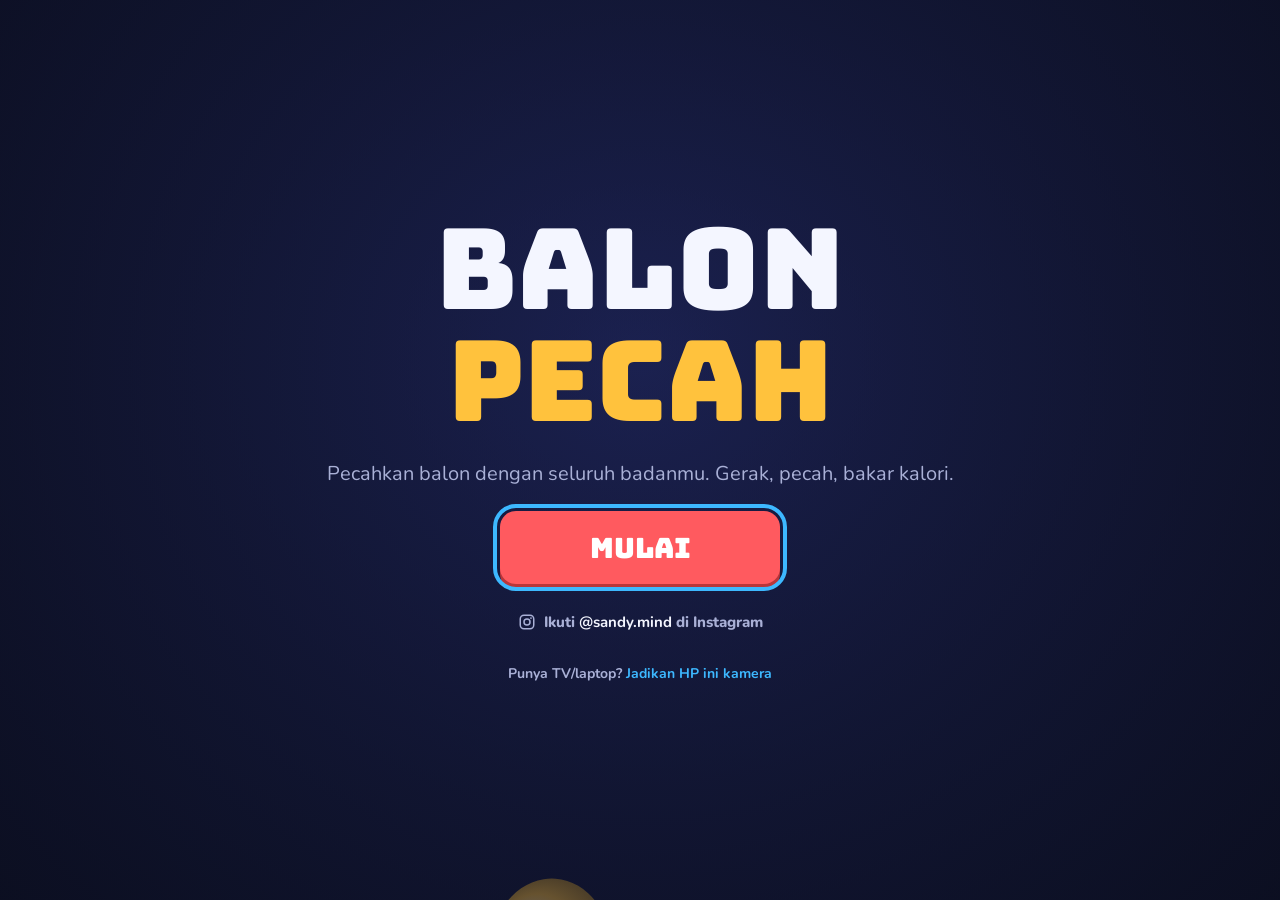
<file: index.html>
<!doctype html>
<html lang="id">
<head>
<meta charset="utf-8">
<meta name="viewport" content="width=device-width,initial-scale=1,viewport-fit=cover">
<title>Balon Pecah</title>
<!-- Alamat utama langsung membuka game (sama seperti aplikasi). HP sebagai kamera: camera.html -->
<meta http-equiv="refresh" content="0; url=tv.html">
<script>location.replace('tv.html' + location.search + location.hash);</script>
<style>body{margin:0;background:#0b0e1f;color:#f4f6ff;font:16px system-ui,sans-serif;display:grid;place-items:center;min-height:100vh}a{color:#ffc23d}</style>
</head>
<body>
<p>Membuka Balon Pecah… <a href="tv.html">Klik di sini</a> bila tidak terbuka otomatis.</p>
</body>
</html>
</file>
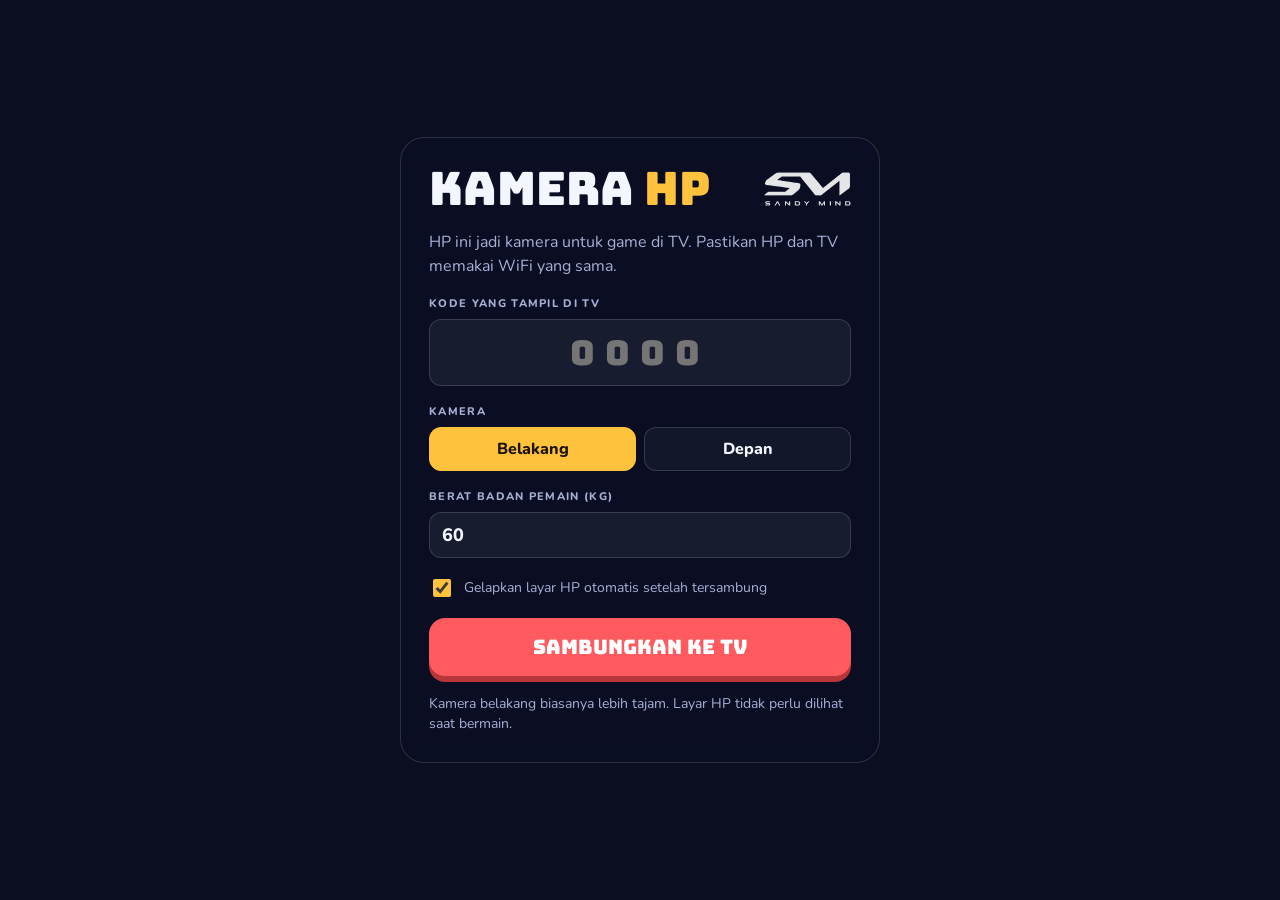
<file: camera.html>
<!doctype html>
<html lang="id">
<head>
<meta charset="utf-8">
<meta name="viewport" content="width=device-width,initial-scale=1,viewport-fit=cover">
<title>Balon Pecah Kamera</title>
<link rel="stylesheet" href="common.css">
<style>
/* Layout: satu kolom untuk HP; setelah tersambung, pratinjau kamera di atas dan kontrol di bawah */
body{min-height:100%;display:grid;place-items:center;
  padding:calc(20px + env(safe-area-inset-top,0px)) max(16px,env(safe-area-inset-right,0px)) calc(20px + env(safe-area-inset-bottom,0px)) max(16px,env(safe-area-inset-left,0px))}
.preview{position:relative;width:100%;aspect-ratio:16/9;max-width:100%;background:#000;border-radius:16px;overflow:hidden}
.preview video{width:100%;height:100%;object-fit:contain;display:block}
.preview.front video{transform:scaleX(-1)}
.badges{display:flex;flex-wrap:wrap;gap:8px}
.badge{font-size:13px;font-weight:800;padding:6px 10px;border-radius:999px;background:rgba(255,255,255,.07);color:var(--muted)}
.badge.on{background:rgba(46,230,166,.15);color:var(--mint)}
.badge.off{background:rgba(255,90,95,.15);color:var(--coral)}
.tvstat{display:grid;grid-template-columns:repeat(3,1fr);gap:8px;text-align:center}
.tvstat div{background:rgba(255,255,255,.05);border-radius:12px;padding:10px 6px}
.tvstat b{display:block;font-family:var(--display);font-weight:400;font-size:22px;font-variant-numeric:tabular-nums}
.warn{background:rgba(255,194,61,.12);color:var(--sun);border-radius:12px;padding:10px 12px;font-weight:700;font-size:14px}
.tips{margin:0;padding-left:1.2em;color:var(--muted);line-height:1.6;font-size:14px}
#codeInput{font-family:var(--display);font-weight:400;font-size:34px;letter-spacing:.3em;text-align:center}
.check{display:flex;gap:10px;align-items:center;font-size:14px;color:var(--muted);cursor:pointer}
.check input{width:18px;height:18px;accent-color:var(--sun)}
/* Layar gelap: hitam pekat (hemat baterai di layar OLED), kamera dan pengiriman tetap jalan */
#dim{position:fixed;inset:0;z-index:50;background:#000;cursor:pointer}
#dimInfo{position:absolute;display:flex;align-items:center;gap:8px;font-size:13px;font-weight:700;color:#3a3d4a;transition:left 1s,top 1s}
#dimDot{width:8px;height:8px;border-radius:50%;background:#1d5c47}
#dimDot.off{background:#5c1d20}
</style>
</head>
<body>

<!-- 1. Masukkan kode TV -->
<section class="card" id="setup">
  <div class="card-head"><h1>Kamera <span>HP</span></h1><img class="brand" src="img/sandymind-white.png" alt="Sandy Mind"></div>
  <p class="lead">HP ini jadi kamera untuk game di TV. Pastikan HP dan TV memakai WiFi yang sama.</p>
  <label class="field" for="codeInput" id="codeField"><span class="label">Kode yang tampil di TV</span>
    <input id="codeInput" type="text" inputmode="numeric" maxlength="4" autocomplete="off" placeholder="0000"></label>
  <div class="field"><span class="label">Kamera</span>
    <div class="row" id="facingRow">
      <button class="seg" type="button" data-facing="environment" aria-pressed="true">Belakang</button>
      <button class="seg" type="button" data-facing="user" aria-pressed="false">Depan</button>
    </div>
  </div>
  <label class="field" for="weightInput"><span class="label">Berat badan pemain (kg)</span>
    <input id="weightInput" type="number" min="20" max="200" value="60" inputmode="numeric"></label>
  <label class="check" for="autoDim"><input type="checkbox" id="autoDim" checked> Gelapkan layar HP otomatis setelah tersambung</label>
  <button class="btn" id="connectBtn" type="button">Sambungkan ke TV</button>
  <div class="status" id="status">Kamera belakang biasanya lebih tajam. Layar HP tidak perlu dilihat saat bermain.</div>
</section>

<!-- 2. Tersambung -->
<section class="card" id="live" hidden>
  <div class="badges">
    <span class="badge on" id="connBadge">Tersambung ke TV</span>
    <span class="badge" id="poseBadge">Mencari badan…</span>
    <span class="badge" id="fpsBadge">0 fps</span>
  </div>
  <div class="preview" id="previewBox"><video id="preview" playsinline muted autoplay></video></div>
  <div class="warn" id="rotateWarn" hidden>Putar HP ke posisi mendatar supaya gambar di TV penuh.</div>
  <div class="tvstat">
    <div><span class="label">Skor</span><b id="tvScore">0</b></div>
    <div><span class="label" id="tvLivesLabel">Nyawa</span><b id="tvLives">3</b></div>
    <div><span class="label">Kalori</span><b id="tvKcal">0.0</b></div>
  </div>
  <button class="btn" id="startBtn" type="button">Mulai game</button>
  <button class="btn alt" id="dimBtn" type="button">Gelapkan layar</button>
  <div class="row">
    <button class="btn ghost" id="flipBtn" type="button" style="flex:1">Ganti kamera</button>
    <button class="btn ghost" id="stopBtn" type="button" style="flex:1">Putuskan</button>
  </div>
  <ol class="tips">
    <li>Letakkan HP mendatar di bawah atau di atas TV, kamera menghadap kamu.</li>
    <li>Jangan mengunci HP atau menekan tombol power: kamera ikut mati. Pakai "Gelapkan layar" saja. Sebaiknya sambil dicas.</li>
  </ol>
</section>

<!-- Layar gelap: ketuk di mana saja untuk menyalakan lagi -->
<div id="dim" hidden>
  <div id="dimInfo"><span id="dimDot"></span><span id="dimText">Kamera aktif · ketuk untuk menyalakan layar</span></div>
</div>

<script src="vendor/peerjs.min.js"></script>
<script type="module">
// MediaPipe 0.10.14 dan model pose disimpan di vendor/ supaya bisa dipakai tanpa internet
const MP_BASE = new URL('vendor/mediapipe', location.href).href;
const MODEL_URL = new URL('vendor/models/pose_landmarker_lite.task', location.href).href;
const PEER_PREFIX = 'balonpecah-tv-';

const $ = id => document.getElementById(id);
const video = $('preview');
const params = new URLSearchParams(location.search);
const DEMO = params.has('demo'); // untuk uji coba tanpa kamera: gambar orang-orangan bergerak
// ?local=1: halaman ini dibuka langsung dari aplikasi TV (mode tanpa internet), sambungan lewat WiFi saja
const LOCAL = params.has('local');

let facing = 'environment', stream = null, pose = null;
let peer = null, conn = null, mediaCall = null, localPc = null, tvCode = '';
let running = false, lastVT = -1, frames = 0, poseOk = false, wakeLock = null;

if (/^\d{4}$/.test(params.get('code') || '')) $('codeInput').value = params.get('code');
if (LOCAL) {
  $('codeField').hidden = true;
  $('status').textContent = 'Mode tanpa internet: HP tersambung langsung ke TV lewat WiFi. Kode tidak diperlukan.';
}
try { $('weightInput').value = localStorage.getItem('balonPecahWeight') || 60; } catch {}

const setStatus = (msg, kind = '') => { const s = $('status'); s.textContent = msg; s.className = 'status ' + kind; };

$('facingRow').addEventListener('click', e => {
  const b = e.target.closest('.seg'); if (!b) return;
  facing = b.dataset.facing;
  document.querySelectorAll('#facingRow .seg').forEach(s => s.setAttribute('aria-pressed', String(s === b)));
});

$('connectBtn').addEventListener('click', connect);
$('startBtn').addEventListener('click', () => conn?.open && conn.send({ t: 'start' }));
$('flipBtn').addEventListener('click', flipCamera);
$('stopBtn').addEventListener('click', () => disconnect('Sambungan diputus.'));
$('weightInput').addEventListener('change', sendSettings);

async function connect() {
  tvCode = $('codeInput').value.trim();
  if (!LOCAL && !/^\d{4}$/.test(tvCode)) { setStatus('Masukkan 4 angka kode yang tampil di layar TV.', 'err'); return; }
  const btn = $('connectBtn');
  btn.disabled = true;
  try {
    setStatus('Membuka kamera…');
    stream = await openCamera();
    video.srcObject = stream;
    await video.play();
    if (!DEMO && !pose) { setStatus('Memuat pendeteksi gerak tubuh… (pertama kali butuh beberapa detik)'); await initPose(); }
    setStatus('Menghubungkan ke TV…');
    await (LOCAL ? openLocal() : openPeer());
  } catch (err) {
    console.error(err);
    stopCamera();
    setStatus(err.friendly || `Gagal: ${err.name === 'NotAllowedError' ? 'izin kamera ditolak. Izinkan kamera di pengaturan browser.' : err.message}`, 'err');
    btn.disabled = false;
    return;
  }
  btn.disabled = false;
  $('setup').hidden = true; $('live').hidden = false;
  $('previewBox').classList.toggle('front', facing === 'user');
  try { wakeLock = await navigator.wakeLock?.request('screen'); } catch {}
  running = true;
  requestAnimationFrame(loop);
  scheduleAutoDim(10000);
}

/* ---------- Gelapkan layar ----------
   Browser tidak bisa mematikan layar tanpa ikut mematikan kamera, jadi layar ditutup hitam pekat.
   Wake lock tetap aktif supaya HP tidak terkunci sendiri. */
let dimTimer = 0, dimMoveTimer = 0;
function scheduleAutoDim(ms) {
  clearTimeout(dimTimer);
  if ($('autoDim').checked) dimTimer = setTimeout(() => { if (running) setDim(true); }, ms);
}
function setDim(on) {
  clearTimeout(dimTimer);
  clearInterval(dimMoveTimer);
  $('dim').hidden = !on;
  if (on) {
    moveDimInfo();
    dimMoveTimer = setInterval(moveDimInfo, 20000); // pindahkan teks agar tidak membekas di layar
  } else {
    scheduleAutoDim(15000);
  }
}
function moveDimInfo() {
  const info = $('dimInfo');
  info.style.left = Math.round(Math.random() * Math.max(0, innerWidth - info.offsetWidth - 16) + 8) + 'px';
  info.style.top = Math.round(Math.random() * Math.max(0, innerHeight - info.offsetHeight - 16) + 8) + 'px';
}
$('dimBtn').addEventListener('click', () => {
  document.documentElement.requestFullscreen?.().catch(() => {}); // sembunyikan status bar bila diizinkan
  setDim(true);
});
$('dim').addEventListener('click', () => setDim(false));
// Sentuhan di halaman menunda gelap otomatis
document.addEventListener('pointerdown', () => { if (running && $('dim').hidden) scheduleAutoDim(15000); });

/* ---------- Kamera & pose ---------- */
async function openCamera() {
  if (DEMO) return demoStream();
  return navigator.mediaDevices.getUserMedia({
    video: { facingMode: { ideal: facing }, width: { ideal: 960 }, height: { ideal: 540 }, frameRate: { ideal: 30 } },
    audio: false,
  });
}
function stopCamera() { stream?.getTracks().forEach(t => t.stop()); stream = null; }

async function initPose() {
  const { PoseLandmarker, FilesetResolver } = await import(`${MP_BASE}/vision_bundle.mjs`);
  const files = await FilesetResolver.forVisionTasks(`${MP_BASE}/wasm`);
  const opts = delegate => ({ baseOptions: { modelAssetPath: MODEL_URL, delegate }, runningMode: 'VIDEO', numPoses: 1 });
  try { pose = await PoseLandmarker.createFromOptions(files, opts('GPU')); }
  catch { pose = await PoseLandmarker.createFromOptions(files, opts('CPU')); }
}

async function flipCamera() {
  if (DEMO) return;
  facing = facing === 'user' ? 'environment' : 'user';
  try {
    const next = await openCamera();
    stopCamera();
    stream = next; video.srcObject = stream; await video.play();
    $('previewBox').classList.toggle('front', facing === 'user');
    // Ganti track video yang dikirim ke TV tanpa menyambung ulang
    const pc = localPc || mediaCall?.peerConnection;
    const sender = pc?.getSenders().find(s => s.track?.kind === 'video');
    await sender?.replaceTrack(stream.getVideoTracks()[0]);
  } catch (err) { console.error(err); }
}

/* ---------- Sambungan ke TV ---------- */
const friendlyError = msg => { const e = new Error(msg); e.friendly = msg; return e; };
const iceDone = (pc, ms) => new Promise(resolve => {
  if (pc.iceGatheringState === 'complete') return resolve();
  const t = setTimeout(resolve, ms);
  pc.addEventListener('icegatheringstatechange', () => { if (pc.iceGatheringState === 'complete') { clearTimeout(t); resolve(); } });
});

// Mode tanpa internet: WebRTC langsung ke TV. Penawaran sambungan dikirim ke server kecil di aplikasi TV
// (alamat yang sama dengan halaman ini), lalu TV membalas dengan jawabannya.
async function openLocal() {
  const pc = new RTCPeerConnection({ iceServers: [] });
  stream.getTracks().forEach(t => pc.addTrack(t, stream));
  const ch = pc.createDataChannel('game');
  await pc.setLocalDescription(await pc.createOffer());
  await iceDone(pc, 2500);
  let res;
  try {
    res = await fetch('signal', { method: 'POST', headers: { 'Content-Type': 'application/json' }, body: JSON.stringify(pc.localDescription) });
  } catch { res = null; }
  if (!res?.ok) { pc.close(); throw friendlyError('TV tidak menjawab. Pastikan aplikasi Balon Pecah di TV sedang terbuka.'); }
  await pc.setRemoteDescription(await res.json());
  await new Promise((resolve, reject) => {
    const t = setTimeout(() => { pc.close(); reject(friendlyError('Gagal tersambung ke TV. Pastikan HP dan TV memakai WiFi yang sama.')); }, 10000);
    ch.onopen = () => { clearTimeout(t); resolve(); };
  });
  localPc = pc;
  conn = { get open() { return ch.readyState === 'open'; }, send: o => { if (ch.readyState === 'open') ch.send(JSON.stringify(o)); }, close: () => pc.close() };
  ch.onmessage = e => { try { onTvData(JSON.parse(e.data)); } catch {} };
  ch.onclose = () => { if (running) disconnect('Koneksi ke TV terputus. Sambungkan lagi.'); };
  sendSettings();
}

function openPeer() {
  return new Promise((resolve, reject) => {
    const fail = msg => { const e = new Error(msg); e.friendly = msg; reject(e); };
    peer = new Peer({ debug: 0 });
    const timer = setTimeout(() => fail('TV tidak menjawab. Pastikan halaman TV terbuka dan kodenya benar.'), 15000);
    peer.on('open', () => {
      conn = peer.connect(PEER_PREFIX + tvCode, { serialization: 'json', reliable: true });
      conn.on('open', () => {
        clearTimeout(timer);
        sendSettings();
        mediaCall = peer.call(PEER_PREFIX + tvCode, stream);
        resolve();
      });
      conn.on('data', onTvData);
      conn.on('close', () => { if (running) disconnect('Koneksi ke TV terputus. Sambungkan lagi.'); });
    });
    peer.on('error', err => {
      clearTimeout(timer);
      if (err.type === 'peer-unavailable') fail('Kode TV tidak ditemukan. Cek lagi kode yang tampil di TV.');
      else if (!running) fail(`Gagal terhubung (${err.type}). Cek koneksi internet HP.`);
    });
    peer.on('disconnected', () => { if (!peer.destroyed) peer.reconnect(); });
  });
}

function sendSettings() {
  const w = Math.round(+$('weightInput').value);
  if (!(w >= 20 && w <= 200)) return;
  try { localStorage.setItem('balonPecahWeight', w); } catch {}
  if (conn?.open) conn.send({ t: 'settings', weight: w });
}

function onTvData(m) {
  if (m?.t !== 'status') return;
  $('tvScore').textContent = m.score;
  // Mode Bocil tanpa nyawa: tampilkan sisa waktu
  const bocil = m.mode === 'bocil';
  $('tvLivesLabel').textContent = bocil ? 'Waktu' : 'Nyawa';
  $('tvLives').textContent = bocil ? `${Math.floor(m.timeLeft / 60)}:${String(m.timeLeft % 60).padStart(2, '0')}` : m.lives;
  $('tvKcal').textContent = (+m.kcal).toFixed(1);
  // Tombol Mulai hanya berfungsi di layar pengaturan / hasil di TV
  const ready = m.phase === 'menu' || m.phase === 'result';
  const busy = ['position', 'countdown', 'play', 'over'].includes(m.phase);
  $('startBtn').disabled = !ready;
  $('startBtn').textContent = busy ? 'Game berjalan…' : m.phase === 'result' ? 'Main lagi' : ready ? 'Mulai game' : 'Pilih mode di TV';
}

function disconnect(msg) {
  running = false;
  clearTimeout(dimTimer); clearInterval(dimMoveTimer);
  $('dim').hidden = true;
  if (document.fullscreenElement) document.exitFullscreen?.().catch(() => {});
  conn?.close(); mediaCall?.close(); peer?.destroy();
  conn = mediaCall = peer = localPc = null;
  stopCamera();
  wakeLock?.release?.().catch(() => {}); wakeLock = null;
  $('live').hidden = true; $('setup').hidden = false;
  setStatus(msg, 'err');
}

/* ---------- Loop: deteksi pose lalu kirim ke TV ---------- */
const r3 = v => Math.round(v * 1000) / 1000;
function loop(now) {
  if (!running) return;
  if (video.readyState >= 2 && video.currentTime !== lastVT) {
    lastVT = video.currentTime;
    const lm = DEMO ? demoPose(now / 1000) : pose.detectForVideo(video, now).landmarks?.[0] || null;
    poseOk = !!lm;
    frames++;
    if (conn?.open) {
      let p = null;
      if (lm) { p = []; for (const q of lm) p.push(r3(q.x), r3(q.y), r3(q.visibility ?? 1)); }
      conn.send({ t: 'pose', w: video.videoWidth, h: video.videoHeight, p });
    }
  }
  requestAnimationFrame(loop);
}

setInterval(() => {
  if (!running) return;
  $('fpsBadge').textContent = `${frames * 2} fps`;
  frames = 0;
  const pb = $('poseBadge');
  pb.textContent = poseOk ? 'Badan terdeteksi' : 'Badan belum terlihat';
  pb.className = 'badge ' + (poseOk ? 'on' : 'off');
  $('dimDot').classList.toggle('off', !poseOk);
  $('rotateWarn').hidden = !(video.videoHeight > video.videoWidth);
}, 500);

document.addEventListener('visibilitychange', async () => {
  if (document.visibilityState === 'visible' && running && !wakeLock) {
    try { wakeLock = await navigator.wakeLock?.request('screen'); } catch {}
  }
});

/* ---------- Mode demo (?demo): orang-orangan sintetis untuk menguji tanpa kamera ---------- */
let demoCanvas = null;
function demoStream() {
  demoCanvas = document.createElement('canvas');
  demoCanvas.width = 640; demoCanvas.height = 360;
  const draw = () => { drawDemo(performance.now() / 1000); if (stream) requestAnimationFrame(draw); };
  const s = demoCanvas.captureStream(30);
  requestAnimationFrame(draw);
  return Promise.resolve(s);
}
function demoPose(t) {
  const L = Array.from({ length: 33 }, () => ({ x: 0.5, y: 0.5, visibility: 0 }));
  const set = (i, x, y) => { L[i] = { x, y, visibility: 0.99 }; };
  const sway = Math.sin(t * 1.3) * 0.1;
  set(0, 0.5 + sway, 0.22); set(11, 0.44 + sway, 0.35); set(12, 0.56 + sway, 0.35);
  set(23, 0.46 + sway, 0.6); set(24, 0.54 + sway, 0.6); set(25, 0.45 + sway, 0.76); set(26, 0.55 + sway, 0.76);
  set(27, 0.45 + sway, 0.93); set(28, 0.55 + sway, 0.93);
  const lw = { x: 0.5 + sway + Math.cos(t * 2.2) * 0.38, y: 0.42 + Math.sin(t * 2.9) * 0.32 };
  const rw = { x: 0.5 + sway + Math.cos(t * 1.7 + 2) * 0.38, y: 0.42 + Math.sin(t * 2.3 + 1) * 0.32 };
  set(13, (L[11].x + lw.x) / 2, (L[11].y + lw.y) / 2); set(14, (L[12].x + rw.x) / 2, (L[12].y + rw.y) / 2);
  set(15, lw.x, lw.y); set(16, rw.x, rw.y);
  for (const [i, w] of [[17, lw], [19, lw], [21, lw], [18, rw], [20, rw], [22, rw]]) set(i, w.x, w.y - 0.03);
  return L;
}
function drawDemo(t) {
  const c = demoCanvas.getContext('2d'), w = demoCanvas.width, h = demoCanvas.height;
  c.fillStyle = '#20263f'; c.fillRect(0, 0, w, h);
  const L = demoPose(t);
  c.strokeStyle = '#e8ecff'; c.lineWidth = 8; c.lineCap = 'round';
  c.beginPath();
  for (const [a, b] of [[11,12],[11,13],[13,15],[12,14],[14,16],[11,23],[12,24],[23,24],[23,25],[25,27],[24,26],[26,28]]) {
    c.moveTo(L[a].x * w, L[a].y * h); c.lineTo(L[b].x * w, L[b].y * h);
  }
  c.stroke();
  c.fillStyle = '#e8ecff'; c.beginPath(); c.arc(L[0].x * w, L[0].y * h, 22, 0, 7); c.fill();
}
</script>
</body>
</html>
</file>
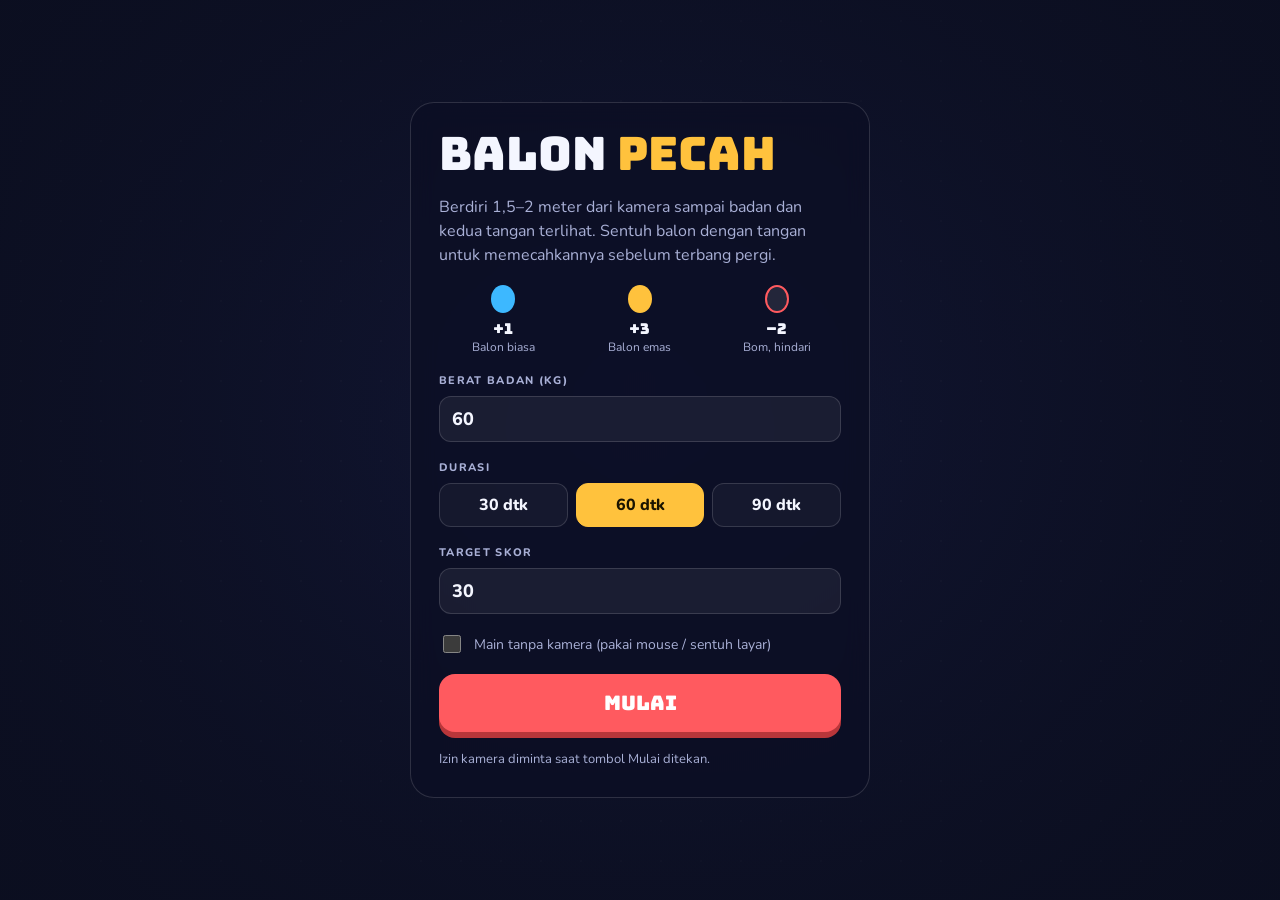
<file: solo.html>
<!doctype html>
<html lang="id">
<head>
<meta charset="utf-8">
<meta name="viewport" content="width=device-width,initial-scale=1,viewport-fit=cover">
<title>Balon Pecah AR</title>
<link rel="preconnect" href="https://fonts.googleapis.com">
<link rel="preconnect" href="https://fonts.gstatic.com" crossorigin>
<link href="https://fonts.googleapis.com/css2?family=Bungee&family=Nunito:wght@400;700;800&display=swap" rel="stylesheet">
<style>
/* Layout: kamera layar penuh sebagai arena, HUD tipis di atas, panel menu/hasil di tengah */
:root{
  --night:#0b0e1f; --panel:rgba(12,15,36,.78); --line:rgba(255,255,255,.14);
  --text:#f4f6ff; --muted:#a9b0d6;
  --sun:#ffc23d; --coral:#ff5a5f; --mint:#2ee6a6; --sky:#3db8ff;
  --display:"Bungee","Arial Black",system-ui,sans-serif;
  --body:"Nunito",system-ui,-apple-system,"Segoe UI",sans-serif;
  color-scheme:dark;
}
*{box-sizing:border-box}
[hidden]{display:none!important}
html,body{height:100%;margin:0}
body{background:var(--night);color:var(--text);font-family:var(--body);overflow:hidden;touch-action:none;user-select:none;-webkit-user-select:none}
#cam{position:fixed;left:0;top:0;width:2px;height:2px;opacity:0;pointer-events:none}
#stage{position:fixed;inset:0;width:100%;height:100%;display:block}

.hud{position:fixed;left:0;right:0;top:0;display:grid;grid-template-columns:1fr auto 1fr;gap:12px;align-items:start;
  padding:calc(12px + env(safe-area-inset-top,0px)) max(16px,env(safe-area-inset-right,0px)) 0 max(16px,env(safe-area-inset-left,0px));pointer-events:none}
.chip{background:var(--panel);border:1px solid var(--line);border-radius:14px;padding:8px 14px;backdrop-filter:blur(8px);-webkit-backdrop-filter:blur(8px)}
.label{font-size:11px;letter-spacing:.12em;text-transform:uppercase;color:var(--muted);font-weight:800}
.val{font-family:var(--display);font-size:clamp(20px,4vw,30px);line-height:1.15;font-variant-numeric:tabular-nums}
.val small{font-size:.55em;color:var(--muted)}
.bar{height:6px;border-radius:3px;background:rgba(255,255,255,.12);margin-top:6px;overflow:hidden;min-width:120px}
.bar i{display:block;height:100%;width:0;background:var(--mint);transition:width .2s}
.left{justify-self:start}
.timer{justify-self:center;text-align:center;min-width:110px}
.timer .val{font-size:clamp(34px,7vw,56px)}
.timer.low .val{color:var(--coral);animation:pulse 1s infinite}
.kcal{justify-self:end;text-align:right}
.kcal .val{color:var(--sun)}
.met{font-size:12px;color:var(--muted);margin-top:4px;font-weight:700}
@keyframes pulse{50%{transform:scale(1.08)}}

.hint{position:fixed;left:50%;bottom:calc(20px + env(safe-area-inset-bottom,0px));transform:translateX(-50%);background:var(--panel);border:1px solid var(--line);
  padding:10px 16px;border-radius:999px;font-weight:700;font-size:14px;max-width:calc(100% - 32px);text-align:center;pointer-events:none}

.screen{position:fixed;inset:0;display:grid;place-items:center;overflow:auto;
  padding:24px max(16px,env(safe-area-inset-right,0px)) 24px max(16px,env(safe-area-inset-left,0px));
  background:radial-gradient(ellipse at center,rgba(11,14,31,.55),rgba(11,14,31,.92))}
#countdown{background:transparent;pointer-events:none}
.card{width:min(460px,100%);background:var(--panel);border:1px solid var(--line);border-radius:24px;padding:28px;display:flex;flex-direction:column;gap:18px;
  backdrop-filter:blur(12px);-webkit-backdrop-filter:blur(12px)}
h1{font-family:var(--display);font-size:clamp(32px,8vw,46px);line-height:1;margin:0;text-wrap:balance;font-weight:400}
h1 span{color:var(--sun)}
.lead{margin:0;color:var(--muted);line-height:1.5}
.field{display:flex;flex-direction:column;gap:8px}
.row{display:flex;gap:8px;flex-wrap:wrap}
input[type=number]{font:inherit;font-weight:800;font-size:18px;background:rgba(255,255,255,.06);color:var(--text);border:1px solid var(--line);border-radius:12px;padding:10px 12px;width:100%}
.seg{flex:1;min-width:80px;font:inherit;font-weight:800;padding:10px;border-radius:12px;border:1px solid var(--line);background:rgba(255,255,255,.04);color:var(--text);cursor:pointer}
.seg[aria-pressed=true]{background:var(--sun);color:#1b1400;border-color:var(--sun)}
.check{display:flex;gap:10px;align-items:center;font-size:14px;color:var(--muted);cursor:pointer}
.check input{width:18px;height:18px;accent-color:var(--sun)}
.btn{font-family:var(--display);font-size:20px;padding:16px;border-radius:16px;border:0;background:var(--coral);color:#fff;cursor:pointer;box-shadow:0 6px 0 #b8363a}
.btn:active{transform:translateY(3px);box-shadow:0 3px 0 #b8363a}
.btn:disabled{opacity:.55;cursor:wait}
.btn.ghost{background:transparent;border:1px solid var(--line);box-shadow:none;font-size:15px;padding:12px}
:focus-visible{outline:3px solid var(--sky);outline-offset:2px}
.status{font-size:13px;color:var(--muted);min-height:1.2em;line-height:1.4}
.status.err{color:var(--coral)}
.legend{display:grid;grid-template-columns:repeat(3,1fr);gap:8px;font-size:12px;color:var(--muted);text-align:center}
.legend b{display:block;font-size:15px;color:var(--text);font-family:var(--display);font-weight:400}
.dot{width:24px;height:28px;border-radius:50%;margin:0 auto 6px}
.big{font-family:var(--display);font-size:clamp(100px,26vw,190px);color:var(--sun);text-shadow:0 8px 0 rgba(0,0,0,.35)}
.stats{display:grid;grid-template-columns:1fr 1fr;gap:10px}
.stat{background:rgba(255,255,255,.05);border-radius:14px;padding:12px}
.stat .val{font-size:24px}
.verdict{font-family:var(--display);font-size:24px;line-height:1.2}
.verdict.win{color:var(--mint)} .verdict.lose{color:var(--coral)}
.note{font-size:13px}
@media (max-width:560px){
  .hud{grid-template-columns:1fr 1fr}
  .timer{grid-column:1/-1;grid-row:1;padding:4px 14px}
  .card{padding:20px;gap:14px}
}
@media (prefers-reduced-motion:reduce){.timer.low .val{animation:none}}
</style>
</head>
<body>
<video id="cam" playsinline muted></video>
<canvas id="stage"></canvas>

<div class="hud" id="hud" hidden>
  <div class="chip left">
    <div class="label">Skor / Target</div>
    <div class="val"><span id="score">0</span> <small>/ <span id="target">30</span></small></div>
    <div class="bar"><i id="progress"></i></div>
  </div>
  <div class="chip timer" id="timerBox">
    <div class="label">Waktu</div>
    <div class="val" id="timer">60</div>
  </div>
  <div class="chip kcal">
    <div class="label">Kalori</div>
    <div class="val"><span id="kcal">0.0</span> <small>kkal</small></div>
    <div class="met" id="met">Santai</div>
  </div>
</div>
<div class="hint" id="hint" hidden></div>

<section class="screen" id="menu">
  <div class="card">
    <h1>Balon <span>Pecah</span></h1>
    <p class="lead">Berdiri 1,5–2 meter dari kamera sampai badan dan kedua tangan terlihat. Sentuh balon dengan tangan untuk memecahkannya sebelum terbang pergi.</p>
    <div class="legend">
      <div><div class="dot" style="background:var(--sky)"></div><b>+1</b>Balon biasa</div>
      <div><div class="dot" style="background:var(--sun)"></div><b>+3</b>Balon emas</div>
      <div><div class="dot" style="background:#23263a;border:2px solid var(--coral)"></div><b>−2</b>Bom, hindari</div>
    </div>
    <label class="field" for="weight"><span class="label">Berat badan (kg)</span>
      <input id="weight" type="number" min="20" max="200" value="60" inputmode="numeric"></label>
    <div class="field"><span class="label">Durasi</span>
      <div class="row" id="durations">
        <button class="seg" type="button" data-sec="30" aria-pressed="false">30 dtk</button>
        <button class="seg" type="button" data-sec="60" aria-pressed="true">60 dtk</button>
        <button class="seg" type="button" data-sec="90" aria-pressed="false">90 dtk</button>
      </div>
    </div>
    <label class="field" for="targetInput"><span class="label">Target skor</span>
      <input id="targetInput" type="number" min="1" max="300" value="30" inputmode="numeric"></label>
    <label class="check" for="noCam"><input type="checkbox" id="noCam"> Main tanpa kamera (pakai mouse / sentuh layar)</label>
    <button class="btn" id="startBtn" type="button">Mulai</button>
    <div class="status" id="status">Izin kamera diminta saat tombol Mulai ditekan.</div>
  </div>
</section>

<section class="screen" id="countdown" hidden><div class="big" id="cd">3</div></section>

<section class="screen" id="result" hidden>
  <div class="card">
    <div class="verdict" id="verdict">Target tercapai!</div>
    <div class="stats">
      <div class="stat"><div class="label">Skor</div><div class="val" id="rScore">0</div></div>
      <div class="stat"><div class="label">Balon pecah</div><div class="val" id="rPopped">0</div></div>
      <div class="stat"><div class="label">Total kalori</div><div class="val" id="rKcal">0</div></div>
      <div class="stat"><div class="label">Kalori / balon</div><div class="val" id="rPer">0</div></div>
      <div class="stat"><div class="label">Ketepatan</div><div class="val" id="rAcc">0%</div></div>
      <div class="stat"><div class="label">Skor terbaik</div><div class="val" id="rBest">0</div></div>
    </div>
    <p class="lead note">Kalori adalah perkiraan: MET × berat badan × durasi. Nilai MET naik-turun mengikuti seberapa banyak tubuhmu bergerak (2 = diam, 8 = sangat aktif).</p>
    <button class="btn" id="againBtn" type="button">Main lagi</button>
    <button class="btn ghost" id="menuBtn" type="button">Ubah pengaturan</button>
  </div>
</section>

<script type="module">
const MP_VER = '0.10.14';
const MP_BASE = `https://cdn.jsdelivr.net/npm/@mediapipe/tasks-vision@${MP_VER}`;
const MODEL_URL = 'https://storage.googleapis.com/mediapipe-models/pose_landmarker/pose_landmarker_lite/float16/1/pose_landmarker_lite.task';

const $ = id => document.getElementById(id);
const canvas = $('stage'), ctx = canvas.getContext('2d');
const video = $('cam');

const rand = (a, b) => a + Math.random() * (b - a);
const clamp = (v, a, b) => Math.max(a, Math.min(b, v));
const lerp = (a, b, t) => a + (b - a) * t;
const pick = arr => arr[(Math.random() * arr.length) | 0];
const easeOutBack = t => { const c = 1.7; return 1 + (c + 1) * Math.pow(t - 1, 3) + c * Math.pow(t - 1, 2); };

const COLORS = ['#ff5a5f', '#3db8ff', '#2ee6a6', '#a77bff', '#ff8a3d', '#ff6fb5'];
const GOLD = '#ffc23d';
const TARGETS = { 30: 15, 60: 30, 90: 45 };
// Titik pose MediaPipe: 0 hidung, 11/12 bahu, 15/16 pergelangan tangan, 17-22 jari, 23/24 pinggul, 27/28 pergelangan kaki
const MOVE_PTS = [0, 15, 16, 23, 24, 27, 28];
const BONES = [[11,12],[11,13],[13,15],[12,14],[14,16],[11,23],[12,24],[23,24],[23,25],[25,27],[24,26],[26,28]];

const state = {
  phase: 'menu', duration: 60, target: 30, weight: 60, usePointer: false,
  timeLeft: 60, score: 0, popped: 0, escaped: 0, kcal: 0, kcalSincePop: 0,
  balloons: [], particles: [], texts: [], spawnIn: 0,
};
let W = 0, H = 0, DPR = 1, handR = 30, shake = 0, lastTick = 0;
let pose = null, camOn = false, lastVideoTime = -1, landmarks = null;
let hands = [], pointer = null, prevPose = null, prevPtr = null, intensity = 0;
let lastT = performance.now();
let best = 0;
try { best = +localStorage.getItem('balonPecahBest') || 0; } catch {}

/* ---------- Ukuran layar ---------- */
function resize() {
  DPR = Math.min(window.devicePixelRatio || 1, 2);
  W = innerWidth; H = innerHeight;
  canvas.width = W * DPR; canvas.height = H * DPR;
  ctx.setTransform(DPR, 0, 0, DPR, 0, 0);
  handR = Math.max(26, Math.min(W, H) * 0.055);
}
addEventListener('resize', resize);
resize();

/* ---------- Menu ---------- */
const show = (id, on) => { $(id).hidden = !on; };
const setStatus = (msg, err = false) => { const s = $('status'); s.textContent = msg; s.classList.toggle('err', err); };

$('durations').addEventListener('click', e => {
  const b = e.target.closest('.seg'); if (!b) return;
  document.querySelectorAll('.seg').forEach(s => s.setAttribute('aria-pressed', String(s === b)));
  state.duration = +b.dataset.sec;
  $('targetInput').value = TARGETS[state.duration];
});

$('startBtn').addEventListener('click', async () => {
  audio();
  state.weight = clamp(+$('weight').value || 60, 20, 200);
  state.target = clamp(Math.round(+$('targetInput').value || 30), 1, 300);
  state.usePointer = $('noCam').checked;
  const btn = $('startBtn');
  btn.disabled = true;
  if (!state.usePointer) {
    if (!camOn) {
      try { setStatus('Meminta izin kamera…'); await startCamera(); }
      catch (err) {
        setStatus(`Kamera tidak bisa dibuka (${err.name}). Izinkan akses kamera di browser, atau centang "Main tanpa kamera".`, true);
        btn.disabled = false; return;
      }
    }
    if (!pose) {
      try { setStatus('Memuat pendeteksi gerak tubuh… (pertama kali butuh beberapa detik)'); await initPose(); }
      catch (err) {
        console.error(err);
        setStatus('Pendeteksi gerak gagal dimuat. Cek koneksi internet, atau centang "Main tanpa kamera".', true);
        btn.disabled = false; return;
      }
    }
  }
  setStatus('');
  btn.disabled = false;
  navigator.wakeLock?.request('screen').catch(() => {});
  beginCountdown();
});
$('againBtn').addEventListener('click', () => { audio(); beginCountdown(); });
$('menuBtn').addEventListener('click', () => { show('result', false); show('menu', true); state.phase = 'menu'; });

/* ---------- Kamera & deteksi pose ---------- */
async function startCamera() {
  const stream = await navigator.mediaDevices.getUserMedia({
    video: { facingMode: 'user', width: { ideal: 1280 }, height: { ideal: 720 } }, audio: false,
  });
  video.srcObject = stream;
  await video.play();
  camOn = true;
}

async function initPose() {
  const { PoseLandmarker, FilesetResolver } = await import(`${MP_BASE}/vision_bundle.mjs`);
  const files = await FilesetResolver.forVisionTasks(`${MP_BASE}/wasm`);
  const opts = delegate => ({ baseOptions: { modelAssetPath: MODEL_URL, delegate }, runningMode: 'VIDEO', numPoses: 1 });
  try { pose = await PoseLandmarker.createFromOptions(files, opts('GPU')); }
  catch { pose = await PoseLandmarker.createFromOptions(files, opts('CPU')); }
}

// Video digambar "cover" (memenuhi layar) dan dicerminkan seperti selfie
function coverRect() {
  const vw = video.videoWidth, vh = video.videoHeight;
  const s = Math.max(W / vw, H / vh);
  return { x: (W - vw * s) / 2, y: (H - vh * s) / 2, w: vw * s, h: vh * s };
}
const toScreen = (lm, r) => ({ x: W - (r.x + lm.x * r.w), y: r.y + lm.y * r.h });
const usingCam = () => !state.usePointer && camOn;

function detect(now) {
  hands = [];
  if (!usingCam()) {
    landmarks = null;
    if (pointer && now - pointer.t < 1500) hands.push({ x: pointer.x, y: pointer.y });
    return;
  }
  if (!pose || video.readyState < 2) return;
  if (video.currentTime !== lastVideoTime) {
    lastVideoTime = video.currentTime;
    landmarks = pose.detectForVideo(video, now).landmarks?.[0] || null;
  }
  if (!landmarks) return;
  const r = coverRect();
  // Titik telapak = rata-rata pergelangan, telunjuk dan kelingking
  for (const [w, i, p] of [[15, 19, 17], [16, 20, 18]]) {
    const a = landmarks[w], b = landmarks[i], c = landmarks[p];
    if ((a.visibility ?? 1) < 0.4) continue;
    hands.push(toScreen({ x: (a.x + b.x + c.x) / 3, y: (a.y + b.y + c.y) / 3 }, r));
  }
}

/* ---------- Gerak tubuh -> intensitas -> MET ---------- */
function measureMovement(dt) {
  let raw = 0;
  const step = Math.max(dt, 1 / 120);
  if (usingCam() && landmarks) {
    const vw = video.videoWidth || 1, vh = video.videoHeight || 1;
    const P = i => ({ x: landmarks[i].x * vw, y: landmarks[i].y * vh, v: landmarks[i].visibility ?? 1 });
    const ls = P(11), rs = P(12);
    const shoulder = Math.hypot(ls.x - rs.x, ls.y - rs.y) || 1; // skala tubuh, supaya jarak ke kamera tidak berpengaruh
    const cur = MOVE_PTS.map(P);
    if (prevPose) {
      let d = 0;
      cur.forEach((p, k) => { const q = prevPose[k]; if (p.v > 0.5 && q.v > 0.5) d += Math.hypot(p.x - q.x, p.y - q.y); });
      raw = d / shoulder / step / 9; // ~9 lebar bahu/detik total = gerak penuh
    }
    prevPose = cur;
  } else if (!usingCam() && pointer) {
    if (prevPtr) raw = Math.hypot(pointer.x - prevPtr.x, pointer.y - prevPtr.y) / Math.max(W, 1) / step / 1.2;
    prevPtr = { x: pointer.x, y: pointer.y };
  } else {
    prevPose = null;
  }
  intensity += (clamp(raw, 0, 1.5) - intensity) * Math.min(1, dt * 2);
}
const currentMet = () => 2 + 6 * clamp(intensity, 0, 1);
function intensityLabel() {
  const i = clamp(intensity, 0, 1);
  const name = i < 0.2 ? 'Santai' : i < 0.45 ? 'Sedang' : i < 0.75 ? 'Aktif' : 'Intens!';
  return `${name} · MET ${currentMet().toFixed(1)}`;
}

canvas.addEventListener('pointermove', e => { pointer = { x: e.clientX, y: e.clientY, t: performance.now() }; });
canvas.addEventListener('pointerdown', e => { pointer = { x: e.clientX, y: e.clientY, t: performance.now() }; });

/* ---------- Alur permainan ---------- */
function resetGame() {
  Object.assign(state, {
    timeLeft: state.duration, score: 0, popped: 0, escaped: 0, kcal: 0, kcalSincePop: 0,
    balloons: [], particles: [], texts: [], spawnIn: 0.2,
  });
  lastTick = 0;
  updateHud();
}

function beginCountdown() {
  show('menu', false); show('result', false); show('hud', true); show('countdown', true);
  resetGame();
  state.phase = 'countdown';
  let n = 3;
  $('cd').textContent = n; beep(660, 0.12);
  const iv = setInterval(() => {
    n--;
    if (n > 0) { $('cd').textContent = n; beep(660, 0.12); }
    else { clearInterval(iv); show('countdown', false); beep(990, 0.25); state.phase = 'play'; }
  }, 1000);
}

function endGame() {
  state.phase = 'result';
  const win = state.score >= state.target;
  if (state.score > best) { best = state.score; try { localStorage.setItem('balonPecahBest', best); } catch {} }
  const v = $('verdict');
  v.textContent = win ? 'Target tercapai!' : `Kurang ${state.target - state.score} poin lagi`;
  v.className = 'verdict ' + (win ? 'win' : 'lose');
  $('rScore').textContent = `${state.score} / ${state.target}`;
  $('rPopped').textContent = state.popped;
  $('rKcal').textContent = `${state.kcal.toFixed(1)} kkal`;
  $('rPer').textContent = state.popped ? `${(state.kcal / state.popped).toFixed(2)} kkal` : '–';
  const tries = state.popped + state.escaped;
  $('rAcc').textContent = tries ? Math.round(state.popped / tries * 100) + '%' : '–';
  $('rBest').textContent = best;
  show('hud', false); show('hint', false); show('result', true);
  if (win) [784, 988, 1175, 1568].forEach((f, i) => setTimeout(() => beep(f, 0.18, 'triangle', 0.18), i * 120));
  else [392, 330, 262].forEach((f, i) => setTimeout(() => beep(f, 0.25, 'sine', 0.18), i * 180));
}

function spawn(prog) {
  const m = Math.min(W, H);
  const roll = Math.random();
  const type = roll < 0.1 ? 'gold' : roll < 0.18 + prog * 0.07 ? 'bomb' : 'normal';
  let r = m * rand(0.065, 0.09) * (1 - prog * 0.2);
  if (type === 'gold') r *= 0.8;
  const top = Math.min(H * 0.3, 130);
  let x, y, tries = 0;
  do {
    x = rand(r + 16, W - r - 16);
    y = rand(top + r, H - r * 2.6);
  } while (++tries < 12 && state.balloons.some(o => Math.hypot(o.x - x, o.y - y) < o.r + r + 30));
  const speed = m * rand(0.04, 0.09) * (1 + prog) * (type === 'gold' ? 1.8 : 1);
  const ang = Math.random() * Math.PI * 2;
  state.balloons.push({
    x, y, r, type, color: type === 'gold' ? GOLD : pick(COLORS),
    vx: Math.cos(ang) * speed, vy: Math.sin(ang) * speed,
    age: 0, life: rand(4.5, 6.5) - prog * 1.5 - (type === 'gold' ? 1 : 0),
    phase: Math.random() * 6.3, escaping: false, dead: false,
  });
}

function update(dt) {
  state.timeLeft -= dt;
  if (state.timeLeft <= 0) { state.timeLeft = 0; endGame(); return; }
  const sec = Math.ceil(state.timeLeft);
  if (sec <= 5 && sec !== lastTick) { lastTick = sec; beep(880, 0.08, 'square', 0.08); }

  const dk = currentMet() * state.weight * dt / 3600; // kkal = MET × kg × jam
  state.kcal += dk;
  state.kcalSincePop += dk;

  const prog = 1 - state.timeLeft / state.duration;
  state.spawnIn -= dt;
  const maxOnScreen = 2 + Math.round(prog * 3);
  if (state.spawnIn <= 0 && state.balloons.length < maxOnScreen) {
    spawn(prog);
    state.spawnIn = lerp(1.1, 0.45, prog) * rand(0.7, 1.3);
  }

  const top = Math.min(H * 0.3, 130);
  for (const b of state.balloons) {
    b.age += dt;
    if (!b.escaping && b.age > b.life) { b.escaping = true; b.vy = -Math.min(W, H) * 0.3; }
    if (b.escaping) {
      b.vy -= Math.min(W, H) * 1.6 * dt;
      b.x += b.vx * 0.3 * dt; b.y += b.vy * dt;
      if (b.y < -b.r * 3) { b.dead = true; if (b.type !== 'bomb') state.escaped++; }
    } else {
      b.x += b.vx * dt;
      b.y += (b.vy + Math.sin(b.age * 2 + b.phase) * b.r * 0.6) * dt;
      if (b.x < b.r + 8) { b.x = b.r + 8; b.vx = Math.abs(b.vx); }
      if (b.x > W - b.r - 8) { b.x = W - b.r - 8; b.vx = -Math.abs(b.vx); }
      if (b.y < top + b.r) { b.y = top + b.r; b.vy = Math.abs(b.vy); }
      if (b.y > H - b.r * 2.6) { b.y = H - b.r * 2.6; b.vy = -Math.abs(b.vy); }
    }
    if (!b.dead && b.age > 0.2) {
      for (const h of hands) {
        if (Math.hypot(h.x - b.x, h.y - b.y) < b.r * 0.95 + handR) { pop(b); break; }
      }
    }
  }
  state.balloons = state.balloons.filter(b => !b.dead);
}

function pop(b) {
  b.dead = true;
  if (b.type === 'bomb') {
    state.score = Math.max(0, state.score - 2);
    addText(b.x, b.y, '−2', '#ff5a5f', 'Bom!');
    burst(b.x, b.y, '#ff5a5f', 28, 1.6);
    burst(b.x, b.y, '#ffc23d', 14, 1.2);
    shake = 0.4; boom();
    return;
  }
  const pts = b.type === 'gold' ? 3 : 1;
  state.score += pts;
  state.popped++;
  const k = state.kcalSincePop; // kalori yang terbakar saat mengejar balon ini
  state.kcalSincePop = 0;
  addText(b.x, b.y, `+${pts}`, b.color, `${k.toFixed(2)} kkal`);
  burst(b.x, b.y, b.color, b.type === 'gold' ? 32 : 20, 1);
  popSound(b.type === 'gold');
}

/* ---------- Efek ---------- */
function burst(x, y, color, n, power) {
  const m = Math.min(W, H);
  for (let i = 0; i < n; i++) {
    const a = Math.random() * Math.PI * 2, s = m * rand(0.25, 0.9) * power;
    state.particles.push({ x, y, vx: Math.cos(a) * s, vy: Math.sin(a) * s - m * 0.2, rot: Math.random() * 6, vr: rand(-12, 12),
      size: rand(4, 10), color, life: rand(0.5, 0.9), age: 0 });
  }
  state.particles.push({ ring: true, x, y, color, age: 0, life: 0.35, size: m * 0.12 * power });
}
function addText(x, y, txt, color, sub) { state.texts.push({ x, y, txt, color, sub, age: 0 }); }
function updateFx(dt) {
  const g = Math.min(W, H) * 1.8;
  for (const p of state.particles) {
    p.age += dt;
    if (!p.ring) { p.vy += g * dt; p.x += p.vx * dt; p.y += p.vy * dt; p.rot += p.vr * dt; p.vx *= 0.98; }
  }
  state.particles = state.particles.filter(p => p.age < p.life);
  for (const t of state.texts) t.age += dt;
  state.texts = state.texts.filter(t => t.age < 1.1);
  shake = Math.max(0, shake - dt);
}

/* ---------- Gambar ---------- */
const tintCache = {};
function tint(hex, amt) { // amt > 0 ke putih, < 0 ke hitam
  const key = hex + amt;
  if (tintCache[key]) return tintCache[key];
  const n = parseInt(hex.slice(1), 16), t = amt > 0 ? 255 : 0, a = Math.abs(amt);
  const c = [n >> 16, (n >> 8) & 255, n & 255].map(v => Math.round(v + (t - v) * a));
  return (tintCache[key] = `rgb(${c.join(',')})`);
}

function drawBackdrop() {
  const g = ctx.createRadialGradient(W / 2, H * 0.4, 0, W / 2, H * 0.4, Math.max(W, H) * 0.8);
  g.addColorStop(0, '#1b2150'); g.addColorStop(1, '#0b0e1f');
  ctx.fillStyle = g; ctx.fillRect(0, 0, W, H);
  ctx.fillStyle = 'rgba(255,255,255,.06)';
  const step = 40;
  for (let y = step / 2; y < H; y += step) for (let x = step / 2; x < W; x += step) ctx.fillRect(x, y, 2, 2);
}

function drawSkeleton() {
  const r = coverRect();
  ctx.save();
  ctx.strokeStyle = 'rgba(255,255,255,.35)'; ctx.lineWidth = 3; ctx.lineCap = 'round';
  ctx.beginPath();
  for (const [a, b] of BONES) {
    if ((landmarks[a].visibility ?? 1) < 0.5 || (landmarks[b].visibility ?? 1) < 0.5) continue;
    const p = toScreen(landmarks[a], r), q = toScreen(landmarks[b], r);
    ctx.moveTo(p.x, p.y); ctx.lineTo(q.x, q.y);
  }
  ctx.stroke();
  ctx.restore();
}

function drawBalloon(b, now) {
  const s = easeOutBack(Math.min(1, b.age / 0.3));
  const r = b.r * s;
  if (r <= 1) return;
  const fade = b.escaping ? clamp(1 - (b.age - b.life) / 1.2, 0, 1) : 1;
  ctx.save();
  ctx.globalAlpha = fade;
  ctx.translate(b.x, b.y);
  ctx.rotate(Math.sin(b.age * 3 + b.phase) * 0.08);

  if (b.type === 'bomb') {
    // sumbu
    ctx.strokeStyle = '#c9b38a'; ctx.lineWidth = 3;
    ctx.beginPath(); ctx.moveTo(r * 0.3, -r * 0.8); ctx.quadraticCurveTo(r * 0.7, -r * 1.3, r * 0.4, -r * 1.45); ctx.stroke();
    const flick = 0.7 + Math.random() * 0.5;
    ctx.fillStyle = '#ffc23d'; ctx.beginPath(); ctx.arc(r * 0.4, -r * 1.45, r * 0.13 * flick, 0, 7); ctx.fill();
    ctx.fillStyle = '#ff5a5f'; ctx.beginPath(); ctx.arc(r * 0.4, -r * 1.45, r * 0.07 * flick, 0, 7); ctx.fill();
    ctx.fillStyle = '#3a3d55'; ctx.fillRect(r * 0.12, -r * 0.95, r * 0.36, r * 0.3);
    const g = ctx.createRadialGradient(-r * 0.3, -r * 0.35, r * 0.1, 0, 0, r);
    g.addColorStop(0, '#5a5e7e'); g.addColorStop(1, '#14151f');
    ctx.fillStyle = g; ctx.beginPath(); ctx.arc(0, 0, r * 0.9, 0, 7); ctx.fill();
    ctx.strokeStyle = `rgba(255,90,95,${0.5 + 0.5 * Math.sin(now / 120)})`; ctx.lineWidth = 3;
    ctx.beginPath(); ctx.arc(0, 0, r * 0.9, 0, 7); ctx.stroke();
    ctx.fillStyle = '#ff5a5f'; ctx.font = `${r * 0.5}px Bungee, "Arial Black", sans-serif`;
    ctx.textAlign = 'center'; ctx.textBaseline = 'middle'; ctx.fillText('−2', 0, r * 0.05);
  } else {
    // tali
    ctx.strokeStyle = 'rgba(255,255,255,.65)'; ctx.lineWidth = 1.5;
    ctx.beginPath(); ctx.moveTo(0, r * 1.18);
    ctx.bezierCurveTo(r * 0.3, r * 1.6, -r * 0.3, r * 2, r * 0.1, r * 2.5); ctx.stroke();
    // badan
    const g = ctx.createRadialGradient(-r * 0.35, -r * 0.45, r * 0.1, 0, 0, r * 1.2);
    g.addColorStop(0, tint(b.color, 0.45)); g.addColorStop(0.4, b.color); g.addColorStop(1, tint(b.color, -0.45));
    ctx.fillStyle = g; ctx.beginPath(); ctx.ellipse(0, 0, r * 0.88, r * 1.05, 0, 0, 7); ctx.fill();
    // simpul
    ctx.fillStyle = tint(b.color, -0.3);
    ctx.beginPath(); ctx.moveTo(-r * 0.13, r * 1.2); ctx.lineTo(r * 0.13, r * 1.2); ctx.lineTo(0, r * 1.0); ctx.closePath(); ctx.fill();
    // kilau
    ctx.fillStyle = 'rgba(255,255,255,.55)';
    ctx.beginPath(); ctx.ellipse(-r * 0.38, -r * 0.45, r * 0.13, r * 0.26, -0.5, 0, 7); ctx.fill();
    if (b.type === 'gold') {
      ctx.fillStyle = '#6b4600'; ctx.font = `${r * 0.55}px Bungee, "Arial Black", sans-serif`;
      ctx.textAlign = 'center'; ctx.textBaseline = 'middle'; ctx.fillText('+3', 0, r * 0.08);
    }
  }
  ctx.restore();
}

function drawFx() {
  for (const p of state.particles) {
    const k = p.age / p.life;
    ctx.save(); ctx.globalAlpha = 1 - k;
    if (p.ring) {
      ctx.strokeStyle = p.color; ctx.lineWidth = 4 * (1 - k);
      ctx.beginPath(); ctx.arc(p.x, p.y, p.size * (0.4 + k * 1.2), 0, 7); ctx.stroke();
    } else {
      ctx.translate(p.x, p.y); ctx.rotate(p.rot); ctx.fillStyle = p.color;
      ctx.fillRect(-p.size / 2, -p.size / 4, p.size, p.size / 2);
    }
    ctx.restore();
  }
  const m = Math.min(W, H);
  for (const t of state.texts) {
    const k = t.age / 1.1;
    ctx.save(); ctx.globalAlpha = 1 - k * k;
    ctx.textAlign = 'center'; ctx.textBaseline = 'middle';
    const y = t.y - k * m * 0.15;
    ctx.font = `${m * 0.07}px Bungee, "Arial Black", sans-serif`;
    ctx.lineWidth = 6; ctx.strokeStyle = 'rgba(11,14,31,.8)'; ctx.strokeText(t.txt, t.x, y);
    ctx.fillStyle = t.color; ctx.fillText(t.txt, t.x, y);
    if (t.sub) {
      ctx.font = `800 ${Math.max(14, m * 0.028)}px Nunito, system-ui, sans-serif`;
      ctx.lineWidth = 4; ctx.strokeText(t.sub, t.x, y + m * 0.055);
      ctx.fillStyle = '#ffc23d'; ctx.fillText(t.sub, t.x, y + m * 0.055);
    }
    ctx.restore();
  }
}

function drawHands() {
  for (const h of hands) {
    ctx.save();
    ctx.shadowColor = '#2ee6a6'; ctx.shadowBlur = 24;
    ctx.fillStyle = 'rgba(46,230,166,.2)'; ctx.strokeStyle = '#2ee6a6'; ctx.lineWidth = 4;
    ctx.beginPath(); ctx.arc(h.x, h.y, handR, 0, 7); ctx.fill(); ctx.stroke();
    ctx.restore();
  }
}

function draw(now) {
  ctx.save();
  if (shake > 0) ctx.translate(rand(-1, 1) * shake * 30, rand(-1, 1) * shake * 30);
  if (usingCam() && video.readyState >= 2) {
    const r = coverRect();
    ctx.save(); ctx.translate(W, 0); ctx.scale(-1, 1);
    ctx.drawImage(video, r.x, r.y, r.w, r.h);
    ctx.restore();
    ctx.fillStyle = 'rgba(11,14,31,.2)'; ctx.fillRect(-40, -40, W + 80, H + 80);
    if (landmarks) drawSkeleton();
  } else {
    drawBackdrop();
  }
  for (const b of state.balloons) drawBalloon(b, now);
  drawFx();
  if (state.phase !== 'menu' && state.phase !== 'result') drawHands();
  ctx.restore();
}

/* ---------- HUD ---------- */
function updateHud() {
  $('score').textContent = state.score;
  $('target').textContent = state.target;
  $('progress').style.width = Math.min(100, state.score / state.target * 100) + '%';
  $('timer').textContent = Math.ceil(state.timeLeft);
  $('timerBox').classList.toggle('low', state.phase === 'play' && state.timeLeft <= 10);
  $('kcal').textContent = state.kcal.toFixed(1);
  $('met').textContent = intensityLabel();

  let hint = '';
  if (usingCam()) {
    if (!landmarks) hint = 'Badan belum terlihat. Mundur sedikit dari kamera.';
    else if (!hands.length) hint = 'Angkat tanganmu supaya terlihat kamera.';
  } else if (!pointer) {
    hint = 'Gerakkan mouse atau sentuh balon di layar.';
  }
  $('hint').textContent = hint;
  show('hint', !!hint);
}

/* ---------- Suara ---------- */
let AC = null, noiseBuf = null;
function audio() {
  if (!AC) { try { AC = new (window.AudioContext || window.webkitAudioContext)(); } catch {} }
  if (AC?.state === 'suspended') AC.resume();
  return AC;
}
function beep(freq, dur, type = 'sine', vol = 0.2) {
  if (!AC) return;
  const o = AC.createOscillator(), g = AC.createGain(), t = AC.currentTime;
  o.type = type; o.frequency.value = freq;
  g.gain.setValueAtTime(vol, t); g.gain.exponentialRampToValueAtTime(0.001, t + dur);
  o.connect(g).connect(AC.destination); o.start(t); o.stop(t + dur);
}
function popSound(gold) {
  if (!AC) return;
  if (!noiseBuf) {
    const len = AC.sampleRate * 0.12;
    noiseBuf = AC.createBuffer(1, len, AC.sampleRate);
    const d = noiseBuf.getChannelData(0);
    for (let i = 0; i < len; i++) d[i] = (Math.random() * 2 - 1) * Math.pow(1 - i / len, 3);
  }
  const src = AC.createBufferSource(), f = AC.createBiquadFilter(), g = AC.createGain();
  src.buffer = noiseBuf; f.type = 'bandpass'; f.frequency.value = rand(1600, 2600); g.gain.value = 0.7;
  src.connect(f).connect(g).connect(AC.destination); src.start();
  if (gold) { beep(1320, 0.15, 'triangle', 0.15); setTimeout(() => beep(1760, 0.2, 'triangle', 0.15), 80); }
}
function boom() { beep(90, 0.45, 'sawtooth', 0.3); beep(60, 0.5, 'sine', 0.4); }

/* ---------- Loop utama ---------- */
function frame(now) {
  const dt = Math.min(0.05, (now - lastT) / 1000);
  lastT = now;
  detect(now);
  measureMovement(dt);
  if (state.phase === 'play') update(dt);
  updateFx(dt);
  draw(now);
  if (state.phase === 'play' || state.phase === 'countdown') updateHud();
  requestAnimationFrame(frame);
}
requestAnimationFrame(frame);
</script>
</body>
</html>
</file>
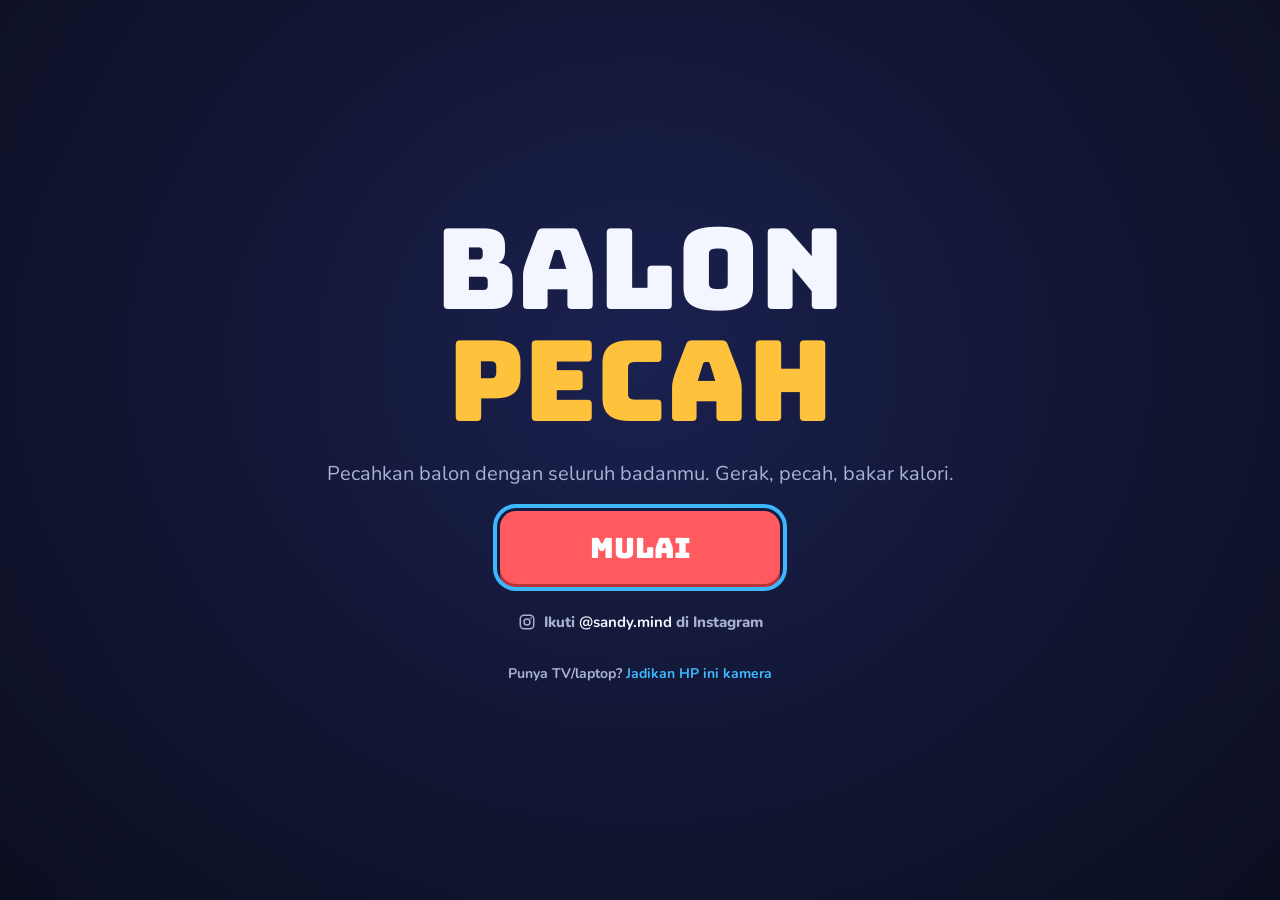
<file: tv.html>
<!doctype html>
<html lang="id">
<head>
<meta charset="utf-8">
<meta name="viewport" content="width=device-width,initial-scale=1,viewport-fit=cover">
<title>Balon Pecah</title>
<link rel="stylesheet" href="common.css">
<style>
/* Layout: video kamera sebagai latar penuh, kanvas game transparan di atasnya, layar menu sebagai kartu di tengah */
body{overflow:hidden;user-select:none;-webkit-user-select:none}
#remote{position:fixed;inset:0;width:100%;height:100%;object-fit:cover;transform:scaleX(-1);background:var(--night)}
#stage{position:fixed;inset:0;width:100%;height:100%;display:block}

/* HUD saat bermain: skor kiri, nyawa + waktu tengah, kalori kanan */
.hud{position:fixed;left:0;right:0;top:0;display:grid;grid-template-columns:1fr auto 1fr;gap:16px;align-items:start;
  padding:calc(16px + env(safe-area-inset-top,0px)) max(24px,env(safe-area-inset-right,0px)) 0 max(24px,env(safe-area-inset-left,0px));pointer-events:none}
.chip{background:var(--panel);border:1px solid var(--line);border-radius:16px;padding:10px 18px}
.val{font-family:var(--display);font-size:clamp(22px,3.4vw,40px);line-height:1.15;font-variant-numeric:tabular-nums}
.val small{font-size:.55em;color:var(--muted)}
.left{justify-self:start}
.mid{justify-self:center;text-align:center}
.kcal{justify-self:end;text-align:right}
.kcal .val{color:var(--sun)}
.met{font-size:14px;color:var(--muted);margin-top:4px;font-weight:700;font-variant-numeric:tabular-nums}
.lives{display:flex;gap:8px;justify-content:center}
/* Mode Bocil: hitung mundur menggantikan hati */
.time-left{font-family:var(--display);font-size:clamp(34px,5vw,60px);line-height:1;font-variant-numeric:tabular-nums}
.time-left.low{color:var(--coral);animation:pulse 1s infinite}
@keyframes pulse{50%{transform:scale(1.08)}}
#menu.bocil .settings .wide{grid-column:1/-1}
.board-tabs .seg{min-width:0;padding:8px 10px;font-size:14px}
.heart{width:clamp(28px,3vw,42px);height:auto;fill:var(--coral);filter:drop-shadow(0 2px 4px rgba(0,0,0,.5));transition:fill .2s,transform .2s}
.heart.lost{fill:rgba(255,255,255,.18);transform:scale(.85)}
.lives.hit{animation:shakeX .45s}
.heart.new{animation:heartGain .6s}
@keyframes heartGain{0%{transform:scale(.3)}60%{transform:scale(1.35)}100%{transform:scale(1)}}
@keyframes shakeX{20%,60%{transform:translateX(-6px)}40%,80%{transform:translateX(6px)}}
/* Sarung tangan yang disimpan: kanan bawah saat bermain */
.inventory{position:fixed;right:max(24px,env(safe-area-inset-right,0px));bottom:calc(24px + env(safe-area-inset-bottom,0px));
  display:flex;align-items:center;gap:12px;background:var(--panel);border:1px solid var(--line);border-radius:18px;padding:10px 16px 10px 10px;pointer-events:none}
.inv-icon{width:52px;height:52px;border-radius:14px;display:grid;place-items:center;background:rgba(61,184,255,.18)}
.inv-icon svg{width:34px;height:34px;fill:var(--sky)}
.inv-text{display:flex;flex-direction:column;gap:2px}
.inv-text b{font-family:var(--display);font-weight:400;font-size:22px;line-height:1}
.inv-text span{font-size:13px;font-weight:700;color:var(--muted)}
.inventory.on{border-color:var(--mint);box-shadow:0 0 18px rgba(46,230,166,.45)}
.inventory.on .inv-icon{background:rgba(46,230,166,.2)}
.inventory.on .inv-icon svg{fill:var(--mint)}
.inventory.on .inv-text span{color:var(--mint)}
.inventory.pop{animation:invPop .45s}
@keyframes invPop{40%{transform:scale(1.12)}}
.playing .conn{display:none}
/* Kursor tangan untuk memilih tombol tanpa menyentuh layar */
.hand-cursor{position:fixed;left:0;top:0;width:72px;height:72px;margin:-36px 0 0 -36px;pointer-events:none;z-index:60;will-change:transform}
.hand-cursor svg{position:absolute;inset:0;width:100%;height:100%}
.hc-bg{fill:rgba(11,14,31,.55);stroke:rgba(255,255,255,.35);stroke-width:4}
.hc-ring{fill:none;stroke:var(--mint);stroke-width:6;stroke-linecap:round;transform:rotate(-90deg);transform-origin:50% 50%}
.hand-cursor svg.hc-icon{inset:24%;width:52%;height:52%}
.hc-hand{fill:#fff}
.hand-cursor.fire .hc-bg{fill:rgba(46,230,166,.5)}
button.hand-hover{outline:4px solid var(--mint)!important;outline-offset:4px;box-shadow:0 0 22px rgba(46,230,166,.55)}
.hand-hint{position:fixed;left:50%;bottom:calc(10px + env(safe-area-inset-bottom,0px));transform:translateX(-50%);z-index:60;pointer-events:none;
  background:var(--panel);border:1px solid var(--line);border-radius:999px;padding:6px 14px;font-size:14px;font-weight:700;color:var(--muted);white-space:nowrap}
/* Kemampuan angin: kiri bawah saat bermain */
.ability{position:fixed;left:max(24px,env(safe-area-inset-left,0px));bottom:calc(24px + env(safe-area-inset-bottom,0px));
  display:flex;align-items:center;gap:12px;background:var(--panel);border:1px solid var(--line);border-radius:18px;padding:10px 16px 10px 10px;pointer-events:none}
.ab-icon{width:52px;height:52px;border-radius:14px;display:grid;place-items:center;background:rgba(255,255,255,.06);color:var(--muted);position:relative;overflow:hidden}
.ab-icon svg{width:30px;height:30px;position:relative}
.ab-fill{position:absolute;left:0;right:0;bottom:0;height:0;background:rgba(61,184,255,.25)}
.ab-text{display:flex;flex-direction:column;gap:2px}
.ab-text b{font-family:var(--display);font-weight:400;font-size:20px;line-height:1}
.ab-text span{font-size:13px;font-weight:700;color:var(--muted)}
.ability.ready{border-color:var(--sky)}
.ability.ready .ab-icon{background:rgba(61,184,255,.2);color:var(--sky)}
.ability.ready .ab-text span{color:var(--sky)}
.hint{position:fixed;left:50%;bottom:calc(24px + env(safe-area-inset-bottom,0px));transform:translateX(-50%);background:var(--panel);
  border:1px solid var(--line);padding:12px 20px;border-radius:999px;font-weight:700;font-size:18px;max-width:calc(100% - 48px);text-align:center;pointer-events:none}
.conn{position:fixed;right:max(24px,env(safe-area-inset-right,0px));bottom:calc(24px + env(safe-area-inset-bottom,0px));font-size:14px;font-weight:800;
  color:var(--mint);background:var(--panel);border:1px solid var(--line);border-radius:999px;padding:6px 12px;pointer-events:none}

.screen{position:fixed;inset:0;display:grid;place-items:center;overflow:auto;
  padding:24px max(24px,env(safe-area-inset-right,0px)) 24px max(24px,env(safe-area-inset-left,0px));
  background:radial-gradient(ellipse at center,rgba(11,14,31,.5),rgba(11,14,31,.9))}
#countdown{background:transparent;pointer-events:none}
.big{font-family:var(--display);font-size:clamp(110px,22vw,220px);color:var(--sun);text-shadow:0 8px 0 rgba(0,0,0,.35)}
button:focus,input:focus{outline:4px solid var(--sky);outline-offset:3px}

/* Halaman awal: logo, judul besar, satu tombol; balon melayang di kanvas belakangnya */
#startScreen{background:radial-gradient(ellipse at 50% 40%,rgba(27,33,80,.35),rgba(11,14,31,.75))}
.start{display:flex;flex-direction:column;align-items:center;gap:22px;text-align:center;max-width:680px}
.start-title{font-size:clamp(52px,9vw,112px)}
.start .lead{font-size:clamp(15px,1.8vw,20px);max-width:36em}
.start-btn{min-width:min(280px,80vw);font-size:28px;padding:18px 40px}

/* Pilih mode */
.tvcard{width:min(860px,100%)}
.modes{display:grid;grid-template-columns:1fr 1fr;gap:14px}
.mode-card{display:flex;flex-direction:column;gap:8px;text-align:left;padding:20px;border-radius:18px;border:2px solid var(--sun);
  background:rgba(255,194,61,.08);color:var(--text);font:inherit;cursor:pointer}
.mode-card:disabled{border-color:var(--line);background:rgba(255,255,255,.03);opacity:.55;cursor:not-allowed}
.mode-name{font-family:var(--display);font-size:24px;line-height:1.1}
.mode-desc{font-size:14px;color:var(--muted);line-height:1.45}
.mode-tagline{font-size:12px;font-weight:800;letter-spacing:.1em;text-transform:uppercase;color:var(--sun)}
.mode-card:disabled .mode-tagline{color:var(--muted)}
.mode-card.bocil-card{border-color:var(--mint);background:rgba(46,230,166,.08)}
.bocil-card .mode-tagline{color:var(--mint)}

/* Layar pairing: kode besar + QR berdampingan */
.pair{width:min(980px,100%);display:grid;grid-template-columns:1.3fr 1fr;gap:28px;align-items:center;background:var(--panel);
  border:1px solid var(--line);border-radius:28px;padding:36px}
.pair .steps{margin:0;padding-left:1.3em;color:var(--muted);line-height:1.7;font-size:17px}
.pair .steps b{color:var(--text)}
.code{font-family:var(--display);font-size:clamp(64px,10vw,130px);letter-spacing:.12em;color:var(--sun);line-height:1}
.url{font-family:ui-monospace,Consolas,monospace;font-size:15px;color:var(--text);word-break:break-all;background:rgba(255,255,255,.06);
  border-radius:10px;padding:8px 12px}
.qrbox{background:#fff;border-radius:20px;padding:18px;justify-self:center;display:grid;place-items:center}
.qrbox img,.qrbox canvas{display:block;width:clamp(180px,24vw,280px)!important;height:auto!important}
.pair-left{display:flex;flex-direction:column;gap:16px;min-width:0}
.pair-left .btn{padding:10px 18px;font-size:15px}
.mode-tag{align-self:flex-start;font-weight:800;font-size:15px;color:var(--mint);background:rgba(46,230,166,.12);border-radius:999px;padding:6px 14px}

/* Pengaturan sebelum main */
.stepper{display:flex;align-items:center;gap:12px}
.stepper button{width:60px;height:60px;border-radius:14px;border:1px solid var(--line);background:rgba(255,255,255,.06);color:var(--text);
  font:800 30px var(--body);cursor:pointer}
.stepper output{font-family:var(--display);font-size:30px;min-width:100px;text-align:center}
.settings{display:grid;grid-template-columns:1fr 1.4fr 1fr;gap:20px;align-items:end}
.phone-ok{display:flex;align-items:center;gap:10px;font-weight:800;color:var(--mint)}
.phone-ok::before{content:"";width:12px;height:12px;border-radius:50%;background:var(--mint);box-shadow:0 0 12px var(--mint)}
.btnrow{display:grid;grid-template-columns:1fr 1fr;gap:12px}
.btnrow.three{grid-template-columns:1.2fr 1fr 1fr}
/* Tombol video dengan thumbnail frame terakhir */
.clip-btn{display:flex;align-items:center;justify-content:center;gap:10px}
.clip-thumb-wrap{position:relative;flex:none;display:flex}
.clip-thumb{box-sizing:content-box;height:42px;width:auto;aspect-ratio:var(--clip-ar,16/9);border-radius:6px;border:2px solid rgba(255,255,255,.85);background:#000}
.clip-btn.busy .clip-thumb-wrap::after{content:"";position:absolute;inset:0;margin:auto;width:18px;height:18px;border-radius:50%;
  border:3px solid rgba(255,255,255,.35);border-top-color:#fff;animation:spin .8s linear infinite}
@keyframes spin{to{transform:rotate(360deg)}}
/* Replay layar penuh setelah game selesai */
.replay{position:fixed;inset:0;z-index:55;background:rgba(0,0,0,.88);transition:background .6s;cursor:pointer}
.replay.fade{background:rgba(0,0,0,0)}
.replay-view{position:absolute;inset:0;overflow:hidden}
.replay-view canvas{display:block;width:100%;height:100%;object-fit:contain}
.replay-tag{position:absolute;left:max(16px,env(safe-area-inset-left,0px));top:calc(14px + env(safe-area-inset-top,0px));font-family:var(--display);
  font-size:clamp(18px,2.6vw,30px);color:#fff;background:var(--coral);border-radius:10px;padding:4px 12px;letter-spacing:.06em}
.replay-tag i{font-style:normal;color:#1b1400;background:var(--sun);border-radius:6px;padding:0 6px;margin-left:8px}
.replay-skip{position:absolute;left:50%;bottom:calc(14px + env(safe-area-inset-bottom,0px));transform:translateX(-50%);font-weight:800;font-size:14px;
  color:#fff;background:rgba(11,14,31,.7);border-radius:999px;padding:6px 14px;white-space:nowrap}
.replay.fade .replay-tag,.replay.fade .replay-skip{opacity:0;transition:opacity .2s}
/* Pesan singkat di bawah layar (mis. video tersimpan) */
.toast{position:fixed;left:50%;bottom:calc(16px + env(safe-area-inset-bottom,0px));transform:translateX(-50%);z-index:70;pointer-events:none;
  background:var(--panel);border:1px solid var(--mint);color:var(--text);border-radius:999px;padding:8px 18px;font-weight:700;font-size:15px;
  max-width:calc(100% - 32px);text-align:center}

/* Kalibrasi posisi: siluet digambar di kanvas, teks di atas, progres di bawah */
.position{position:fixed;inset:0;display:flex;flex-direction:column;align-items:center;justify-content:space-between;pointer-events:none;
  padding:calc(16px + env(safe-area-inset-top,0px)) max(16px,env(safe-area-inset-right,0px)) calc(20px + env(safe-area-inset-bottom,0px)) max(16px,env(safe-area-inset-left,0px))}
.pos-top,.pos-bottom{display:flex;flex-direction:column;align-items:center;gap:8px;text-align:center}
.pos-title{font-family:var(--display);font-size:clamp(20px,3vw,36px);text-shadow:0 2px 8px rgba(0,0,0,.8)}
.pos-sub{font-weight:800;font-size:clamp(14px,1.8vw,22px);background:var(--panel);border:1px solid var(--line);padding:8px 18px;border-radius:999px}
.pos-sub.ok{color:var(--mint);border-color:var(--mint)}
.pos-bottom{width:min(440px,80%)}
.pos-bar{width:100%;height:10px;border-radius:5px;background:rgba(255,255,255,.2);overflow:hidden}
.pos-bar i{display:block;height:100%;width:0;background:var(--mint)}
.pos-bottom .btn{pointer-events:auto;font-size:14px;padding:8px 18px}

/* Jeda saat pemain keluar dari kamera */
.pause{position:fixed;inset:0;display:grid;place-items:center;pointer-events:none;background:rgba(11,14,31,.55)}
/* Peringatan sebelum jeda: pemain tidak terbaca, permainan masih berjalan */
.lost-warn{position:fixed;left:50%;top:22%;transform:translateX(-50%);z-index:40;pointer-events:none;display:flex;flex-direction:column;
  align-items:center;gap:4px;text-align:center;background:var(--panel);border:2px solid var(--coral);border-radius:18px;padding:12px 26px;
  box-shadow:0 0 24px rgba(255,90,95,.35);animation:warnPulse 1s infinite}
.lost-warn b{font-family:var(--display);font-weight:400;font-size:clamp(20px,2.6vw,32px);color:var(--coral)}
.lost-warn span{font-weight:800;font-size:clamp(13px,1.6vw,18px)}
@keyframes warnPulse{50%{box-shadow:0 0 6px rgba(255,90,95,.2)}}
.pause-box{display:flex;flex-direction:column;align-items:center;gap:10px;text-align:center;background:var(--panel);border:1px solid var(--line);
  border-radius:24px;padding:24px 36px;max-width:calc(100% - 32px)}
.pause-title{font-family:var(--display);font-size:clamp(36px,6vw,72px);color:var(--sun);line-height:1}
.pause-sub{font-weight:800;font-size:clamp(14px,1.8vw,22px)}
.pause-sub.ok{color:var(--mint)}

/* Hasil + papan skor */
.result-card{width:min(1000px,100%)}
.result-grid{display:grid;grid-template-columns:1.25fr 1fr;gap:18px;align-items:start}
.stats{display:grid;grid-template-columns:repeat(3,1fr);gap:10px}
.stat{background:rgba(255,255,255,.05);border-radius:14px;padding:12px 14px;min-width:0}
.stat .val{font-size:24px}
.verdict{font-family:var(--display);font-size:30px;line-height:1.2}
.verdict.win{color:var(--sun)}
.save-row{display:flex;flex-direction:column;gap:6px;margin-top:12px}
.save-row .row{flex-wrap:nowrap}
.save-row input{flex:1;min-width:0}
.save-row .btn{font-size:16px;padding:10px 18px}
.board{display:flex;flex-direction:column;gap:8px;min-width:0}
.board-list{list-style:none;margin:0;padding:0;display:flex;flex-direction:column;gap:4px;font-variant-numeric:tabular-nums}
.board-list li{display:grid;grid-template-columns:1.8em minmax(0,1fr) auto 5.5em;gap:10px;align-items:center;padding:6px 10px;border-radius:10px;
  background:rgba(255,255,255,.04);font-weight:700}
.board-list li.me{background:rgba(255,194,61,.16);color:var(--sun)}
.board-list .rk{font-family:var(--display);color:var(--muted)}
.board-list .nm{overflow:hidden;text-overflow:ellipsis;white-space:nowrap}
.board-list .sc{font-family:var(--display)}
.board-list .kc{color:var(--muted);font-size:.85em;text-align:right}
.board-list li.board-empty{display:block;color:var(--muted);background:none;padding:6px 0}
.board-card{width:min(560px,100%)}

/* Logo di kartu: tombol ke halaman Tentang */
.rec-chip{margin-left:auto;display:flex;align-items:center;gap:8px;flex:none;font:inherit;font-weight:800;font-size:13px;color:#fff;
  background:rgba(255,255,255,.07);border:1.5px solid rgba(255,255,255,.2);border-radius:999px;padding:6px 12px;cursor:pointer;white-space:nowrap}
.rec-chip::before{content:"";width:9px;height:9px;border-radius:50%;background:#ff5a5f;box-shadow:0 0 8px #ff5a5f}
.rec-chip[aria-pressed="false"]{color:#a9b0d6}
.rec-chip[aria-pressed="false"]::before{background:#5b6185;box-shadow:none}
.brand-btn{display:flex;background:none;border:0;padding:4px;margin:-4px;border-radius:10px;cursor:pointer;flex:none}
.brand-btn:hover .brand{opacity:1}

/* Halaman Tentang: info aplikasi di kiri, dukungan (Saweria + QR) di kanan */
.about-card{width:min(920px,100%)}
.about-grid{display:grid;grid-template-columns:1.15fr 1fr;gap:24px;align-items:start}
.about-main{display:flex;flex-direction:column;gap:14px;min-width:0}
.about-logo{width:min(200px,50%);height:auto;opacity:.95}
.about-title{display:flex;align-items:baseline;flex-wrap:wrap;gap:6px 14px}
.version{font-weight:800;font-size:14px;color:var(--muted);background:rgba(255,255,255,.06);border-radius:999px;padding:4px 12px}
.support{display:flex;flex-direction:column;gap:12px;background:rgba(255,194,61,.07);border:1px solid rgba(255,194,61,.35);border-radius:18px;padding:18px}
.support-row{display:flex;gap:16px;align-items:center}
.support-text{display:flex;flex-direction:column;gap:10px;min-width:0;flex:1}
.support-text p{margin:0;color:var(--muted);line-height:1.45;font-size:15px}
.support .qrbox{padding:10px;border-radius:14px}
.support .qrbox img,.support .qrbox canvas{width:clamp(110px,13vw,160px)!important}
.qr-caption{font-size:12px;color:var(--muted);text-align:center;font-weight:700;margin-top:4px}
.about-actions{display:grid;grid-template-columns:1fr 1fr;gap:10px}
.btn.small{font-size:15px;padding:10px 14px}
a.btn{display:block}
a:focus{outline:4px solid var(--sky);outline-offset:3px}
.ig-icon{width:1.2em;height:1.2em;flex:none}
.btn.ig{display:flex;align-items:center;justify-content:center;gap:8px;color:#fff;box-shadow:0 5px 0 #8a2a6b;
  background:linear-gradient(90deg,#f58529,#dd2a7b 45%,#8134af)}
.btn.ig:active{box-shadow:0 2px 0 #8a2a6b}
.ig-link{display:inline-flex;align-items:center;gap:8px;color:var(--muted);font-weight:800;font-size:15px;text-decoration:none;padding:6px 10px;border-radius:10px}
.ig-link b{color:var(--text)}
.cam-link{color:var(--muted);font-weight:700;font-size:14px;text-decoration:none;padding:4px 10px;border-radius:10px}
.cam-link b{color:var(--sky)}
.ig-link:hover b{color:#f58fbd}
.mail{user-select:text;-webkit-user-select:text;color:var(--text);font-weight:700}

@media (max-width:760px){
  .pair{grid-template-columns:1fr;padding:24px}
  .settings,.btnrow,.modes,.result-grid,.about-grid{grid-template-columns:1fr}
  .stats{grid-template-columns:1fr 1fr}
}
/* HP mendatar (layar pendek): semua layar muat tanpa scroll, HUD tanpa panel supaya tidak menutupi balon */
@media (max-height:520px){
  .screen{padding:10px max(12px,env(safe-area-inset-right,0px)) 10px max(12px,env(safe-area-inset-left,0px))}
  h1{font-size:24px}
  .card{padding:14px 18px;gap:10px;border-radius:18px}
  .tvcard{width:min(760px,100%)}
  .tvcard .lead{font-size:13px;line-height:1.35}
  .phone-ok{font-size:13px}
  .rec-chip{font-size:11px;padding:4px 9px;gap:6px}
  .btn{font-size:16px;padding:10px;box-shadow:0 4px 0 #b8363a}
  .btn.ghost{font-size:13px;padding:8px}
  .status{font-size:12px}
  .brand{height:22px}
  .big{font-size:min(120px,40vh)}

  .start{gap:10px}
  .start-title{font-size:44px}
  .start .lead{font-size:13px}
  .start-btn{font-size:20px;padding:12px 32px}

  .modes{grid-template-columns:1fr 1fr;gap:10px}
  .mode-card{padding:12px 14px;gap:4px;border-radius:14px}
  .mode-name{font-size:18px}
  .mode-desc{font-size:12px}
  .mode-tagline{font-size:10px}

  .settings{grid-template-columns:1fr 1.5fr 1.1fr;gap:12px}
  .stepper{gap:6px}
  .stepper button{width:38px;height:38px;font-size:22px;border-radius:10px}
  .stepper output{font-size:20px;min-width:52px}
  .seg{padding:8px 6px;min-width:0;font-size:13px}

  .pair{grid-template-columns:1.5fr 1fr;gap:16px;padding:14px 18px;border-radius:18px}
  .pair-left{gap:8px}
  .code{font-size:44px}
  .pair .steps{font-size:12.5px;line-height:1.45}
  .url{font-size:11px;padding:4px 8px}
  .mode-tag{font-size:12px;padding:4px 10px}
  .qrbox{padding:8px;border-radius:12px}
  .qrbox img,.qrbox canvas{width:min(150px,38vh)!important}
  .pair-left .btn{font-size:12px;padding:7px 12px}

  .result-grid{grid-template-columns:1.2fr 1fr;gap:12px}
  .stats{grid-template-columns:repeat(3,1fr);gap:6px}
  .result-card{gap:8px}
  .stat{padding:5px 8px;border-radius:10px}
  .stat .label{font-size:9px;white-space:nowrap;overflow:hidden;text-overflow:ellipsis}
  .stat .val{font-size:16px}
  .verdict{font-size:20px}
  .save-row{margin-top:8px;gap:4px}
  .save-row input{font-size:14px;padding:6px 10px}
  .save-row .btn{font-size:13px;padding:6px 12px}
  .board{gap:4px}
  .board-list{gap:2px}
  .board-list li{padding:1px 8px;font-size:12px;gap:8px;border-radius:6px}
  .btnrow{grid-template-columns:1fr 1fr}
  .btnrow.three{grid-template-columns:1.2fr 1fr 1fr}
  .clip-thumb{height:26px;border-width:1.5px;border-radius:4px}
  .clip-btn{gap:6px}
  .replay-tag{font-size:16px;padding:2px 8px}
  .replay-skip{font-size:11px;padding:3px 10px}
  .toast{font-size:12px;padding:5px 12px;bottom:calc(6px + env(safe-area-inset-bottom,0px))}

  .about-grid{grid-template-columns:1.15fr 1fr;gap:14px}
  .about-main{gap:8px}
  .about-logo{width:110px}
  .about-card .lead{font-size:12px;line-height:1.35}
  .version{font-size:11px;padding:2px 8px}
  .support{padding:10px 12px;gap:8px;border-radius:14px}
  .support-row{gap:10px}
  .support-text{gap:6px}
  .support-text p{font-size:12px}
  .support .qrbox{padding:6px;border-radius:10px}
  .support .qrbox img,.support .qrbox canvas{width:min(96px,26vh)!important}
  .qr-caption{font-size:10px}
  .btn.small{font-size:12px;padding:7px 10px}
  .about-actions{gap:6px}
  .about-main .lead{display:-webkit-box;-webkit-line-clamp:3;-webkit-box-orient:vertical;overflow:hidden}
  .ig-link{font-size:12px;padding:2px 8px}
  .cam-link{font-size:12px;padding:2px 8px}

  .hud{gap:8px;padding:calc(6px + env(safe-area-inset-top,0px)) max(12px,env(safe-area-inset-right,0px)) 0 max(12px,env(safe-area-inset-left,0px))}
  .chip{background:none;border:0;padding:0;backdrop-filter:none;-webkit-backdrop-filter:none;
    text-shadow:0 2px 6px rgba(0,0,0,.85),0 0 2px rgba(0,0,0,.9)}
  .hud .label{font-size:9px;color:var(--text);opacity:.85}
  .hud .val{font-size:20px}
  .heart{width:22px}
  .lives{gap:4px}
  .met{font-size:10px;margin-top:0;color:var(--text);opacity:.85}
  .hint{font-size:13px;padding:6px 12px;bottom:calc(8px + env(safe-area-inset-bottom,0px))}
  .conn{display:none} /* sumber kamera sudah tertulis di menu */
  .ability{left:max(10px,env(safe-area-inset-left,0px));bottom:calc(8px + env(safe-area-inset-bottom,0px));padding:5px 10px 5px 5px;gap:8px;border-radius:12px}
  .ab-icon{width:32px;height:32px;border-radius:9px}
  .ab-icon svg{width:20px;height:20px}
  .ab-text b{font-size:14px}
  .ab-text span{font-size:10px}
  .inventory{right:max(10px,env(safe-area-inset-right,0px));bottom:calc(8px + env(safe-area-inset-bottom,0px));padding:5px 10px 5px 5px;gap:8px;border-radius:12px}
  .inv-icon{width:32px;height:32px;border-radius:9px}
  .inv-icon svg{width:22px;height:22px}
  .inv-text b{font-size:15px}
  .inv-text span{font-size:10px}
  .pos-sub{font-size:13px;padding:5px 12px}
  .time-left{font-size:26px}
  .hand-cursor{width:52px;height:52px;margin:-26px 0 0 -26px}
  .hand-hint{font-size:11px;padding:3px 10px;bottom:calc(3px + env(safe-area-inset-bottom,0px))}
  #menu.bocil .settings{grid-template-columns:1fr 1.55fr 1fr 1.2fr;gap:10px}
  #menu.bocil .settings .wide{grid-column:auto}
  #menu.bocil .lead{display:none}
  #menu.bocil .seg{font-size:11.5px;padding:8px 2px;white-space:nowrap}
  #menu.bocil .row{gap:5px;flex-wrap:nowrap}
  .board-tabs .seg{padding:5px 6px;font-size:12px}
  #boardLabel{display:none}
  .board-card{gap:7px;padding:10px 16px}
  .pause-box{padding:14px 22px;gap:6px;border-radius:16px}
  .lost-warn{top:20%;padding:7px 16px;border-radius:12px}
  .pause-title{font-size:36px}
  .pause-sub{font-size:13px}
  .pos-bar{height:6px}
}
@media (prefers-reduced-motion:reduce){.clip-btn.busy .clip-thumb-wrap::after,.lost-warn,.lives.hit,.heart.new,.inventory.pop,.time-left.low{animation:none}}
</style>
</head>
<body>
<video id="remote" autoplay muted playsinline hidden></video>
<canvas id="stage"></canvas>

<div class="hud" id="hud" hidden>
  <div class="chip left">
    <div class="label">Skor</div>
    <div class="val" id="score">0</div>
    <div class="met" id="bestLine">Terbaik 0</div>
  </div>
  <div class="chip mid">
    <div class="lives" id="lives" aria-label="Nyawa"></div>
    <div class="time-left" id="timeLeft" hidden>1:00</div>
    <div class="met" id="clock">0:00</div>
  </div>
  <div class="chip kcal">
    <div class="label">Kalori</div>
    <div class="val"><span id="kcal">0.0</span> <small>kkal</small></div>
    <div class="met" id="met">Santai</div>
  </div>
</div>
<div class="hint" id="hint" hidden></div>
<div class="ability" id="ability" hidden>
  <div class="ab-icon"><i class="ab-fill" id="abFill"></i><svg viewBox="0 0 24 24" aria-hidden="true" fill="none" stroke="currentColor" stroke-width="2.2" stroke-linecap="round"><path d="M3 8h11a3 3 0 1 0-3-3"/><path d="M3 12h16a3 3 0 1 1-3 3"/><path d="M3 16h7"/></svg></div>
  <div class="ab-text"><b id="abTitle">Angin siap</b><span id="abHint">Lambaikan tangan 3×</span></div>
</div>
<div class="inventory" id="inventory" hidden>
  <div class="inv-icon"><svg viewBox="0 0 24 24" aria-hidden="true"><path d="M7 21v-6.3L4.2 10.9a1.6 1.6 0 0 1 2.5-2L8 10.3V4.6a1.5 1.5 0 0 1 3 0V10h.6V3.4a1.5 1.5 0 0 1 3 0V10h.6V4.4a1.5 1.5 0 0 1 3 0V10.6h.5V7.3a1.5 1.5 0 0 1 3 0v8.2c0 3-2.3 5.5-5.3 5.5H7z"/></svg></div>
  <div class="inv-text"><b id="invCount">Sarung tangan ×1</b><span id="invHint">Tepuk tangan untuk memakai</span></div>
</div>

<!-- 0. Halaman awal -->
<section class="screen" id="startScreen">
  <div class="start">
    <h1 class="start-title">Balon <span>Pecah</span></h1>
    <p class="lead">Pecahkan balon dengan seluruh badanmu. Gerak, pecah, bakar kalori.</p>
    <button class="btn start-btn" id="startGameBtn" type="button">Mulai</button>
    <a class="ig-link" href="https://www.instagram.com/sandy.mind/" target="_blank" rel="noopener"><svg class="ig-icon" viewBox="0 0 24 24" aria-hidden="true"><rect x="3" y="3" width="18" height="18" rx="5" fill="none" stroke="currentColor" stroke-width="2"/><circle cx="12" cy="12" r="4" fill="none" stroke="currentColor" stroke-width="2"/><circle cx="17.3" cy="6.7" r="1.2" fill="currentColor"/></svg><span>Ikuti <b>@sandy.mind</b> di Instagram</span></a>
    <a class="cam-link" id="phoneCamLink" href="camera.html">Punya TV/laptop? <b>Jadikan HP ini kamera</b></a>
  </div>
</section>

<!-- 1. Pilih mode -->
<section class="screen" id="modeScreen" hidden>
  <div class="card tvcard">
    <div class="card-head"><h1>Pilih <span>mode</span></h1><button class="brand-btn" type="button" aria-label="Tentang aplikasi"><img class="brand" src="img/sandymind-white.png" alt="Sandy Mind"></button></div>
    <div class="modes">
      <button class="mode-card" id="freeModeBtn" type="button">
        <span class="mode-tagline">3 nyawa</span>
        <span class="mode-name">Mode Bebas</span>
        <span class="mode-desc">Pecahkan balon dengan bagian badan mana pun. Kena bom, nyawa berkurang. Main sampai nyawa habis.</span>
      </button>
      <button class="mode-card bocil-card" id="bocilModeBtn" type="button">
        <span class="mode-tagline">Tanpa nyawa · 60–180 dtk</span>
        <span class="mode-name">Mode Bocil</span>
        <span class="mode-desc">Main santai dengan batas waktu. Bom dan bola duri hanya mengurangi skor. Kumpulkan skor sebanyak-banyaknya!</span>
      </button>
    </div>
    <div class="btnrow">
      <button class="btn ghost" id="boardBtn" type="button">10 skor tertinggi</button>
      <button class="btn ghost" id="modeBackBtn" type="button">Kembali</button>
    </div>
  </div>
</section>

<!-- 2. Pairing dengan HP -->
<section class="screen" id="pairScreen" hidden>
  <div class="pair">
    <div class="pair-left">
      <div class="card-head"><h1>Balon <span>Pecah</span></h1><button class="brand-btn" type="button" aria-label="Tentang aplikasi"><img class="brand" src="img/sandymind-white.png" alt="Sandy Mind"></button></div>
      <div id="codeBlock">
        <div class="label">Kode TV</div>
        <div class="code" id="code">····</div>
      </div>
      <div class="mode-tag" id="localTag" hidden>Mode tanpa internet</div>
      <ol class="steps" id="stepsOnline">
        <li>Sambungkan HP ke <b>WiFi yang sama</b> dengan TV.</li>
        <li><b>Scan QR</b> di samping dengan kamera HP, atau buka alamat di bawah lalu masukkan kodenya.</li>
        <li>Letakkan HP <b>mendatar</b> di bawah atau di atas TV, kamera menghadap kamu.</li>
      </ol>
      <ol class="steps" id="stepsLocal" hidden>
        <li>Sambungkan HP ke <b>WiFi yang sama</b> dengan TV. Internet tidak diperlukan.</li>
        <li><b>Scan QR</b> di samping. Kalau HP menampilkan <b>"Koneksi tidak pribadi"</b>, pilih <b>Lanjutan → Lanjutkan</b>.</li>
        <li>Izinkan kamera, tekan <b>Sambungkan ke TV</b>, lalu letakkan HP <b>mendatar</b> menghadap kamu.</li>
      </ol>
      <div class="url" id="pairUrl">Menyiapkan…</div>
      <div class="status" id="pairStatus">Menghubungkan ke server pairing…</div>
      <div class="row">
        <button class="btn alt" id="selfBtn" type="button" hidden>Pakai kamera perangkat ini</button>
        <button class="btn ghost" id="modeBtn" type="button" hidden>Pakai mode tanpa internet</button>
        <button class="btn ghost" id="pairBackBtn" type="button">Kembali</button>
      </div>
    </div>
    <div class="qrbox" id="qr" aria-label="QR code untuk membuka halaman kamera di HP"></div>
  </div>
</section>

<!-- 3. Pengaturan sebelum main (Mode Bebas / Mode Bocil) -->
<section class="screen" id="menu" hidden>
  <div class="card tvcard">
    <div class="card-head"><div class="phone-ok" id="sourceLabel">HP tersambung</div><button class="rec-chip" id="recBtn" type="button" aria-pressed="true">Rekam video: Nyala</button><button class="brand-btn" type="button" aria-label="Tentang aplikasi"><img class="brand" src="img/sandymind-white.png" alt="Sandy Mind"></button></div>
    <h1 id="menuTitle">Mode <span>Bebas</span></h1>
    <p class="lead" id="menuLead">Seluruh badan bisa memecahkan balon. Balon emas +3. Kena bom, satu nyawa hilang. Sebelum mulai, berdirilah pas di dalam garis siluet.</p>
    <div class="settings">
      <div class="field"><span class="label">Berat badan (kg)</span>
        <div class="stepper"><button type="button" data-step="-1" aria-label="Kurangi berat">−</button><output id="weightOut">60</output><button type="button" data-step="1" aria-label="Tambah berat">+</button></div>
      </div>
      <div class="field"><span class="label">Posisi berdiri</span>
        <div class="row" id="framing">
          <button class="seg" type="button" data-framing="full" aria-pressed="true">Seluruh badan</button>
          <button class="seg" type="button" data-framing="half" aria-pressed="false">Setengah badan</button>
        </div>
      </div>
      <div class="field"><span class="label">Garis badan</span>
        <div class="row" id="bodyLines">
          <button class="seg" type="button" data-lines="off" aria-pressed="true">Sembunyi</button>
          <button class="seg" type="button" data-lines="on" aria-pressed="false">Tampil</button>
        </div>
      </div>
      <div class="field wide" id="durationField" hidden><span class="label">Waktu main</span>
        <div class="row" id="durations">
          <button class="seg" type="button" data-sec="60" aria-pressed="true">60 dtk</button>
          <button class="seg" type="button" data-sec="120" aria-pressed="false">120 dtk</button>
          <button class="seg" type="button" data-sec="180" aria-pressed="false">180 dtk</button>
        </div>
      </div>
    </div>
    <button class="btn" id="playBtn" type="button">Mulai main</button>
    <div class="btnrow">
      <button class="btn ghost" id="sourceBtn" type="button" hidden>Pakai HP sebagai kamera</button>
      <button class="btn ghost" id="menuBackBtn" type="button">Kembali</button>
    </div>
    <div class="status" id="menuHint">Tombol Mulai juga bisa ditekan dari HP.</div>
  </div>
</section>

<!-- 4. Kalibrasi posisi -->
<div class="position" id="positionUi" hidden>
  <div class="pos-top">
    <div class="pos-title" id="posTitle">Berdiri di dalam garis</div>
    <div class="pos-sub" id="posHint">Badan belum terlihat.</div>
  </div>
  <div class="pos-bottom">
    <div class="pos-bar"><i id="posProgress"></i></div>
    <button class="btn ghost" id="posCancelBtn" type="button">Batal</button>
  </div>
</div>

<div class="lost-warn" id="lostWarn" hidden role="status">
  <b>Pemain tidak terbaca</b>
  <span id="lostWarnSub">Kembali ke depan kamera · dijeda dalam 3</span>
</div>

<div class="pause" id="pauseUi" hidden>
  <div class="pause-box">
    <div class="pause-title">Jeda</div>
    <div class="pause-sub" id="pauseSub">Kembali ke depan kamera untuk melanjutkan.</div>
  </div>
</div>

<section class="screen" id="countdown" hidden><div class="big" id="cd">3</div></section>

<!-- 5. Hasil -->
<section class="screen" id="result" hidden>
  <div class="card result-card">
    <div class="card-head"><div class="verdict" id="verdict">Permainan selesai</div><button class="brand-btn" type="button" aria-label="Tentang aplikasi"><img class="brand" src="img/sandymind-white.png" alt="Sandy Mind"></button></div>
    <div class="result-grid">
      <div>
        <div class="stats">
          <div class="stat"><div class="label">Skor</div><div class="val" id="rScore">0</div></div>
          <div class="stat"><div class="label">Balon pecah</div><div class="val" id="rPopped">0</div></div>
          <div class="stat"><div class="label">Waktu main</div><div class="val" id="rTime">0:00</div></div>
          <div class="stat"><div class="label">Total kalori</div><div class="val" id="rKcal">0</div></div>
          <div class="stat"><div class="label">Kalori / balon</div><div class="val" id="rPer">0</div></div>
          <div class="stat"><div class="label">Ketepatan</div><div class="val" id="rAcc">0%</div></div>
        </div>
        <form class="save-row" id="saveForm" hidden>
          <label class="label" for="nameInput">Masuk 10 besar! Tulis namamu</label>
          <div class="row">
            <input id="nameInput" type="text" maxlength="12" autocomplete="off" spellcheck="false">
            <button class="btn alt" type="submit">Simpan nama</button>
          </div>
        </form>
      </div>
      <div class="board">
        <div class="label" id="resultBoardLabel">10 skor tertinggi</div>
        <ol class="board-list" id="resultBoard"></ol>
      </div>
    </div>
    <div class="btnrow three">
      <button class="btn" id="againBtn" type="button">Main lagi</button>
      <button class="btn alt clip-btn" id="clipBtn" type="button" hidden>
        <span class="clip-thumb-wrap"><canvas class="clip-thumb" id="clipThumb" width="160" height="90"></canvas></span>
        <span id="clipLabel">Bagikan video</span>
      </button>
      <button class="btn ghost" id="menuBtn" type="button">Menu</button>
    </div>
  </div>
</section>

<!-- 6. Papan skor -->
<section class="screen" id="boardScreen" hidden>
  <div class="card board-card">
    <div class="card-head"><h1>10 skor <span>tertinggi</span></h1><button class="brand-btn" type="button" aria-label="Tentang aplikasi"><img class="brand" src="img/sandymind-white.png" alt="Sandy Mind"></button></div>
    <div class="row board-tabs" id="boardTabs">
      <button class="seg" type="button" data-board="bebas" aria-pressed="true">Bebas</button>
      <button class="seg" type="button" data-board="60" aria-pressed="false">Bocil 60</button>
      <button class="seg" type="button" data-board="120" aria-pressed="false">Bocil 120</button>
      <button class="seg" type="button" data-board="180" aria-pressed="false">Bocil 180</button>
    </div>
    <div class="label" id="boardLabel">Mode Bebas · tersimpan di perangkat ini</div>
    <ol class="board-list" id="boardList"></ol>
    <button class="btn ghost" id="boardBackBtn" type="button">Kembali</button>
  </div>
</section>

<!-- 7. Tentang aplikasi -->
<section class="screen" id="aboutScreen" hidden>
  <div class="card about-card">
    <div class="about-grid">
      <div class="about-main">
        <img class="about-logo" src="img/sandymind-white.png" alt="Sandy Mind">
        <div class="about-title"><h1>Balon <span>Pecah</span></h1><span class="version" id="appVersion">Versi</span></div>
        <p class="lead">Game gerak berbasis kamera dari Sandy Mind. Pecahkan balon dengan seluruh badan, hindari bom, dan lihat perkiraan kalori yang terbakar. Bisa dimainkan di HP, tablet, atau TV dengan HP sebagai kamera, dan tetap berjalan tanpa internet.</p>
        <div class="about-actions">
          <button class="btn ghost small" id="shareBtn" type="button">Bagikan aplikasi</button>
          <a class="btn ghost small" id="feedbackLink" href="mailto:sandymind729@gmail.com?subject=Masukan%20Balon%20Pecah">Kirim masukan</a>
        </div>
        <a class="btn ig small" id="igLink" href="https://www.instagram.com/sandy.mind/" target="_blank" rel="noopener"><svg class="ig-icon" viewBox="0 0 24 24" aria-hidden="true"><rect x="3" y="3" width="18" height="18" rx="5" fill="none" stroke="currentColor" stroke-width="2"/><circle cx="12" cy="12" r="4" fill="none" stroke="currentColor" stroke-width="2"/><circle cx="17.3" cy="6.7" r="1.2" fill="currentColor"/></svg><span>Follow @sandy.mind di Instagram</span></a>
        <div class="status" id="aboutStatus">Masukan dan saran: <span class="mail">sandymind729@gmail.com</span></div>
      </div>
      <div class="support">
        <div class="label">Dukung aplikasi ini</div>
        <div class="support-row">
          <div class="support-text">
            <p>Suka dengan Balon Pecah? Dukung pengembangan mode dan fitur berikutnya lewat donasi di Saweria.</p>
            <a class="btn alt small" id="saweriaLink" href="https://saweria.co/sandymind" target="_blank" rel="noopener">Donasi di Saweria</a>
          </div>
          <div>
            <div class="qrbox" id="saweriaQr" aria-label="QR code ke saweria.co/sandymind"></div>
            <div class="qr-caption">Scan untuk donasi</div>
          </div>
        </div>
        <div class="url">saweria.co/sandymind</div>
      </div>
    </div>
    <button class="btn ghost small" id="aboutBackBtn" type="button">Kembali</button>
  </div>
</section>

<div class="conn" id="connBadge" hidden>HP tersambung</div>
<div class="toast" id="toast" hidden role="status"></div>

<!-- Replay 10 detik terakhir (2x cepat) lalu mengecil ke tombol "Bagikan video" -->
<div class="replay" id="replay" hidden>
  <div class="replay-view" id="replayView">
    <canvas id="replayCanvas"></canvas>
    <div class="replay-tag">REPLAY<i>2×</i></div>
    <div class="replay-skip">Ketuk untuk lewati</div>
  </div>
</div>

<div class="hand-cursor" id="handCursor" hidden>
  <svg viewBox="0 0 64 64" aria-hidden="true"><circle class="hc-bg" cx="32" cy="32" r="27"/><circle class="hc-ring" id="handRing" cx="32" cy="32" r="27" stroke-dasharray="169.6" stroke-dashoffset="169.6"/></svg>
  <svg class="hc-icon" viewBox="0 0 24 24" aria-hidden="true"><path class="hc-hand" d="M7 21v-6.3L4.2 10.9a1.6 1.6 0 0 1 2.5-2L8 10.3V4.6a1.5 1.5 0 0 1 3 0V10h.6V3.4a1.5 1.5 0 0 1 3 0V10h.6V4.4a1.5 1.5 0 0 1 3 0V10.6h.5V7.3a1.5 1.5 0 0 1 3 0v8.2c0 3-2.3 5.5-5.3 5.5H7z"/></svg>
</div>
<div class="hand-hint" id="handHint" hidden>Angkat tangan ke depan dada untuk memilih tombol</div>

<script src="vendor/peerjs.min.js"></script>
<script src="vendor/qrcode.min.js"></script>
<script>
const PEER_PREFIX = 'balonpecah-tv-';
const LIVES = 3;      // nyawa awal
const MAX_LIVES = 5;  // batas nyawa yang bisa dikumpulkan lewat sarung tangan
const LEVEL_SECONDS = 60;
const HOLD_SECONDS = 1.5;   // lama pemain harus pas di siluet sebelum hitung mundur
const INVULNERABLE = 1.5;
const LOST_GRACE = 3;     // detik pemain boleh tidak terbaca sebelum permainan dijeda   // detik kebal setelah kena bom
const BOARD_KEY = 'balonPecahTop10'; // Mode Bebas; Mode Bocil punya papan sendiri per pilihan waktu
const BOCIL_DURATIONS = [60, 120, 180];
const SETTINGS_KEY = 'balonPecahSettings';
const WEB_VERSION = '1.4.3';  // samakan dengan versionName di android-tv/app/build.gradle
const SHARE_URL = 'https://marionanavu-lab.github.io/balon-pecah/';
const SAWERIA_URL = 'https://saweria.co/sandymind';
const FEEDBACK_EMAIL = 'sandymind729@gmail.com';

const $ = id => document.getElementById(id);
const canvas = $('stage'), ctx = canvas.getContext('2d');
const remote = $('remote');

const rand = (a, b) => a + Math.random() * (b - a);
const clamp = (v, a, b) => Math.max(a, Math.min(b, v));
const lerp = (a, b, t) => a + (b - a) * t;
const pick = arr => arr[(Math.random() * arr.length) | 0];
const easeOutBack = t => { const c = 1.7; return 1 + (c + 1) * Math.pow(t - 1, 3) + c * Math.pow(t - 1, 2); };
const fmtTime = s => `${Math.floor(s / 60)}:${String(Math.floor(s % 60)).padStart(2, '0')}`;

const COLORS = ['#ff5a5f', '#3db8ff', '#2ee6a6', '#a77bff', '#ff8a3d', '#ff6fb5'];
const GOLD = '#ffc23d';
const GLOVE_PATH = new Path2D('M7 21v-6.3L4.2 10.9a1.6 1.6 0 0 1 2.5-2L8 10.3V4.6a1.5 1.5 0 0 1 3 0V10h.6V3.4a1.5 1.5 0 0 1 3 0V10h.6V4.4a1.5 1.5 0 0 1 3 0V10.6h.5V7.3a1.5 1.5 0 0 1 3 0v8.2c0 3-2.3 5.5-5.3 5.5H7z'); // ikon sarung tangan 24×24
const MAX_GLOVES = 2;
const WIND_COOLDOWN = 8;  // detik sebelum angin bisa dipakai lagi
// Titik pose MediaPipe: 0 hidung, 7/8 telinga, 11/12 bahu, 13/14 siku, 15/16 pergelangan tangan, 17-22 jari,
// 23/24 pinggul, 25/26 lutut, 27/28 pergelangan kaki, 29/30 tumit, 31/32 ujung kaki
const MOVE_PTS = [0, 15, 16, 23, 24, 27, 28];
// Bagian badan yang bisa mengenai balon: [titik a, titik b, tebal relatif terhadap lebar bahu]
const BODY_SEGS = [
  [11, 13, .13], [13, 15, .13], [12, 14, .13], [14, 16, .13],   // lengan
  [15, 19, .12], [16, 20, .12],                                 // tangan
  [23, 25, .17], [25, 27, .17], [24, 26, .17], [26, 28, .17],   // kaki
  [27, 31, .1], [28, 32, .1], [29, 31, .1], [30, 32, .1],       // telapak kaki
  [11, 12, .06], [11, 23, .06], [12, 24, .06], [23, 24, .06],   // tepi badan
];

const state = {
  phase: 'start', // start | mode | pair | menu | position | countdown | play | over | result | board
  framing: 'full', weight: 60, showBody: false, // garis badan disembunyikan supaya tampilan lebih nyata
  rec: 'auto', // rekam video: 'auto' (sesuai perangkat), 'low' (selalu ringan), 'off'
  mode: 'bebas', duration: 60, timeLeft: 60, lastTick: 0, // mode: 'bebas' (3 nyawa) | 'bocil' (tanpa nyawa, batas waktu)
  score: 0, lives: LIVES, elapsed: 0, popped: 0, escaped: 0, kcal: 0, kcalSincePop: 0, hurtUntil: -1,
  balloons: [], particles: [], texts: [], spawnIn: 0, paused: false, resumeIn: 0, lostFor: 0,
  hazards: [], bombIn: 4, nextEvent: 20, rainUntil: -1, banner: null,
  items: [], itemIn: 25, gloves: 0, gloveOn: false, clapApart: false, level: 1,
  windReadyAt: 0, gusts: [], waveTrack: [null, null],
};
try {
  const s = JSON.parse(localStorage.getItem(SETTINGS_KEY) || '{}');
  if (s.weight) state.weight = clamp(Math.round(+s.weight), 20, 200);
  if (s.framing === 'full' || s.framing === 'half') state.framing = s.framing;
  if (typeof s.showBody === 'boolean') state.showBody = s.showBody;
  if (BOCIL_DURATIONS.includes(s.duration)) state.duration = s.duration;
  if (['auto', 'low', 'off'].includes(s.rec)) state.rec = s.rec;
} catch {}

let W = 0, H = 0, DPR = 1, shake = 0, flash = 0;
let landmarks = null, poseW = 16, poseH = 9, lastPoseAt = 0, body = null;
let prevPose = null, prevPoseAt = 0, rawMove = 0, rawAt = 0, intensity = 0;
let lastT = performance.now();
let ambient = []; // balon hiasan di halaman awal

/* ---------- Ukuran layar ---------- */
function resize() {
  DPR = Math.min(window.devicePixelRatio || 1, 1.5); // TV: jaga ringan
  W = innerWidth; H = innerHeight;
  canvas.width = W * DPR; canvas.height = H * DPR;
  ctx.setTransform(DPR, 0, 0, DPR, 0, 0);
}
addEventListener('resize', resize);
resize();

/* ---------- Pindah layar ---------- */
const show = (id, on) => { $(id).hidden = !on; };
const SCREEN_OF = { start: 'startScreen', mode: 'modeScreen', pair: 'pairScreen', menu: 'menu', countdown: 'countdown', result: 'result', board: 'boardScreen', about: 'aboutScreen' };
const FOCUS_OF = { start: 'startGameBtn', mode: 'freeModeBtn', menu: 'playBtn', result: 'againBtn', board: 'boardBackBtn', about: 'saweriaLink' };
const AMBIENT_PHASES = new Set(['start', 'mode', 'board', 'about']);

function go(phase) {
  state.phase = phase;
  const id = SCREEN_OF[phase];
  for (const s of Object.values(SCREEN_OF)) show(s, s === id);
  show('positionUi', phase === 'position');
  if (phase !== 'play') { show('pauseUi', false); show('lostWarn', false); }
  if (phase !== 'result' && replay.active) endReplay();
  if (phase === 'play' && clip.tier) setRecGuard(clip.tier);
  else if (!['play', 'over', 'result', 'countdown', 'position'].includes(phase)) setRecGuard(null);
  if (phase !== 'play' && phase !== 'over') show('ability', false);
  document.body.classList.toggle('playing', phase === 'play' || phase === 'over' || phase === 'countdown' || phase === 'position');
  renderInventory(false);
  show('hud', phase === 'countdown' || phase === 'play' || phase === 'over');
  if (phase !== 'play' && phase !== 'countdown') show('hint', false);
  let focus = FOCUS_OF[phase];
  if (phase === 'pair') focus = ['selfBtn', 'modeBtn', 'pairBackBtn'].find(f => !$(f).hidden);
  if (focus) setTimeout(() => $(focus).focus(), 50);
  if (phase === 'pair') renderPair();
  sendStatus();
}

/* ---------- Pairing dengan HP (PeerJS / WebRTC) ---------- */
let peer = null, conn = null, mediaCall = null, code = '';

// Aplikasi Android membuka halaman ini dengan ?camera=<alamat camera.html yang di-hosting>,
// karena halaman di dalam APK tidak bisa dibuka dari HP. Di browser biasa, pakai camera.html di sebelahnya.
function cameraPageUrl() {
  const fromParam = new URLSearchParams(location.search).get('camera');
  if (fromParam && /^https:\/\//.test(fromParam)) return new URL(fromParam);
  return new URL('camera.html', location.href);
}

function setPairStatus(msg, kind = '') {
  const s = $('pairStatus'); s.textContent = msg; s.className = 'status ' + kind;
}

/* Dua cara pairing:
   - online: halaman kamera di GitHub Pages + server PeerJS (butuh internet, tanpa peringatan sertifikat)
   - lokal (hanya di aplikasi Android): aplikasi menyajikan halaman kamera sendiri lewat HTTPS di WiFi,
     HP mengirim penawaran WebRTC ke aplikasi, tanpa internet sama sekali.
   Aplikasi pindah ke mode lokal otomatis bila internet atau halaman kamera online tidak bisa dijangkau. */
const bridge = () => window.BalonTV || null; // disediakan oleh aplikasi Android
let pairMode = 'online', userPickedMode = false, peerReady = false, qrUrl = '';

function localBase() {
  try { return bridge()?.localServerUrl() || ''; } catch { return ''; }
}
function useLocalMode(reason) {
  if (userPickedMode || pairMode === 'local' || !localBase()) return;
  pairMode = 'local';
  console.info('mode lokal:', reason);
  renderPair();
}

function renderPair() {
  const lb = localBase();
  const local = pairMode === 'local' && !!lb;
  show('codeBlock', !local); show('stepsOnline', !local);
  show('localTag', local); show('stepsLocal', local);
  $('modeBtn').hidden = !lb;
  $('modeBtn').textContent = local ? 'Pakai mode online' : 'Pakai mode tanpa internet';
  let url = '';
  if (local) url = lb + 'camera.html?local=1';
  else if (peerReady) { const u = cameraPageUrl(); u.search = '?code=' + code; url = u.href; }
  if (url === qrUrl) return;
  qrUrl = url;
  $('qr').innerHTML = '';
  $('pairUrl').textContent = url || 'Menyiapkan…';
  if (url) {
    new QRCode($('qr'), { text: url, width: 280, height: 280, correctLevel: QRCode.CorrectLevel.M });
    setPairStatus(local ? 'Menunggu HP tersambung lewat WiFi…' : 'Menunggu HP tersambung…');
  }
}

$('modeBtn').addEventListener('click', () => {
  userPickedMode = true;
  pairMode = pairMode === 'local' ? 'online' : 'local';
  renderPair();
});

if (bridge()) {
  if (!navigator.onLine) useLocalMode('tidak ada internet');
  // Cek apakah halaman kamera online benar-benar bisa dibuka (404 / tanpa internet -> mode lokal)
  window.onProbe = status => { if (status !== 200) useLocalMode('halaman kamera online: ' + status); };
  try { bridge().probe(cameraPageUrl().href); } catch {}
  setTimeout(() => { if (!peerReady) useLocalMode('server pairing tidak menjawab'); }, 8000);
  // Server lokal butuh sesaat untuk menyala, dan IP bisa berubah saat WiFi tersambung ulang
  setInterval(() => { if (state.phase === 'pair') renderPair(); }, 2000);
}

// Penawaran sambungan dari HP dalam mode lokal (diteruskan oleh aplikasi Android)
let localPc = null;
const iceDone = (pc, ms) => new Promise(resolve => {
  if (pc.iceGatheringState === 'complete') return resolve();
  const t = setTimeout(resolve, ms);
  pc.addEventListener('icegatheringstatechange', () => { if (pc.iceGatheringState === 'complete') { clearTimeout(t); resolve(); } });
});
window.onLocalOffer = async (id, offerJson) => {
  try {
    const pc = new RTCPeerConnection({ iceServers: [] });
    pc.ontrack = e => {
      remote.srcObject = e.streams[0] || new MediaStream([e.track]);
      remote.hidden = false; remote.play().catch(() => {});
    };
    pc.ondatachannel = e => attachLocalChannel(e.channel, pc);
    await pc.setRemoteDescription(JSON.parse(offerJson));
    await pc.setLocalDescription(await pc.createAnswer());
    await iceDone(pc, 2000);
    bridge().postAnswer(id, JSON.stringify(pc.localDescription));
  } catch (err) {
    console.error(err);
    bridge()?.postAnswer(id, '');
  }
};
function attachLocalChannel(ch, pc) {
  const c = { get open() { return ch.readyState === 'open'; }, send: o => { if (ch.readyState === 'open') ch.send(JSON.stringify(o)); }, close: () => pc.close() };
  ch.onopen = () => {
    if (conn && conn !== c) conn.close(); // satu HP saja; HP baru menggantikan yang lama
    if (localPc && localPc !== pc) localPc.close();
    localPc = pc; conn = c;
    onPhoneConnected();
  };
  ch.onmessage = e => { try { onData(JSON.parse(e.data)); } catch {} };
  ch.onclose = () => { if (conn === c) onPhoneLost(); };
}

function startPeer() {
  code = String(Math.floor(1000 + Math.random() * 9000));
  peerReady = false;
  peer = new Peer(PEER_PREFIX + code, { debug: 0 });
  peer.on('open', () => {
    $('code').textContent = code;
    peerReady = true;
    qrUrl = '';
    renderPair();
  });
  peer.on('error', err => {
    if (err.type === 'unavailable-id') { peer.destroy(); startPeer(); return; } // kode sudah dipakai, ambil kode lain
    console.warn('peer error', err.type, err);
    if (['network', 'server-error', 'socket-error', 'socket-closed'].includes(err.type)) {
      if (pairMode === 'online') setPairStatus('Tidak bisa menghubungi server pairing. Cek koneksi internet TV, mencoba lagi…', 'err');
      useLocalMode('server pairing: ' + err.type);
      setTimeout(() => { if (!conn) { peer.destroy(); startPeer(); } }, 4000);
    }
  });
  peer.on('disconnected', () => { if (!peer.destroyed) peer.reconnect(); });
  peer.on('connection', c => {
    if (conn && conn !== c) conn.close(); // satu HP saja; HP baru menggantikan yang lama
    conn = c;
    c.on('open', onPhoneConnected);
    c.on('data', onData);
    c.on('close', () => { if (conn === c) onPhoneLost(); });
  });
  peer.on('call', call => {
    if (mediaCall && mediaCall !== call) mediaCall.close();
    mediaCall = call;
    call.answer();
    call.on('stream', s => { remote.srcObject = s; remote.hidden = false; remote.play().catch(() => {}); });
  });
}

function onPhoneConnected() {
  if (source === 'self') stopSelfCamera(); // HP baru tersambung: pakai kamera HP
  source = 'phone';
  renderSource();
  show('connBadge', true);
  if (state.phase === 'pair') go('menu');
  sendStatus();
}

function onPhoneLost() {
  conn = null;
  if (mediaCall) { mediaCall.close(); mediaCall = null; }
  if (source === 'self') return; // HP diputus karena pindah ke kamera perangkat ini
  source = null; landmarks = null;
  remote.srcObject = null; remote.hidden = true;
  show('connBadge', false);
  if (state.phase === 'menu' || state.phase === 'result') {
    go('pair');
    setPairStatus('Koneksi HP terputus. Buka lagi halaman kamera di HP untuk menyambung ulang.', 'err');
  }
}

/* ---------- Kamera perangkat ini ----------
   Dipakai bila aplikasi berjalan di perangkat yang punya kamera (HP, tablet, atau TV dengan kamera USB).
   Video kamera ditampilkan di elemen yang sama dengan video dari HP, dan pose dideteksi langsung di sini. */
let source = null; // null | 'phone' | 'self'
let selfStream = null, selfPose = null, selfLastVT = -1, selfTried = false;

async function deviceHasCamera() {
  try { if (bridge()) return !!bridge().hasCamera(); } catch {}
  try { return (await navigator.mediaDevices.enumerateDevices()).some(d => d.kind === 'videoinput'); } catch { return false; }
}
const cameraCheck = deviceHasCamera().then(has => { $('selfBtn').hidden = !has; return has; });

// Deteksi pose: utamakan Web Worker (thread terpisah) supaya gambar game tetap mulus di HP,
// karena satu deteksi bisa makan ~40 ms. Bila worker tidak didukung, deteksi jalan di thread utama.
async function loadPose() {
  const base = new URL('vendor/mediapipe', location.href).href;
  const model = new URL('vendor/models/pose_landmarker_lite.task', location.href).href;
  try { return await loadPoseWorker(base, model); }
  catch (err) { console.warn('Deteksi pose di worker gagal, pakai thread utama:', err); }
  const { PoseLandmarker, FilesetResolver } = await import(base + '/vision_bundle.mjs');
  const files = await FilesetResolver.forVisionTasks(base + '/wasm');
  const opts = delegate => ({ baseOptions: { modelAssetPath: model, delegate }, runningMode: 'VIDEO', numPoses: 1 });
  let lm;
  try { lm = await PoseLandmarker.createFromOptions(files, opts('GPU')); }
  catch { lm = await PoseLandmarker.createFromOptions(files, opts('CPU')); }
  return {
    worker: false,
    detect(now) {
      const l = lm.detectForVideo(remote, now).landmarks?.[0];
      onPose({ t: 'pose', w: remote.videoWidth, h: remote.videoHeight, p: l ? l.flatMap(q => [q.x, q.y, q.visibility ?? 1]) : null });
    },
  };
}

// Satu frame dikirim ke worker; frame berikutnya baru dikirim setelah hasilnya kembali
function loadPoseWorker(base, model) {
  return new Promise((resolve, reject) => {
    const w = new Worker('pose-worker.js');
    let busy = false;
    const fail = err => { clearTimeout(timer); w.terminate(); reject(err); };
    const timer = setTimeout(() => fail(new Error('worker tidak menjawab')), 25000);
    const api = {
      worker: true,
      detect(now) {
        if (busy) return false;
        busy = true;
        const vw = remote.videoWidth, vh = remote.videoHeight;
        createImageBitmap(remote)
          .then(bitmap => w.postMessage({ type: 'frame', bitmap, ts: now, w: vw, h: vh }, [bitmap]))
          .catch(() => { busy = false; });
        return true;
      },
    };
    w.onmessage = e => {
      const m = e.data;
      if (m.type === 'ready') { clearTimeout(timer); api.delegate = m.delegate; resolve(api); }
      else if (m.type === 'error') fail(new Error(m.message));
      else if (m.type === 'pose') { busy = false; if (source === 'self') onPose({ t: 'pose', w: m.w, h: m.h, p: m.p }); }
    };
    w.onerror = e => fail(new Error(e.message || 'worker error'));
    w.postMessage({ type: 'init', base, model });
  });
}

async function startSelfCamera() {
  const btn = $('selfBtn');
  btn.disabled = true;
  setPairStatus('Membuka kamera perangkat ini…');
  try {
    const stream = await navigator.mediaDevices.getUserMedia({
      video: { facingMode: 'user', width: { ideal: 1280 }, height: { ideal: 720 } }, audio: false,
    });
    try {
      if (!selfPose) { setPairStatus('Memuat pendeteksi gerak tubuh…'); selfPose = await loadPose(); }
    } catch (err) { stream.getTracks().forEach(t => t.stop()); throw err; }
    selfStream = stream; source = 'self';
    remote.srcObject = stream; remote.hidden = false; remote.play().catch(() => {});
    if (conn) conn.close(); // HP yang sedang tersambung dilepas
    renderSource();
    show('connBadge', true);
    if (state.phase === 'pair') go('menu');
  } catch (err) {
    console.error(err);
    setPairStatus(err.name === 'NotAllowedError'
      ? 'Izin kamera ditolak. Pakai HP sebagai kamera, atau izinkan kamera di pengaturan aplikasi.'
      : 'Kamera perangkat ini tidak bisa dibuka. Pakai HP sebagai kamera.', 'err');
  } finally {
    btn.disabled = false;
  }
}

function stopSelfCamera() {
  if (!selfStream) return;
  if (remote.srcObject === selfStream) { remote.srcObject = null; remote.hidden = true; }
  selfStream.getTracks().forEach(t => t.stop());
  selfStream = null; landmarks = null;
  if (source === 'self') source = null;
}

function detectSelf(now) {
  if (source !== 'self' || !selfPose || remote.readyState < 2 || remote.currentTime === selfLastVT) return;
  if (selfPose.detect(now) !== false) selfLastVT = remote.currentTime; // false: worker masih sibuk, coba frame berikutnya
}

function renderSource() {
  const self = source === 'self';
  $('sourceLabel').textContent = self ? 'Memakai kamera perangkat ini' : 'HP tersambung';
  $('connBadge').textContent = self ? 'Kamera perangkat' : 'HP tersambung';
  $('sourceBtn').hidden = !self;
  $('menuHint').hidden = self;
}

// Setelah mode dipilih: pakai sumber kamera yang sudah ada, atau (di aplikasi) langsung kamera perangkat bila ada
async function proceedToSource() {
  if (source) { go('menu'); return; }
  go('pair');
  if (bridge() && !selfTried && await cameraCheck) { selfTried = true; startSelfCamera(); }
}

$('selfBtn').addEventListener('click', startSelfCamera);
$('sourceBtn').addEventListener('click', () => {
  stopSelfCamera();
  show('connBadge', false);
  go('pair');
  setPairStatus('Scan QR dengan HP untuk memakai kamera HP.');
});

function onData(m) {
  if (!m || typeof m !== 'object') return;
  if (m.t === 'pose') onPose(m);
  else if (m.t === 'start' && (state.phase === 'menu' || state.phase === 'result')) { audio(); beginPositioning(); }
  else if (m.t === 'settings' && Number.isFinite(+m.weight)) { state.weight = clamp(Math.round(+m.weight), 20, 200); renderSettings(); }
}

function sendStatus() {
  if (!conn?.open) return;
  conn.send({ t: 'status', phase: state.phase, score: state.score, lives: state.lives, mode: state.mode, timeLeft: Math.ceil(state.timeLeft),
    time: Math.floor(state.elapsed), kcal: +state.kcal.toFixed(2), weight: state.weight });
}
setInterval(sendStatus, 500);

/* ---------- Data pose -> badan & intensitas gerak ---------- */
function onPose(m) {
  const now = performance.now();
  lastPoseAt = now;
  if (m.w && m.h) { poseW = m.w; poseH = m.h; }
  if (!Array.isArray(m.p)) { landmarks = null; prevPose = null; return; }
  const lm = [];
  for (let i = 0; i + 2 < m.p.length; i += 3) lm.push({ x: m.p[i], y: m.p[i + 1], visibility: m.p[i + 2] });
  if (lm.length < 33) return;
  landmarks = lm;

  const P = i => ({ x: lm[i].x * poseW, y: lm[i].y * poseH, v: lm[i].visibility });
  const ls = P(11), rs = P(12);
  const shoulder = Math.hypot(ls.x - rs.x, ls.y - rs.y) || 1; // skala tubuh, supaya jarak ke kamera tidak berpengaruh
  const cur = MOVE_PTS.map(P);
  if (prevPose && now - prevPoseAt > 5 && now - prevPoseAt < 500) { // abaikan data yang tiba hampir bersamaan
    let d = 0;
    cur.forEach((p, k) => { const q = prevPose[k]; if (p.v > 0.5 && q.v > 0.5) d += Math.hypot(p.x - q.x, p.y - q.y); });
    rawMove = d / shoulder / ((now - prevPoseAt) / 1000) / 9; // ~9 lebar bahu/detik total = gerak penuh
    rawAt = now;
  }
  prevPose = cur; prevPoseAt = now;
}

// Video ditampilkan object-fit: cover dan dicerminkan; titik pose dipetakan dengan rumus yang sama
function coverRect() {
  const vw = remote.videoWidth || poseW, vh = remote.videoHeight || poseH;
  const s = Math.max(W / vw, H / vh);
  return { x: (W - vw * s) / 2, y: (H - vh * s) / 2, w: vw * s, h: vh * s };
}
const toScreen = (lm, r) => ({ x: W - (r.x + lm.x * r.w), y: r.y + lm.y * r.h });
const visible = i => (landmarks[i].visibility ?? 1) > 0.5;

// Bentuk badan di layar: ruas tebal (lengan, kaki, tepi badan), lingkaran (kepala, telapak), dan poligon badan
function updateBody(now) {
  if (now - lastPoseAt > 700) landmarks = null;
  body = null;
  if (!landmarks) return;
  const r = coverRect();
  const P = landmarks.map(l => toScreen(l, r));
  const m = Math.min(W, H);
  let sw = visible(11) && visible(12) ? Math.hypot(P[11].x - P[12].x, P[11].y - P[12].y) : m * 0.18;
  sw = clamp(sw, m * 0.05, m * 0.8);
  const segs = BODY_SEGS.filter(([a, b]) => visible(a) && visible(b))
    .map(([a, b, k]) => ({ a: P[a], b: P[b], w: Math.max(6, k * sw) }));
  const circles = [];
  const avg = ids => ({ x: ids.reduce((s, i) => s + P[i].x, 0) / ids.length, y: ids.reduce((s, i) => s + P[i].y, 0) / ids.length });
  const head = [0, 7, 8].filter(visible);
  if (head.length) circles.push({ ...avg(head), r: 0.42 * sw });
  const palms = [];
  for (const palm of [[15, 17, 19], [16, 18, 20]]) {
    const ids = palm.filter(visible);
    const c = ids.length ? { ...avg(ids), r: Math.max(12, 0.18 * sw) } : null;
    if (c) circles.push(c);
    palms.push(c);
  }
  const poly = [11, 12, 24, 23].every(visible) ? [P[11], P[12], P[24], P[23]] : null;
  body = { segs, circles, poly, P, sw, palms };
}

function distToSeg(p, a, b) {
  const dx = b.x - a.x, dy = b.y - a.y, len = dx * dx + dy * dy;
  const t = len ? clamp(((p.x - a.x) * dx + (p.y - a.y) * dy) / len, 0, 1) : 0;
  return Math.hypot(p.x - (a.x + t * dx), p.y - (a.y + t * dy));
}
function inPoly(p, poly) {
  let inside = false;
  for (let i = 0, j = poly.length - 1; i < poly.length; j = i++) {
    const a = poly[i], b = poly[j];
    if ((a.y > p.y) !== (b.y > p.y) && p.x < (b.x - a.x) * (p.y - a.y) / (b.y - a.y) + a.x) inside = !inside;
  }
  return inside;
}
function hitsBody(b) {
  if (!body) return false;
  const rr = b.r * 0.85;
  for (const c of body.circles) if (Math.hypot(c.x - b.x, c.y - b.y) < c.r + rr) return true;
  for (const s of body.segs) if (distToSeg(b, s.a, s.b) < s.w + rr) return true;
  return !!body.poly && inPoly(b, body.poly);
}

function updateIntensity(now, dt) {
  const raw = now - rawAt < 500 && Number.isFinite(rawMove) ? rawMove : 0;
  intensity += (clamp(raw, 0, 1.5) - intensity) * Math.min(1, dt * 2);
  if (!Number.isFinite(intensity)) intensity = 0;
}
const currentMet = () => 2 + 6 * clamp(intensity, 0, 1);
function intensityLabel() {
  const i = clamp(intensity, 0, 1);
  const name = i < 0.2 ? 'Santai' : i < 0.45 ? 'Sedang' : i < 0.75 ? 'Aktif' : 'Intens!';
  return `${name} · MET ${currentMet().toFixed(1)}`;
}

/* ---------- Pengaturan ---------- */
function renderSettings() {
  $('weightOut').textContent = state.weight;
  document.querySelectorAll('#framing .seg').forEach(s => s.setAttribute('aria-pressed', String(s.dataset.framing === state.framing)));
  document.querySelectorAll('#bodyLines .seg').forEach(s => s.setAttribute('aria-pressed', String((s.dataset.lines === 'on') === state.showBody)));
  document.querySelectorAll('#durations .seg').forEach(s => s.setAttribute('aria-pressed', String(+s.dataset.sec === state.duration)));
  const rec = $('recBtn');
  const tier = clipTier();
  rec.setAttribute('aria-pressed', String(!!tier));
  rec.textContent = !tier ? 'Rekam video: Mati' : tier === 'low' ? 'Rekam video: Ringan' : 'Rekam video: Nyala';
  try { localStorage.setItem(SETTINGS_KEY, JSON.stringify({ weight: state.weight, framing: state.framing, showBody: state.showBody, duration: state.duration, rec: state.rec })); } catch {}
}
document.querySelectorAll('[data-step]').forEach(b => b.addEventListener('click', () => {
  state.weight = clamp(state.weight + +b.dataset.step, 20, 200);
  renderSettings();
}));
$('durations').addEventListener('click', e => {
  const b = e.target.closest('.seg'); if (!b) return;
  state.duration = +b.dataset.sec;
  renderSettings();
});
$('recBtn').addEventListener('click', () => {
  // Dinyalakan di TV atau setelah aplikasi sempat tertutup: selalu kualitas ringan
  state.rec = clipTier() ? 'off' : (state.recCrashed || tvDevice() ? 'low' : 'auto');
  renderSettings();
});
$('bodyLines').addEventListener('click', e => {
  const b = e.target.closest('.seg'); if (!b) return;
  state.showBody = b.dataset.lines === 'on';
  renderSettings();
});
$('framing').addEventListener('click', e => {
  const b = e.target.closest('.seg'); if (!b) return;
  state.framing = b.dataset.framing;
  renderSettings();
});
renderSettings();

/* ---------- Tombol layar ---------- */
$('startGameBtn').addEventListener('click', () => { audio(); go('mode'); });
// Pilih mode: tampilan menu dan HUD mengikuti mode
function chooseMode(mode) { state.mode = mode; renderModeUi(); proceedToSource(); }
function renderModeUi() {
  const bocil = state.mode === 'bocil';
  $('menu').classList.toggle('bocil', bocil);
  $('menuTitle').innerHTML = bocil ? 'Mode <span>Bocil</span>' : 'Mode <span>Bebas</span>';
  $('menuLead').textContent = bocil
    ? 'Tanpa nyawa, main sampai waktu habis. Bom −2 skor, bola duri −1 skor. Balon emas +3. Sebelum mulai, berdirilah pas di dalam garis siluet.'
    : 'Seluruh badan bisa memecahkan balon. Balon emas +3. Kena bom, satu nyawa hilang. Sebelum mulai, berdirilah pas di dalam garis siluet.';
  show('durationField', bocil);
  show('lives', !bocil);
  show('timeLeft', bocil);
}
$('freeModeBtn').addEventListener('click', () => chooseMode('bebas'));
$('bocilModeBtn').addEventListener('click', () => chooseMode('bocil'));
$('modeBackBtn').addEventListener('click', () => go('start'));
let boardReturn = 'mode';
let boardView = 'bebas'; // 'bebas' | '60' | '120' | '180'
function renderBoardScreen() {
  const [mode, dur] = boardView === 'bebas' ? ['bebas', 60] : ['bocil', +boardView];
  document.querySelectorAll('#boardTabs .seg').forEach(b => b.setAttribute('aria-pressed', String(b.dataset.board === boardView)));
  $('boardLabel').textContent = `${boardName(mode, dur)} · tersimpan di perangkat ini`;
  renderBoard($('boardList'), loadBoard(boardKey(mode, dur)));
}
$('boardTabs').addEventListener('click', e => {
  const b = e.target.closest('.seg'); if (!b) return;
  boardView = b.dataset.board;
  renderBoardScreen();
});
$('boardBtn').addEventListener('click', () => {
  boardReturn = state.phase;
  boardView = state.mode === 'bocil' ? String(state.duration) : 'bebas';
  renderBoardScreen();
  go('board');
});
$('boardBackBtn').addEventListener('click', () => go(boardReturn));
$('pairBackBtn').addEventListener('click', () => go('mode'));
$('menuBackBtn').addEventListener('click', () => go('mode'));
$('playBtn').addEventListener('click', () => { audio(); beginPositioning(); });
$('posCancelBtn').addEventListener('click', () => go('menu'));
$('againBtn').addEventListener('click', () => { audio(); beginPositioning(); });
$('menuBtn').addEventListener('click', () => go('menu'));

// Tombol Back (remote / HP) dan Esc: kembali satu langkah. false = di halaman awal, aplikasi boleh ditutup.
function handleBack() {
  switch (state.phase) {
    case 'mode': go('start'); return true;
    case 'pair': case 'menu': go('mode'); return true;
    case 'board': go(boardReturn); return true;
    case 'about': go(aboutReturn); return true;
    case 'position': go('menu'); return true;
    case 'countdown': clearInterval(cdTimer); go('menu'); return true;
    case 'play': case 'over': endGame(); return true;
    case 'result':
      if (replay.active) { shrinkReplay(); return true; } // Back saat replay: lewati replay
      go('menu'); return true;
  }
  return false;
}
window.onBackPressed = handleBack; // dipanggil aplikasi Android

// Navigasi D-pad remote: panah memindahkan fokus ke tombol terdekat ke arah itu
addEventListener('keydown', e => {
  audio();
  if (e.key === 'Escape' || e.key === 'GoBack' || e.key === 'BrowserBack') { if (handleBack()) e.preventDefault(); return; }
  const dir = { ArrowUp: [0, -1], ArrowDown: [0, 1], ArrowLeft: [-1, 0], ArrowRight: [1, 0] }[e.key];
  if (!dir) return;
  const cur = document.activeElement;
  if (cur?.tagName === 'INPUT' && dir[1] === 0) return; // kiri/kanan untuk kursor teks
  const items = [...document.querySelectorAll(
    '.screen:not([hidden]) button:not([disabled]), .screen:not([hidden]) a[href], .screen:not([hidden]) input, #positionUi:not([hidden]) button')]
    .filter(el => el.offsetParent !== null);
  if (!items.length) return;
  e.preventDefault();
  if (!items.includes(cur)) { items[0].focus(); return; }
  const a = cur.getBoundingClientRect(), ax = a.left + a.width / 2, ay = a.top + a.height / 2;
  let bestEl = null, bestScore = Infinity;
  for (const el of items) {
    if (el === cur) continue;
    const b = el.getBoundingClientRect();
    const dx = b.left + b.width / 2 - ax, dy = b.top + b.height / 2 - ay;
    const along = dx * dir[0] + dy * dir[1];
    if (along <= 4) continue;
    const score = along + Math.abs(dx * dir[1] + dy * dir[0]) * 2;
    if (score < bestScore) { bestScore = score; bestEl = el; }
  }
  bestEl?.focus();
});

/* ---------- Kalibrasi posisi ----------
   Siluet di tengah layar (ukuran relatif tinggi layar). Pemain harus pas selama HOLD_SECONDS. */
let fitHeld = 0;
function guide() {
  const cx = W / 2;
  // Kepala di bawah teks petunjuk; kaki di dekat tepi bawah layar
  if (state.framing === 'full') return { cx, headY: H * 0.22, headR: H * 0.06, shY: H * 0.33, shW: H * 0.18, hipY: H * 0.59, hipW: H * 0.13, footY: H * 0.92 };
  return { cx, headY: H * 0.32, headR: H * 0.1, shY: H * 0.6, shW: H * 0.38, hipY: H * 1.05, hipW: H * 0.3, footY: null };
}

function checkFit() {
  if (!source) return { ok: false, msg: 'Kamera belum tersambung.' };
  if (!landmarks || !body) return { ok: false, msg: 'Badan belum terlihat. Berdiri di depan kamera.' };
  if (![0, 11, 12].every(visible)) return { ok: false, msg: 'Pastikan kepala dan bahu terlihat kamera.' };
  const g = guide(), P = body.P;
  const mid = { x: (P[11].x + P[12].x) / 2, y: (P[11].y + P[12].y) / 2 };
  const tolX = g.shW * 0.45;
  // Layar dicerminkan: badan di kiri layar berarti pemain perlu bergeser ke kanannya sendiri
  if (mid.x < g.cx - tolX) return { ok: false, msg: 'Geser ke kanan.' };
  if (mid.x > g.cx + tolX) return { ok: false, msg: 'Geser ke kiri.' };
  if (state.framing === 'full') {
    if (!visible(27) || !visible(28)) return { ok: false, msg: 'Mundur sampai kaki terlihat.' };
    const feetY = (P[27].y + P[28].y) / 2;
    const scale = (feetY - P[0].y) / (g.footY - g.headY);
    if (scale < 0.82) return { ok: false, msg: 'Maju sedikit.' };
    if (scale > 1.15) return { ok: false, msg: 'Mundur sedikit.' };
    if (Math.abs(P[0].y - g.headY) > H * 0.09) return { ok: false, msg: 'Atur kamera supaya kepala dan kaki pas di garis.' };
  } else {
    const scale = body.sw / g.shW;
    if (scale < 0.75) return { ok: false, msg: 'Maju sedikit.' };
    if (scale > 1.35) return { ok: false, msg: 'Mundur sedikit.' };
    if (Math.abs(mid.y - g.shY) > H * 0.11) return { ok: false, msg: 'Atur kamera supaya bahu sejajar garis.' };
  }
  return { ok: true, msg: 'Pas! Tahan posisi…' };
}

function beginPositioning() {
  if (!source) { go('pair'); return; }
  renderModeUi();
  resetGame();
  bestScoreCache = bestScore(); // papan skor mode/waktu yang sedang dimainkan
  fitHeld = 0;
  $('posTitle').textContent = state.framing === 'full'
    ? 'Berdiri di dalam garis, kepala sampai kaki' : 'Berdiri di dalam garis, kepala sampai pinggang';
  go('position');
}

let lastFitOk = false;
function updatePositioning(dt) {
  const fit = checkFit();
  lastFitOk = fit.ok;
  fitHeld = fit.ok ? fitHeld + dt : Math.max(0, fitHeld - dt * 2);
  $('posHint').textContent = fit.msg;
  $('posHint').classList.toggle('ok', fit.ok);
  $('posProgress').style.width = Math.min(100, fitHeld / HOLD_SECONDS * 100) + '%';
  if (fitHeld >= HOLD_SECONDS) beginCountdown();
}

/* ---------- Alur Mode Bebas ---------- */
let cdTimer = 0, overTimer = 0;
function resetGame() {
  clearInterval(cdTimer); clearTimeout(overTimer);
  Object.assign(state, {
    score: 0, lives: LIVES, elapsed: 0, popped: 0, escaped: 0, kcal: 0, kcalSincePop: 0, hurtUntil: -1,
    balloons: [], particles: [], texts: [], spawnIn: 0.3, paused: false, resumeIn: 0, lostFor: 0,
    hazards: [], bombIn: 4, nextEvent: 20, rainUntil: -1, banner: null, timeLeft: state.duration, lastTick: 0,
    items: [], itemIn: 25, gloves: 0, gloveOn: false, clapApart: false, level: 1,
    windReadyAt: 0, gusts: [], waveTrack: [null, null],
  });
  renderLives(false);
  clipReset();
  renderInventory(false);
  renderAbility();
  updateHud();
}

function beginCountdown() {
  go('countdown');
  let n = 3;
  $('cd').textContent = n; beep(660, 0.12);
  clearInterval(cdTimer);
  cdTimer = setInterval(() => {
    n--;
    if (n > 0) { $('cd').textContent = n; beep(660, 0.12); }
    else { clearInterval(cdTimer); beep(990, 0.25); go('play'); }
  }, 1000);
}

/* ---------- Kemunculan balon, bom dan kejadian ---------- */
// Kotak badan pemain di layar (ditambah jarak aman), supaya balon/bom tidak muncul tepat di badan
function bodyBox(pad) {
  if (!body) return null;
  const pts = body.segs.flatMap(s => [s.a, s.b]).concat(body.circles);
  if (!pts.length) return null;
  let x0 = Infinity, x1 = -Infinity, y0 = Infinity, y1 = -Infinity;
  for (const q of pts) { x0 = Math.min(x0, q.x); x1 = Math.max(x1, q.x); y0 = Math.min(y0, q.y); y1 = Math.max(y1, q.y); }
  return { x0: x0 - pad, x1: x1 + pad, y0: y0 - pad, y1: y1 + pad, cx: (x0 + x1) / 2, cy: (y0 + y1) / 2 };
}
function nearPlayer(x, y, r) {
  const box = bodyBox(r + Math.min(W, H) * 0.12);
  if (box) return x > box.x0 && x < box.x1 && y > box.y0 && y < box.y1;
  return Math.abs(x - W / 2) < W * 0.2 + r; // badan belum terbaca: kosongkan bagian tengah
}
// Tengah badan pemain: tujuan bom dan bola duri
function playerCenter() {
  const q = body?.poly;
  if (q) return { x: (q[0].x + q[1].x + q[2].x + q[3].x) / 4, y: (q[0].y + q[1].y + q[2].y + q[3].y) / 4 };
  const box = bodyBox(0);
  return box ? { x: box.cx, y: box.cy } : { x: W / 2, y: H / 2 };
}

function spawnBalloon(prog, fromTop = false) {
  const m = Math.min(W, H);
  const type = Math.random() < 0.1 ? 'gold' : 'normal';
  let r = m * rand(0.065, 0.09) * (1 - prog * 0.2);
  if (type === 'gold') r *= 0.8;
  const { top, bottom } = playArea(r);
  let x, y, tries = 0;
  do {
    x = rand(r + 16, W - r - 16);
    y = fromTop ? top + r : rand(top + r, bottom);
  } while (++tries < 25 && (nearPlayer(x, y, r) || state.balloons.some(o => Math.hypot(o.x - x, o.y - y) < o.r + r + 30)));
  if (nearPlayer(x, y, r)) return; // belum ada tempat aman; dicoba lagi nanti
  const speed = m * rand(0.04, 0.09) * (1 + prog * 1.2) * (type === 'gold' ? 1.8 : 1);
  const ang = Math.random() * Math.PI * 2;
  state.balloons.push({
    x, y, r, type, color: type === 'gold' ? GOLD : pick(COLORS),
    vx: fromTop ? m * rand(-0.03, 0.03) : Math.cos(ang) * speed,
    vy: fromTop ? m * rand(0.12, 0.2) : Math.sin(ang) * speed,
    falling: fromTop,
    age: 0, life: fromTop ? Infinity : rand(4.5, 6.5) - prog * 1.5 - (type === 'gold' ? 1 : 0),
    phase: Math.random() * 6.3, escaping: false, dead: false,
  });
}

// Bom muncul di tepi kiri/kanan (biasanya sisi yang jauh dari pemain), lalu bergerak pelan ke arah badan
function spawnBomb(prog) {
  const m = Math.min(W, H), r = m * rand(0.06, 0.075);
  const { top, bottom } = playArea(r);
  const c = playerCenter();
  const left = c.x > W / 2 ? Math.random() < 0.75 : Math.random() < 0.25;
  state.balloons.push({
    x: left ? r + 8 : W - r - 8, y: rand(top + r, bottom), r, type: 'bomb', color: '#333',
    vx: 0, vy: 0, speed: m * (0.11 + prog * 0.06), // pelan: butuh ~6 detik untuk sampai ke pemain
    age: 0, life: rand(9, 11), phase: Math.random() * 6.3, escaping: false, dead: false,
  });
}

// Kejadian berkala: bola duri jatuh (didahului tanda peringatan) atau hujan balon bonus
function startEvent(prog) {
  const spike = state.elapsed < 40 || Math.random() < 0.6;
  if (spike) {
    const m = Math.min(W, H), c = playerCenter();
    const n = prog > 0.6 && Math.random() < 0.5 ? 2 : 1;
    for (let i = 0; i < n; i++) {
      const x = clamp(c.x + rand(-1, 1) * m * (i ? 0.45 : 0.15), m * 0.06, W - m * 0.06);
      state.hazards.push({ x, y: -m * 0.06, r: m * 0.04, vy: H * (0.55 + prog * 0.25), warn: 1.1 + i * 0.4, rot: 0, dead: false });
    }
    showBanner('Awas bola duri!', '#ff5a5f');
    beep(520, 0.12, 'square', 0.1); setTimeout(() => beep(520, 0.12, 'square', 0.1), 180);
  } else {
    state.rainUntil = state.elapsed + 4;
    showBanner('Hujan balon!', GOLD);
    beep(880, 0.12, 'triangle', 0.15); setTimeout(() => beep(1175, 0.18, 'triangle', 0.15), 120);
  }
  state.nextEvent = state.elapsed + rand(12, 18) - prog * 4;
}
// Tingkat kesulitan 0..1 yang naik pelan dan makin melambat:
// sekitar 0,22 di menit 1, 0,53 di menit 3, 0,71 di menit 5, 0,92 di menit 10
// Mode Bocil lebih landai: maksimal sekitar 60% dari tingkat kesulitan Mode Bebas
function difficulty() {
  return state.mode === 'bocil' ? 0.6 * (1 - Math.exp(-state.elapsed / 200)) : 1 - Math.exp(-state.elapsed / 240);
}

function showBanner(text, color) { state.banner = { text, color, age: 0 }; }

// Area main: di bawah HUD sampai bawah layar (setengah badan: sampai sekitar pinggang)
function playArea(r) {
  const top = Math.min(H * 0.3, Math.max(70, H * 0.16));
  const bottom = state.framing === 'half' ? H * 0.8 : H - r * 1.2;
  return { top, bottom };
}

// Pemain dianggap di depan kamera bila kepala dan kedua bahu terlihat dan masih di dalam layar
function playerInView() {
  if (!landmarks || !body || ![0, 11, 12].every(visible)) return false;
  const P = body.P, x = (P[11].x + P[12].x) / 2, y = (P[11].y + P[12].y) / 2;
  return x > 0 && x < W && y > 0 && y < H;
}

function update(dt) {
  // Keluar dari kamera: jeda. Setelah kembali, tunggu 1 detik stabil sebelum lanjut.
  // Pemain tidak terbaca: permainan tetap jalan selama LOST_GRACE detik dengan peringatan, baru setelah itu dijeda.
  // Setelah dijeda, permainan lanjut bila pemain terbaca stabil selama 1 detik.
  const inView = playerInView();
  if (state.paused) {
    if (!inView) { state.resumeIn = 1; return; }
    state.resumeIn -= dt;
    if (state.resumeIn > 0) return;
    state.paused = false; state.lostFor = 0;
  } else if (!inView) {
    const before = state.lostFor;
    state.lostFor += dt;
    if (before <= 0.25 && state.lostFor > 0.25) beep(440, 0.12, 'square', 0.08); // bunyi saat peringatan muncul
    if (state.lostFor >= LOST_GRACE) { state.paused = true; state.resumeIn = 1; return; }
  } else {
    state.lostFor = 0;
  }
  state.elapsed += dt;
  if (state.mode === 'bocil') {
    state.timeLeft -= dt;
    const sec = Math.ceil(state.timeLeft);
    if (sec <= 5 && sec > 0 && sec !== state.lastTick) { state.lastTick = sec; beep(880, 0.08, 'square', 0.08); }
    if (state.timeLeft <= 0) { state.timeLeft = 0; endGame(); return; }
  }
  const dk = currentMet() * state.weight * dt / 3600; // kkal = MET × kg × jam
  state.kcal += dk;
  state.kcalSincePop += dk;

  const m = Math.min(W, H);
  const prog = difficulty();
  const level = 1 + Math.floor(state.elapsed / LEVEL_SECONDS);
  if (level > state.level) {
    state.level = level;
    showBanner(`Level ${level}`, '#a77bff');
    [660, 880, 1100].forEach((f, i) => setTimeout(() => beep(f, 0.12, 'triangle', 0.14), i * 90));
  }
  const raining = state.elapsed < state.rainUntil;
  const bombsNow = state.balloons.filter(b => b.type === 'bomb').length;
  const balloonsNow = state.balloons.length - bombsNow;

  state.spawnIn -= dt;
  if (state.spawnIn <= 0 && balloonsNow < (raining ? 8 : 2) + Math.round(prog * 3)) {
    spawnBalloon(prog, raining);
    state.spawnIn = raining ? 0.18 : lerp(1.2, 0.45, prog) * rand(0.7, 1.3);
  }
  state.bombIn -= dt;
  if (state.bombIn <= 0 && !raining && bombsNow < (prog > 0.5 ? 2 : 1)) {
    spawnBomb(prog);
    state.bombIn = lerp(6, 3, prog) * rand(0.8, 1.2);
  }
  if (state.elapsed >= state.nextEvent) startEvent(prog);
  state.itemIn -= dt;
  if (state.itemIn <= 0) {
    if (!state.items.length && state.gloves < MAX_GLOVES) spawnGloveItem();
    state.itemIn = rand(25, 40);
  }
  updateItems(dt);
  if (detectClap() && state.gloves > 0 && !state.gloveOn) activateGlove();
  if (detectWave() && state.elapsed >= state.windReadyAt) blowWind();
  for (const g of state.gusts) g.age += dt;
  state.gusts = state.gusts.filter(g => g.age < 0.9);

  const hurt = state.elapsed < state.hurtUntil;
  const target = playerCenter();
  for (const b of state.balloons) {
    b.age += dt;
    const { top, bottom } = playArea(b.r);
    if (!b.escaping && b.age > b.life) { b.escaping = true; b.vy = -m * 0.3; }
    if (b.escaping) {
      b.vy -= m * 1.6 * dt;
      b.x += b.vx * 0.3 * dt; b.y += b.vy * dt;
      if (b.y < -b.r * 3) { b.dead = true; if (b.type !== 'bomb') state.escaped++; }
    } else if (b.type === 'bomb') {
      // Mendekat pelan ke tengah badan pemain sambil sedikit bergoyang. Saat sudah dekat arahnya dikunci,
      // jadi pemain bisa menghindar dengan bergeser dan bom lewat lalu keluar layar.
      // Terkena angin: meluncur menjauh sambil melambat dan memantul di tepi layar, lalu kembali mendekat.
      const dx = target.x - b.x, dy = target.y - b.y, d = Math.hypot(dx, dy) || 1;
      const pushed = b.pushUntil > state.elapsed;
      if (pushed) {
        const drag = Math.exp(-dt * 1.6);
        b.vx *= drag; b.vy *= drag;
      } else if (d > m * 0.3 || !b.vx && !b.vy) {
        const k = Math.min(1, dt * 0.8);
        b.vx += (dx / d * b.speed - b.vx) * k;
        b.vy += (dy / d * b.speed - b.vy) * k;
      }
      b.x += b.vx * dt;
      b.y += (b.vy + Math.sin(b.age * 3 + b.phase) * b.r * 0.4) * dt;
      if (pushed) {
        if (b.x < b.r) { b.x = b.r; b.vx = Math.abs(b.vx); }
        if (b.x > W - b.r) { b.x = W - b.r; b.vx = -Math.abs(b.vx); }
        if (b.y < top + b.r) { b.y = top + b.r; b.vy = Math.abs(b.vy); }
        if (b.y > H - b.r) { b.y = H - b.r; b.vy = -Math.abs(b.vy); }
      } else if (b.x < -b.r * 2 || b.x > W + b.r * 2 || b.y < -b.r * 2 || b.y > H + b.r * 2) b.dead = true;
    } else if (b.falling) {
      b.x += b.vx * dt; b.y += b.vy * dt;
      if (b.y > H + b.r * 3) { b.dead = true; state.escaped++; }
    } else {
      b.x += b.vx * dt;
      b.y += (b.vy + Math.sin(b.age * 2 + b.phase) * b.r * 0.6) * dt;
      if (b.x < b.r + 8) { b.x = b.r + 8; b.vx = Math.abs(b.vx); }
      if (b.x > W - b.r - 8) { b.x = W - b.r - 8; b.vx = -Math.abs(b.vx); }
      if (b.y < top + b.r) { b.y = top + b.r; b.vy = Math.abs(b.vy); }
      if (b.y > bottom) { b.y = bottom; b.vy = -Math.abs(b.vy); }
    }
    if (b.dead || b.age < 0.2) continue;
    if (b.type === 'bomb' && hurt) continue; // masih kebal setelah kena
    if (hitsBody(b)) {
      if (b.type === 'bomb' && state.gloveOn) defuseBomb(b);
      else pop(b);
    }
    if (state.phase !== 'play') break;
  }
  state.balloons = state.balloons.filter(b => !b.dead);

  // Bola duri: tunggu tanda peringatan habis, lalu jatuh lurus
  for (const h of state.hazards) {
    if (state.phase !== 'play') break;
    if (h.warn > 0) { h.warn -= dt; continue; }
    h.y += h.vy * dt; h.rot += dt * 6;
    if (h.y > H + h.r * 2 || h.y < -h.r * 3) { h.dead = true; continue; }
    if (h.deflected || !hitsBody(h)) continue;
    if (state.gloveOn) deflectSpike(h);
    else if (state.elapsed >= state.hurtUntil) {
      h.dead = true;
      if (state.mode === 'bocil') penalize(h.x, h.y, 1, 'Kena bola duri');
      else loseLife(h.x, h.y, 'Kena bola duri');
    }
  }
  state.hazards = state.hazards.filter(h => !h.dead);
}

/* ---------- Sarung tangan ----------
   Diambil dari gelembung yang melayang, disimpan (maks. 2), dipakai dengan menepukkan kedua tangan.
   Sekali pakai: menjinakkan satu bom atau menangkis satu bola duri. */
function spawnGloveItem() {
  const m = Math.min(W, H), r = m * 0.07;
  const { top, bottom } = playArea(r);
  let x, y, tries = 0;
  do { x = rand(r + 16, W - r - 16); y = rand(top + r, bottom); } while (++tries < 25 && nearPlayer(x, y, r));
  if (nearPlayer(x, y, r)) { state.itemIn = 2; return; }
  const ang = Math.random() * Math.PI * 2, speed = m * 0.04;
  state.items.push({ x, y, r, vx: Math.cos(ang) * speed, vy: Math.sin(ang) * speed, age: 0, life: 8, phase: Math.random() * 6.3, dead: false });
  showBanner('Sarung tangan!', '#3db8ff');
  beep(988, 0.1, 'triangle', 0.14); setTimeout(() => beep(1319, 0.14, 'triangle', 0.14), 100);
}

function updateItems(dt) {
  for (const it of state.items) {
    it.age += dt;
    if (it.age > it.life) { it.dead = true; continue; }
    const { top, bottom } = playArea(it.r);
    it.x += it.vx * dt;
    it.y += (it.vy + Math.sin(it.age * 2 + it.phase) * it.r * 0.5) * dt;
    if (it.x < it.r + 8 || it.x > W - it.r - 8) it.vx *= -1;
    if (it.y < top + it.r || it.y > bottom) it.vy *= -1;
    it.x = clamp(it.x, it.r + 8, W - it.r - 8); it.y = clamp(it.y, top + it.r, bottom);
    if (it.age > 0.3 && hitsBody(it)) {
      it.dead = true;
      state.gloves = Math.min(MAX_GLOVES, state.gloves + 1);
      addText(it.x, it.y, '+1', '#3db8ff', 'Tepuk tangan untuk memakai');
      burst(it.x, it.y, '#3db8ff', 22, 1);
      beep(1047, 0.12, 'triangle', 0.16); setTimeout(() => beep(1568, 0.18, 'triangle', 0.16), 110);
      renderInventory(true);
    }
  }
  state.items = state.items.filter(it => !it.dead);
}

// Tepuk tangan: kedua telapak harus berjauhan dulu, lalu dirapatkan (supaya tidak aktif tanpa sengaja)
function detectClap() {
  const [a, b] = body?.palms || [];
  if (!a || !b) { state.clapApart = false; return false; }
  const d = Math.hypot(a.x - b.x, a.y - b.y) / body.sw;
  if (d > 0.75) state.clapApart = true;
  if (d < 0.35 && state.clapApart) { state.clapApart = false; return true; }
  return false;
}

function activateGlove() {
  state.gloves--;
  state.gloveOn = true;
  showBanner('Sarung tangan aktif!', '#2ee6a6');
  for (const p of body.palms) if (p) burst(p.x, p.y, '#2ee6a6', 14, 0.8);
  beep(784, 0.1, 'triangle', 0.16); setTimeout(() => beep(1175, 0.2, 'triangle', 0.16), 90);
  renderInventory(true);
}

function defuseBomb(b) {
  b.dead = true;
  state.gloveOn = false;
  state.score += 2;
  addText(b.x, b.y, '+2', '#2ee6a6', state.mode === 'bebas' && gainLife() ? 'Bom dijinakkan! Nyawa +1' : 'Bom dijinakkan!');
  burst(b.x, b.y, '#2ee6a6', 24, 1.1);
  beep(659, 0.12, 'triangle', 0.16); setTimeout(() => beep(988, 0.2, 'triangle', 0.16), 100);
  renderInventory(true);
}

function deflectSpike(h) {
  h.deflected = true;
  h.vy = -H * 1.4;
  state.gloveOn = false;
  addText(h.x, h.y, 'Tangkis!', '#2ee6a6', state.mode === 'bebas' && gainLife() ? 'Nyawa +1' : 'Sarung tangan terpakai');
  burst(h.x, h.y, '#d9dce8', 16, 0.9);
  beep(1319, 0.08, 'square', 0.1); setTimeout(() => beep(880, 0.12, 'square', 0.08), 70);
  renderInventory(true);
}

// Hadiah sarung tangan: nyawa +1 (maks. MAX_LIVES). Mengembalikan true bila nyawa bertambah.
function gainLife() {
  if (state.lives >= MAX_LIVES) return false;
  state.lives++;
  renderLives(false, true);
  return true;
}

function renderInventory(bump) {
  const inv = $('inventory');
  const playing = state.phase === 'play' || state.phase === 'over';
  inv.hidden = !playing || (!state.gloves && !state.gloveOn);
  inv.classList.toggle('on', state.gloveOn);
  $('invCount').textContent = state.gloveOn ? 'Sarung tangan aktif' : `Sarung tangan ×${state.gloves}`;
  $('invHint').textContent = state.gloveOn
    ? 'Sekali pakai: bom atau bola duri' + (state.gloves ? ` · cadangan ${state.gloves}` : '')
    : 'Tepuk tangan untuk memakai';
  if (bump) { inv.classList.remove('pop'); void inv.offsetWidth; inv.classList.add('pop'); }
}

/* ---------- Angin ----------
   Angkat salah satu tangan lalu lambaikan kiri-kanan 3 kali (sekitar 6 ayunan dalam 2,2 detik).
   Semua bom terdorong menjauh, lalu perlahan kembali mendekat sampai waktunya habis. */
function detectWave() {
  if (!body) return false;
  const P = body.P, sw = body.sw, shY = (P[11].y + P[12].y) / 2;
  const hyst = sw * 0.12; // abaikan getaran kecil
  for (let i = 0; i < 2; i++) {
    const p = body.palms[i];
    if (!p || p.y > shY + sw * 0.35) { state.waveTrack[i] = null; continue; } // tangan harus terangkat
    const tr = state.waveTrack[i] ??= { ext: p.x, dir: 0, turnX: p.x, strokes: [] };
    if (tr.dir === 0) {
      if (Math.abs(p.x - tr.ext) > hyst) { tr.dir = Math.sign(p.x - tr.ext); tr.ext = p.x; }
    } else if ((p.x - tr.ext) * tr.dir > 0) {
      tr.ext = p.x; // masih searah: catat titik terjauh
    } else if (Math.abs(p.x - tr.ext) > hyst) {
      // berbalik arah: hitung sebagai satu ayunan bila cukup lebar
      if (Math.abs(tr.ext - tr.turnX) > sw * 0.35) tr.strokes.push(state.elapsed);
      tr.turnX = tr.ext; tr.ext = p.x; tr.dir = -tr.dir;
    }
    tr.strokes = tr.strokes.filter(t => state.elapsed - t < 2.2);
    if (tr.strokes.length >= 5) { state.waveTrack = [null, null]; return true; }
  }
  return false;
}

function blowWind() {
  state.windReadyAt = state.elapsed + WIND_COOLDOWN;
  const c = playerCenter(), m = Math.min(W, H), far = Math.max(W, H);
  let pushed = 0;
  for (const b of state.balloons) {
    if (b.type !== 'bomb' || b.escaping || b.dead) continue;
    const dx = b.x - c.x, dy = b.y - c.y, d = Math.hypot(dx, dy) || 1;
    const strength = m * 1.8 * (1 - Math.min(0.6, d / far)); // makin dekat makin kuat
    b.vx = dx / d * strength; b.vy = dy / d * strength;
    b.pushUntil = state.elapsed + 1.4;
    pushed++;
  }
  state.gusts.push({ x: c.x, y: c.y, age: 0 });
  showBanner(pushed ? 'Angin!' : 'Angin! (tak ada bom)', '#3db8ff');
  windSound();
}

function renderAbility() {
  const el = $('ability');
  const playing = state.phase === 'play' || state.phase === 'over';
  el.hidden = !playing;
  if (!playing) return;
  const left = Math.max(0, state.windReadyAt - state.elapsed);
  const ready = left <= 0;
  el.classList.toggle('ready', ready);
  const title = ready ? 'Angin siap' : 'Angin';
  const hint = ready ? 'Lambaikan tangan 3×' : `Siap dalam ${Math.ceil(left)} dtk`;
  if ($('abTitle').textContent !== title) $('abTitle').textContent = title;
  if ($('abHint').textContent !== hint) $('abHint').textContent = hint;
  $('abFill').style.height = (ready ? 100 : (1 - left / WIND_COOLDOWN) * 100) + '%';
}

// Mode Bocil: kena bom/bola duri hanya mengurangi skor (tidak bisa minus)
function penalize(x, y, pts, label) {
  state.score = Math.max(0, state.score - pts);
  state.hurtUntil = state.elapsed + 0.8;
  addText(x, y, `−${pts}`, '#ff5a5f', label);
  burst(x, y, '#ff5a5f', 22, 1.3);
  shake = 0.3; flash = 0.35; boom();
}

function loseLife(x, y, label) {
  state.lives--;
  state.hurtUntil = state.elapsed + INVULNERABLE;
  addText(x, y, '−1', '#ff5a5f', label);
  burst(x, y, '#ff5a5f', 28, 1.6);
  burst(x, y, '#ffc23d', 14, 1.2);
  shake = 0.45; flash = 0.5; boom();
  renderLives(true);
  if (state.lives <= 0) {
    go('over');
    overTimer = setTimeout(endGame, 1100);
  }
}

function pop(b) {
  b.dead = true;
  if (b.type === 'bomb') {
    if (state.mode === 'bocil') penalize(b.x, b.y, 2, 'Bom!');
    else loseLife(b.x, b.y, 'Nyawa berkurang');
    return;
  }
  const pts = b.type === 'gold' ? 3 : 1;
  state.score += pts;
  state.popped++;
  const k = state.kcalSincePop; // kalori yang terbakar saat mengejar balon ini
  state.kcalSincePop = 0;
  addText(b.x, b.y, `+${pts}`, b.color, `${k.toFixed(2)} kkal`);
  burst(b.x, b.y, b.color, b.type === 'gold' ? 32 : 20, 1);
  popSound(b.type === 'gold');
}

function endGame() {
  if (state.phase === 'result') return;
  clearTimeout(overTimer);
  const entry = recordScore();
  bestScoreCache = bestScore();
  renderResult(entry);
  go('result');
  buildClip();     // tombol "Bagikan video" langsung muncul (status menyiapkan), video dibuat di latar belakang
  startReplay();   // sementara itu pemain menonton replay
  if (entry) [784, 988, 1175, 1568].forEach((f, i) => setTimeout(() => beep(f, 0.18, 'triangle', 0.18), i * 120));
  else [392, 330, 262].forEach((f, i) => setTimeout(() => beep(f, 0.25, 'sine', 0.18), i * 180));
}

/* ---------- 10 skor tertinggi (disimpan di perangkat ini) ---------- */
const boardKey = (mode = state.mode, duration = state.duration) => mode === 'bocil' ? `${BOARD_KEY}Bocil${duration}` : BOARD_KEY;
const boardName = (mode = state.mode, duration = state.duration) => mode === 'bocil' ? `Mode Bocil ${duration} dtk` : 'Mode Bebas';
function loadBoard(key = boardKey()) {
  try {
    const list = JSON.parse(localStorage.getItem(key) || '[]');
    return Array.isArray(list) ? list.filter(e => Number.isFinite(e?.score)) : [];
  } catch { return []; }
}
function saveBoard(list, key = boardKey()) {
  try { localStorage.setItem(key, JSON.stringify(list)); } catch {}
}
const bestScore = () => loadBoard()[0]?.score || 0;
function lastName() {
  try { return localStorage.getItem('balonPecahName') || ''; } catch { return ''; }
}

// Skor yang masuk 10 besar langsung disimpan (dengan nama terakhir); pemain bisa mengganti namanya di layar hasil
function recordScore() {
  if (state.score <= 0) return null;
  const top = loadBoard();
  if (top.length >= 10 && state.score <= top[top.length - 1].score) return null;
  const entry = {
    id: Date.now(), name: lastName() || 'Pemain', score: state.score, kcal: +state.kcal.toFixed(2),
    secs: Math.round(state.elapsed), popped: state.popped, framing: state.framing, date: new Date().toISOString(),
    mode: state.mode, duration: state.mode === 'bocil' ? state.duration : null,
  };
  top.push(entry);
  top.sort((a, b) => b.score - a.score || a.id - b.id);
  saveBoard(top.slice(0, 10));
  return entry;
}

let currentEntryId = null;
function renderResult(entry) {
  const top = loadBoard();
  const rank = entry ? top.findIndex(e => e.id === entry.id) + 1 : 0;
  const v = $('verdict');
  v.textContent = rank === 1 ? 'Rekor baru!' : rank ? `Peringkat ${rank} dari 10 besar`
    : state.mode === 'bocil' ? 'Waktu habis!' : 'Permainan selesai';
  v.className = 'verdict' + (rank ? ' win' : '');
  $('rScore').textContent = state.score;
  $('rPopped').textContent = state.popped;
  $('rTime').textContent = `${fmtTime(state.elapsed)} · Lv ${state.level}`;
  $('resultBoardLabel').textContent = `10 skor tertinggi · ${boardName()}`;
  $('rKcal').textContent = `${state.kcal.toFixed(1)} kkal`;
  $('rPer').textContent = state.popped ? `${(state.kcal / state.popped).toFixed(2)} kkal` : '–';
  const tries = state.popped + state.escaped;
  $('rAcc').textContent = tries ? Math.round(state.popped / tries * 100) + '%' : '–';
  currentEntryId = entry?.id ?? null;
  $('saveForm').hidden = !entry;
  if (entry) $('nameInput').value = entry.name;
  renderBoard($('resultBoard'), top, currentEntryId);
}

function renderBoard(ol, top, highlightId) {
  ol.textContent = '';
  if (!top.length) {
    const li = document.createElement('li');
    li.className = 'board-empty';
    li.textContent = 'Belum ada skor. Jadilah yang pertama!';
    ol.append(li);
    return;
  }
  top.forEach((e, i) => {
    const li = document.createElement('li');
    if (e.id === highlightId) li.className = 'me';
    for (const [cls, text] of [['rk', i + 1], ['nm', e.name || 'Pemain'], ['sc', e.score], ['kc', `${(+e.kcal || 0).toFixed(1)} kkal`]]) {
      const span = document.createElement('span');
      span.className = cls; span.textContent = text;
      li.append(span);
    }
    ol.append(li);
  });
}

$('saveForm').addEventListener('submit', e => {
  e.preventDefault();
  const name = $('nameInput').value.trim().slice(0, 12) || 'Pemain';
  const top = loadBoard();
  const entry = top.find(x => x.id === currentEntryId);
  if (entry) { entry.name = name; saveBoard(top); }
  try { localStorage.setItem('balonPecahName', name); } catch {}
  $('saveForm').hidden = true;
  renderBoard($('resultBoard'), top, currentEntryId);
  $('againBtn').focus();
});

/* ---------- Tentang aplikasi ---------- */
let aboutReturn = 'mode';
function setAboutStatus(msg) { $('aboutStatus').textContent = msg; }
function openAbout() {
  aboutReturn = state.phase;
  let version = WEB_VERSION + ' (web)';
  try { if (bridge()?.appVersion) version = bridge().appVersion(); } catch {}
  $('appVersion').textContent = 'Versi ' + version;
  if (!$('saweriaQr').firstChild) {
    new QRCode($('saweriaQr'), { text: SAWERIA_URL, width: 200, height: 200, correctLevel: QRCode.CorrectLevel.M });
  }
  go('about');
}
document.querySelectorAll('.brand-btn').forEach(b => b.addEventListener('click', openAbout));
$('aboutBackBtn').addEventListener('click', () => go(aboutReturn));

async function shareApp() {
  const text = 'Ayo main Balon Pecah! Pecahkan balon dengan seluruh badan dan bakar kalori.';
  try { if (bridge()?.share) { bridge().share(text + ' ' + SHARE_URL); return; } } catch {}
  if (navigator.share) {
    try { await navigator.share({ title: 'Balon Pecah', text, url: SHARE_URL }); return; }
    catch (err) { if (err.name === 'AbortError') return; }
  }
  try { await navigator.clipboard.writeText(SHARE_URL); setAboutStatus('Link disalin: ' + SHARE_URL); }
  catch { setAboutStatus('Bagikan link ini: ' + SHARE_URL); }
}
$('shareBtn').addEventListener('click', shareApp);

// Dipanggil aplikasi Android bila tidak ada aplikasi untuk membuka link (mis. TV tanpa browser/email)
window.onExternalFailed = url => {
  if (url === 'share:') { setAboutStatus('Bagikan link ini: ' + SHARE_URL); return; }
  setAboutStatus(url.startsWith('mailto:')
    ? `Tidak ada aplikasi email di perangkat ini. Kirim masukan ke ${FEEDBACK_EMAIL} dari HP.`
    : url.includes('instagram.com') ? 'Tidak ada browser di perangkat ini. Cari @sandy.mind di Instagram dari HP.'
    : 'Tidak ada browser di perangkat ini. Scan QR dengan HP untuk donasi.');
};

/* ---------- Efek ---------- */
function burst(x, y, color, n, power) {
  const m = Math.min(W, H);
  for (let i = 0; i < n; i++) {
    const a = Math.random() * Math.PI * 2, s = m * rand(0.25, 0.9) * power;
    state.particles.push({ x, y, vx: Math.cos(a) * s, vy: Math.sin(a) * s - m * 0.2, rot: Math.random() * 6, vr: rand(-12, 12),
      size: rand(4, 10), color, life: rand(0.5, 0.9), age: 0 });
  }
  state.particles.push({ ring: true, x, y, color, age: 0, life: 0.35, size: m * 0.12 * power });
}
function addText(x, y, txt, color, sub) { state.texts.push({ x, y, txt, color, sub, age: 0 }); }
function updateFx(dt) {
  const g = Math.min(W, H) * 1.8;
  for (const p of state.particles) {
    p.age += dt;
    if (!p.ring) { p.vy += g * dt; p.x += p.vx * dt; p.y += p.vy * dt; p.rot += p.vr * dt; p.vx *= 0.98; }
  }
  state.particles = state.particles.filter(p => p.age < p.life);
  for (const t of state.texts) t.age += dt;
  state.texts = state.texts.filter(t => t.age < 1.1);
  if (state.banner && (state.banner.age += dt) > 2.2) state.banner = null;
  shake = Math.max(0, shake - dt);
  flash = Math.max(0, flash - dt);
}

// Balon hiasan yang naik pelan di halaman awal, pilih mode dan papan skor
function updateAmbient(dt) {
  const m = Math.min(W, H);
  if (ambient.length < 6 && Math.random() < dt * 1.2) {
    const r = m * rand(0.05, 0.085);
    ambient.push({ x: rand(r, W - r), y: H + r * 3, r, type: Math.random() < 0.15 ? 'gold' : 'normal', color: pick(COLORS),
      vy: -m * rand(0.08, 0.16), age: 1, life: Infinity, phase: Math.random() * 6.3, escaping: false });
  }
  for (const b of ambient) { b.age += dt; b.y += b.vy * dt; b.x += Math.sin(b.age + b.phase) * b.r * 0.4 * dt; }
  ambient = ambient.filter(b => b.y > -b.r * 4);
  for (const b of ambient) if (b.type === 'gold') b.color = GOLD;
}

/* ---------- Gambar ---------- */
const tintCache = {};
function tint(hex, amt) { // amt > 0 ke putih, < 0 ke hitam
  const key = hex + amt;
  if (tintCache[key]) return tintCache[key];
  const n = parseInt(hex.slice(1), 16), t = amt > 0 ? 255 : 0, a = Math.abs(amt);
  const c = [n >> 16, (n >> 8) & 255, n & 255].map(v => Math.round(v + (t - v) * a));
  return (tintCache[key] = `rgb(${c.join(',')})`);
}

function drawBackdrop() {
  const g = ctx.createRadialGradient(W / 2, H * 0.4, 0, W / 2, H * 0.4, Math.max(W, H) * 0.8);
  g.addColorStop(0, '#1b2150'); g.addColorStop(1, '#0b0e1f');
  ctx.fillStyle = g; ctx.fillRect(0, 0, W, H);
}

// Area badan yang bisa memecahkan balon; merah berkedip saat kebal setelah kena bom
function drawBody(now) {
  if (!body) return;
  const hurt = (state.phase === 'play' || state.phase === 'over') && state.elapsed < state.hurtUntil;
  const col = hurt ? '255,90,95' : '46,230,166';
  const a = hurt && Math.floor(now / 120) % 2 ? 0.12 : 0.3;
  ctx.save();
  ctx.lineCap = 'round'; ctx.lineJoin = 'round';
  if (body.poly) {
    ctx.fillStyle = `rgba(${col},${a * 0.5})`;
    ctx.beginPath(); body.poly.forEach((p, i) => i ? ctx.lineTo(p.x, p.y) : ctx.moveTo(p.x, p.y)); ctx.closePath(); ctx.fill();
  }
  ctx.strokeStyle = `rgba(${col},${a})`;
  for (const s of body.segs) { ctx.lineWidth = s.w * 2; ctx.beginPath(); ctx.moveTo(s.a.x, s.a.y); ctx.lineTo(s.b.x, s.b.y); ctx.stroke(); }
  ctx.strokeStyle = `rgba(${col},.9)`; ctx.lineWidth = 2.5;
  ctx.beginPath();
  for (const s of body.segs) { ctx.moveTo(s.a.x, s.a.y); ctx.lineTo(s.b.x, s.b.y); }
  ctx.stroke();
  for (const c of body.circles) {
    ctx.fillStyle = `rgba(${col},${a * 0.6})`;
    ctx.beginPath(); ctx.arc(c.x, c.y, c.r, 0, 7); ctx.fill(); ctx.stroke();
  }
  ctx.restore();
}

// Siluet panduan posisi: putih saat belum pas, hijau saat pas
function drawGuide() {
  const g = guide();
  const ok = lastFitOk;
  ctx.save();
  ctx.lineCap = 'round'; ctx.lineJoin = 'round';
  ctx.strokeStyle = ok ? 'rgba(46,230,166,.9)' : 'rgba(255,255,255,.7)';
  ctx.lineWidth = Math.max(4, H * 0.012);
  ctx.setLineDash(ok ? [] : [H * 0.03, H * 0.02]);
  ctx.shadowColor = 'rgba(0,0,0,.6)'; ctx.shadowBlur = 8;
  const sl = g.cx - g.shW / 2, sr = g.cx + g.shW / 2, hl = g.cx - g.hipW / 2, hr = g.cx + g.hipW / 2;
  const armOut = g.shW * 0.22, armY = g.shY + (Math.min(g.hipY, H) - g.shY) * 0.95;
  ctx.beginPath();
  ctx.arc(g.cx, g.headY, g.headR, 0, Math.PI * 2);
  ctx.moveTo(g.cx, g.headY + g.headR); ctx.lineTo(g.cx, g.shY);              // leher
  ctx.moveTo(sl, g.shY); ctx.lineTo(sr, g.shY);                              // bahu
  ctx.moveTo(sl, g.shY); ctx.lineTo(hl, g.hipY);                             // sisi badan
  ctx.moveTo(sr, g.shY); ctx.lineTo(hr, g.hipY);
  ctx.moveTo(sl, g.shY); ctx.lineTo(sl - armOut, armY);                      // lengan
  ctx.moveTo(sr, g.shY); ctx.lineTo(sr + armOut, armY);
  if (g.footY) {
    ctx.moveTo(hl, g.hipY); ctx.lineTo(hr, g.hipY);                          // pinggul
    ctx.moveTo(hl + g.hipW * 0.1, g.hipY); ctx.lineTo(g.cx - g.hipW * 0.45, g.footY); // kaki
    ctx.moveTo(hr - g.hipW * 0.1, g.hipY); ctx.lineTo(g.cx + g.hipW * 0.45, g.footY);
  }
  ctx.stroke();
  ctx.restore();
}

function drawBalloon(b, now) {
  const s = easeOutBack(Math.min(1, b.age / 0.3));
  const r = b.r * s;
  if (r <= 1) return;
  const fade = b.escaping ? clamp(1 - (b.age - b.life) / 1.2, 0, 1) : 1;
  ctx.save();
  ctx.globalAlpha = fade;
  ctx.translate(b.x, b.y);
  ctx.rotate(Math.sin(b.age * 3 + b.phase) * 0.08);

  if (b.type === 'bomb') {
    ctx.strokeStyle = '#c9b38a'; ctx.lineWidth = 3;
    ctx.beginPath(); ctx.moveTo(r * 0.3, -r * 0.8); ctx.quadraticCurveTo(r * 0.7, -r * 1.3, r * 0.4, -r * 1.45); ctx.stroke();
    const flick = 0.7 + Math.random() * 0.5;
    ctx.fillStyle = '#ffc23d'; ctx.beginPath(); ctx.arc(r * 0.4, -r * 1.45, r * 0.13 * flick, 0, 7); ctx.fill();
    ctx.fillStyle = '#ff5a5f'; ctx.beginPath(); ctx.arc(r * 0.4, -r * 1.45, r * 0.07 * flick, 0, 7); ctx.fill();
    ctx.fillStyle = '#3a3d55'; ctx.fillRect(r * 0.12, -r * 0.95, r * 0.36, r * 0.3);
    const g = ctx.createRadialGradient(-r * 0.3, -r * 0.35, r * 0.1, 0, 0, r);
    g.addColorStop(0, '#5a5e7e'); g.addColorStop(1, '#14151f');
    ctx.fillStyle = g; ctx.beginPath(); ctx.arc(0, 0, r * 0.9, 0, 7); ctx.fill();
    ctx.strokeStyle = `rgba(255,90,95,${0.5 + 0.5 * Math.sin(now / 120)})`; ctx.lineWidth = 3;
    ctx.beginPath(); ctx.arc(0, 0, r * 0.9, 0, 7); ctx.stroke();
    ctx.fillStyle = '#ff5a5f'; ctx.font = `${r * 0.7}px Bungee, "Arial Black", sans-serif`;
    ctx.textAlign = 'center'; ctx.textBaseline = 'middle'; ctx.fillText('!', 0, r * 0.05);
  } else {
    ctx.strokeStyle = 'rgba(255,255,255,.65)'; ctx.lineWidth = 1.5;
    ctx.beginPath(); ctx.moveTo(0, r * 1.18);
    ctx.bezierCurveTo(r * 0.3, r * 1.6, -r * 0.3, r * 2, r * 0.1, r * 2.5); ctx.stroke();
    const g = ctx.createRadialGradient(-r * 0.35, -r * 0.45, r * 0.1, 0, 0, r * 1.2);
    g.addColorStop(0, tint(b.color, 0.45)); g.addColorStop(0.4, b.color); g.addColorStop(1, tint(b.color, -0.45));
    ctx.fillStyle = g; ctx.beginPath(); ctx.ellipse(0, 0, r * 0.88, r * 1.05, 0, 0, 7); ctx.fill();
    ctx.fillStyle = tint(b.color, -0.3);
    ctx.beginPath(); ctx.moveTo(-r * 0.13, r * 1.2); ctx.lineTo(r * 0.13, r * 1.2); ctx.lineTo(0, r * 1.0); ctx.closePath(); ctx.fill();
    ctx.fillStyle = 'rgba(255,255,255,.55)';
    ctx.beginPath(); ctx.ellipse(-r * 0.38, -r * 0.45, r * 0.13, r * 0.26, -0.5, 0, 7); ctx.fill();
    if (b.type === 'gold') {
      ctx.fillStyle = '#6b4600'; ctx.font = `${r * 0.55}px Bungee, "Arial Black", sans-serif`;
      ctx.textAlign = 'center'; ctx.textBaseline = 'middle'; ctx.fillText('+3', 0, r * 0.08);
    }
  }
  ctx.restore();
}

function drawHazards(now) {
  const m = Math.min(W, H);
  for (const h of state.hazards) {
    ctx.save();
    if (h.warn > 0) {
      // Tanda peringatan di posisi jatuh + garis jalur
      const y = playArea(h.r).top + m * 0.05, s = m * 0.05;
      ctx.globalAlpha = 0.55 + 0.45 * Math.abs(Math.sin(now / 110));
      ctx.strokeStyle = 'rgba(255,90,95,.45)'; ctx.lineWidth = 3; ctx.setLineDash([10, 10]);
      ctx.beginPath(); ctx.moveTo(h.x, y + s); ctx.lineTo(h.x, H); ctx.stroke();
      ctx.setLineDash([]);
      ctx.fillStyle = '#ff5a5f';
      ctx.beginPath(); ctx.moveTo(h.x - s, y - s * 0.7); ctx.lineTo(h.x + s, y - s * 0.7); ctx.lineTo(h.x, y + s); ctx.closePath(); ctx.fill();
      ctx.fillStyle = '#fff'; ctx.font = `${s}px Bungee, "Arial Black", sans-serif`;
      ctx.textAlign = 'center'; ctx.textBaseline = 'middle'; ctx.fillText('!', h.x, y - s * 0.15);
    } else {
      ctx.translate(h.x, h.y); ctx.rotate(h.rot);
      const r = h.r;
      ctx.fillStyle = '#d9dce8';
      ctx.beginPath();
      for (let i = 0; i < 10; i++) {
        const a = i / 10 * Math.PI * 2;
        ctx.moveTo(Math.cos(a - 0.22) * r * 0.85, Math.sin(a - 0.22) * r * 0.85);
        ctx.lineTo(Math.cos(a) * r * 1.55, Math.sin(a) * r * 1.55);
        ctx.lineTo(Math.cos(a + 0.22) * r * 0.85, Math.sin(a + 0.22) * r * 0.85);
      }
      ctx.fill();
      const g = ctx.createRadialGradient(-r * 0.3, -r * 0.3, r * 0.1, 0, 0, r);
      g.addColorStop(0, '#6b7090'); g.addColorStop(1, '#1d1f2b');
      ctx.fillStyle = g; ctx.beginPath(); ctx.arc(0, 0, r, 0, 7); ctx.fill();
      ctx.strokeStyle = '#ff5a5f'; ctx.lineWidth = 2; ctx.stroke();
    }
    ctx.restore();
  }
}

// Hembusan angin: lingkaran putus-putus yang melebar dan garis-garis angin keluar dari badan pemain
function drawGusts() {
  const far = Math.max(W, H);
  for (const g of state.gusts) {
    const k = g.age / 0.9, a = 1 - k;
    ctx.save();
    ctx.strokeStyle = `rgba(200,235,255,${a * 0.8})`;
    ctx.lineCap = 'round';
    for (let ring = 0; ring < 3; ring++) {
      const r = (k * 1.1 + ring * 0.12) * far * 0.6;
      ctx.lineWidth = 6 * a;
      ctx.setLineDash([r * 0.25, r * 0.12]);
      ctx.lineDashOffset = -g.age * 400;
      ctx.beginPath(); ctx.arc(g.x, g.y, r, 0, Math.PI * 2); ctx.stroke();
    }
    ctx.setLineDash([]);
    ctx.lineWidth = 3 * a;
    for (let i = 0; i < 14; i++) {
      const ang = i / 14 * Math.PI * 2 + 0.2, r0 = k * far * 0.45, r1 = r0 + far * 0.12;
      ctx.beginPath();
      ctx.moveTo(g.x + Math.cos(ang) * r0, g.y + Math.sin(ang) * r0);
      ctx.quadraticCurveTo(g.x + Math.cos(ang + 0.15) * (r0 + r1) / 2, g.y + Math.sin(ang + 0.15) * (r0 + r1) / 2,
        g.x + Math.cos(ang) * r1, g.y + Math.sin(ang) * r1);
      ctx.stroke();
    }
    ctx.restore();
  }
}

function drawGloveIcon(x, y, size, color, mirror) {
  ctx.save();
  ctx.translate(x, y);
  ctx.scale((mirror ? -1 : 1) * size / 24, size / 24);
  ctx.translate(-12, -12);
  ctx.fillStyle = color;
  ctx.fill(GLOVE_PATH);
  ctx.restore();
}

function drawItems(now) {
  for (const it of state.items) {
    const fade = it.life - it.age < 1.5 && Math.floor(now / 150) % 2 ? 0.35 : 1; // berkedip sebelum hilang
    const pulse = 1 + Math.sin(now / 200) * 0.06, r = it.r * pulse;
    ctx.save();
    ctx.globalAlpha = fade;
    const g = ctx.createRadialGradient(it.x - r * 0.3, it.y - r * 0.3, r * 0.1, it.x, it.y, r);
    g.addColorStop(0, 'rgba(160,220,255,.55)'); g.addColorStop(1, 'rgba(61,184,255,.25)');
    ctx.fillStyle = g; ctx.beginPath(); ctx.arc(it.x, it.y, r, 0, 7); ctx.fill();
    ctx.strokeStyle = '#3db8ff'; ctx.lineWidth = 3; ctx.shadowColor = '#3db8ff'; ctx.shadowBlur = 16; ctx.stroke();
    ctx.shadowBlur = 0;
    drawGloveIcon(it.x, it.y, r * 1.15, '#ffffff', false);
    ctx.restore();
  }
}

// Sarung tangan yang sedang dipakai, digambar di kedua telapak tangan
function drawWornGloves(now) {
  if (!body) return;
  body.palms.forEach((p, i) => {
    if (!p) return;
    ctx.save();
    ctx.shadowColor = '#2ee6a6'; ctx.shadowBlur = 18 + Math.sin(now / 150) * 6;
    drawGloveIcon(p.x, p.y, body.sw * 0.55, '#2ee6a6', i === 1);
    ctx.restore();
  });
}

function drawBanner() {
  const b = state.banner;
  if (!b) return;
  const k = b.age / 2.2, m = Math.min(W, H);
  const alpha = k < 0.12 ? k / 0.12 : 1 - Math.max(0, (k - 0.7) / 0.3);
  const scale = k < 0.12 ? 0.7 + k / 0.12 * 0.3 : 1;
  ctx.save();
  ctx.globalAlpha = alpha;
  ctx.translate(W / 2, H * 0.3); ctx.scale(scale, scale);
  ctx.font = `${m * 0.085}px Bungee, "Arial Black", sans-serif`;
  ctx.textAlign = 'center'; ctx.textBaseline = 'middle';
  ctx.lineWidth = 8; ctx.strokeStyle = 'rgba(11,14,31,.85)'; ctx.strokeText(b.text, 0, 0);
  ctx.fillStyle = b.color; ctx.fillText(b.text, 0, 0);
  ctx.restore();
}

function drawFx() {
  for (const p of state.particles) {
    const k = p.age / p.life;
    ctx.save(); ctx.globalAlpha = 1 - k;
    if (p.ring) {
      ctx.strokeStyle = p.color; ctx.lineWidth = 4 * (1 - k);
      ctx.beginPath(); ctx.arc(p.x, p.y, p.size * (0.4 + k * 1.2), 0, 7); ctx.stroke();
    } else {
      ctx.translate(p.x, p.y); ctx.rotate(p.rot); ctx.fillStyle = p.color;
      ctx.fillRect(-p.size / 2, -p.size / 4, p.size, p.size / 2);
    }
    ctx.restore();
  }
  const m = Math.min(W, H);
  for (const t of state.texts) {
    const k = t.age / 1.1;
    ctx.save(); ctx.globalAlpha = 1 - k * k;
    ctx.textAlign = 'center'; ctx.textBaseline = 'middle';
    const y = t.y - k * m * 0.15;
    ctx.font = `${m * 0.07}px Bungee, "Arial Black", sans-serif`;
    ctx.lineWidth = 6; ctx.strokeStyle = 'rgba(11,14,31,.8)'; ctx.strokeText(t.txt, t.x, y);
    ctx.fillStyle = t.color; ctx.fillText(t.txt, t.x, y);
    if (t.sub) {
      ctx.font = `800 ${Math.max(16, m * 0.028)}px Nunito, system-ui, sans-serif`;
      ctx.lineWidth = 4; ctx.strokeText(t.sub, t.x, y + m * 0.055);
      ctx.fillStyle = '#ffc23d'; ctx.fillText(t.sub, t.x, y + m * 0.055);
    }
    ctx.restore();
  }
}

const BODY_PHASES = new Set(['menu', 'position', 'countdown', 'play', 'over']);
function draw(now) {
  ctx.setTransform(DPR, 0, 0, DPR, 0, 0);
  ctx.clearRect(0, 0, W, H);
  ctx.save();
  if (shake > 0) ctx.translate(rand(-1, 1) * shake * 30, rand(-1, 1) * shake * 30);
  if (remote.hidden || remote.readyState < 2) drawBackdrop();
  else { ctx.fillStyle = 'rgba(11,14,31,.2)'; ctx.fillRect(-40, -40, W + 80, H + 80); }
  if (AMBIENT_PHASES.has(state.phase)) {
    for (const b of ambient) drawBalloon(b, now);
  } else {
    if (state.phase === 'position') drawGuide();
    if (state.showBody && BODY_PHASES.has(state.phase)) drawBody(now);
    for (const b of state.balloons) drawBalloon(b, now);
    drawHazards(now);
    drawItems(now);
    drawGusts();
    if (state.gloveOn && (state.phase === 'play' || state.phase === 'over')) drawWornGloves(now);
    drawFx();
    drawBanner();
  }
  ctx.restore();
  if (flash > 0) { ctx.fillStyle = `rgba(255,90,95,${flash * 0.45})`; ctx.fillRect(0, 0, W, H); }
}

/* ---------- HUD ---------- */
const HEART = '<svg class="heart" viewBox="0 0 24 24" aria-hidden="true"><path d="M12 21s-7.4-4.5-9.9-9.2C.5 8.5 2.4 4 6.4 4c2.3 0 3.9 1.3 5.6 3.4C13.7 5.3 15.3 4 17.6 4c4 0 5.9 4.5 4.3 7.8C19.4 16.5 12 21 12 21z"/></svg>';
$('lives').innerHTML = HEART.repeat(LIVES);
function renderLives(hit, gained) {
  const l = $('lives');
  const total = Math.max(LIVES, state.lives); // 3 hati, bertambah bila nyawa bonus didapat
  if (l.children.length !== total) l.innerHTML = HEART.repeat(total);
  const hearts = l.querySelectorAll('.heart');
  hearts.forEach((h, i) => { h.classList.toggle('lost', i >= state.lives); h.classList.remove('new'); });
  l.setAttribute('aria-label', `Nyawa ${state.lives}`);
  if (hit) { l.classList.remove('hit'); void l.offsetWidth; l.classList.add('hit'); }
  if (gained) { void l.offsetWidth; hearts[state.lives - 1]?.classList.add('new'); }
}

function updateHud() {
  $('score').textContent = state.score;
  $('bestLine').textContent = 'Terbaik ' + Math.max(bestScoreCache, state.score);
  if (state.mode === 'bocil') {
    $('timeLeft').textContent = fmtTime(Math.ceil(state.timeLeft));
    $('timeLeft').classList.toggle('low', state.phase === 'play' && state.timeLeft <= 10);
    $('clock').textContent = `Level ${state.level}`;
  } else {
    $('clock').textContent = `Level ${state.level} · ${fmtTime(state.elapsed)}`;
  }
  $('kcal').textContent = state.kcal.toFixed(1);
  $('met').textContent = intensityLabel();
  renderAbility();

  const paused = state.phase === 'play' && state.paused;
  const warn = state.phase === 'play' && !paused && state.lostFor > 0.25; // abaikan hilang sesaat
  show('lostWarn', warn);
  if (warn) $('lostWarnSub').textContent = `Kembali ke depan kamera · dijeda dalam ${Math.ceil(LOST_GRACE - state.lostFor)}`;
  show('pauseUi', paused);
  if (paused) {
    const back = playerInView();
    $('pauseSub').textContent = !source ? 'Kamera terputus. Buka lagi halaman kamera di HP.'
      : back ? 'Siap, lanjut…' : 'Kembali ke depan kamera untuk melanjutkan.';
    $('pauseSub').classList.toggle('ok', back);
  }

  let hint = '';
  if (!source && !paused) hint = 'Kamera terputus. Buka lagi halaman kamera di HP.';
  else if (!landmarks && state.phase === 'countdown') hint = 'Badan belum terlihat.';
  $('hint').textContent = hint;
  show('hint', !!hint && (state.phase === 'play' || state.phase === 'countdown'));
}
let bestScoreCache = bestScore();

/* ---------- Suara ---------- */
let AC = null, noiseBuf = null;
function audio() {
  if (!AC) { try { AC = new (window.AudioContext || window.webkitAudioContext)(); } catch {} }
  if (AC?.state === 'suspended') AC.resume();
  return AC;
}
function beep(freq, dur, type = 'sine', vol = 0.2) {
  if (!AC || AC.state !== 'running') return;
  const o = AC.createOscillator(), g = AC.createGain(), t = AC.currentTime;
  o.type = type; o.frequency.value = freq;
  g.gain.setValueAtTime(vol, t); g.gain.exponentialRampToValueAtTime(0.001, t + dur);
  o.connect(g).connect(AC.destination); o.start(t); o.stop(t + dur);
}
function popSound(gold) {
  if (!AC || AC.state !== 'running') return;
  if (!noiseBuf) {
    const len = AC.sampleRate * 0.12;
    noiseBuf = AC.createBuffer(1, len, AC.sampleRate);
    const d = noiseBuf.getChannelData(0);
    for (let i = 0; i < len; i++) d[i] = (Math.random() * 2 - 1) * Math.pow(1 - i / len, 3);
  }
  const src = AC.createBufferSource(), f = AC.createBiquadFilter(), g = AC.createGain();
  src.buffer = noiseBuf; f.type = 'bandpass'; f.frequency.value = rand(1600, 2600); g.gain.value = 0.7;
  src.connect(f).connect(g).connect(AC.destination); src.start();
  if (gold) { beep(1320, 0.15, 'triangle', 0.15); setTimeout(() => beep(1760, 0.2, 'triangle', 0.15), 80); }
}
// Suara angin: desis yang naik lalu mereda
let windBuf = null;
function windSound() {
  if (!AC || AC.state !== 'running') return;
  if (!windBuf) {
    const len = AC.sampleRate * 0.9;
    windBuf = AC.createBuffer(1, len, AC.sampleRate);
    const d = windBuf.getChannelData(0);
    for (let i = 0; i < len; i++) d[i] = Math.random() * 2 - 1;
  }
  const src = AC.createBufferSource(), f = AC.createBiquadFilter(), g = AC.createGain(), t = AC.currentTime;
  src.buffer = windBuf; f.type = 'bandpass'; f.Q.value = 0.8;
  f.frequency.setValueAtTime(300, t); f.frequency.exponentialRampToValueAtTime(1400, t + 0.35); f.frequency.exponentialRampToValueAtTime(500, t + 0.9);
  g.gain.setValueAtTime(0.001, t); g.gain.exponentialRampToValueAtTime(0.6, t + 0.15); g.gain.exponentialRampToValueAtTime(0.001, t + 0.9);
  src.connect(f).connect(g).connect(AC.destination); src.start(t); src.stop(t + 0.9);
}
function boom() { beep(90, 0.45, 'sawtooth', 0.3); beep(60, 0.5, 'sine', 0.4); }

/* ---------- Pilih tombol dengan tangan ----------
   Di layar menu, kursor muncul di dekat telapak tangan: posisinya mengikuti tangan di layar, dengan jarak tangan dari
   tengah dada diperkuat (1,5x saat pemain jauh dari kamera, mendekati 1x saat dekat) supaya tombol di pinggir layar
   tetap terjangkau tanpa meraih terlalu jauh. Gerak ke bawah diperkuat lebih besar supaya tombol di bagian bawah layar
   (yang di layar letaknya lebih rendah dari pinggang pemain) tetap terjangkau. Tangan yang tergantung lurus sampai paha
   tidak dipakai, jadi tidak ikut memilih.
   Tahan kursor di tombol HAND_DWELL detik
   untuk menekannya. Setelah menekan, kursor harus bergeser dulu sebelum bisa menekan lagi, supaya tombol di layar
   berikutnya tidak ikut tertekan (kecuali tombol +/- yang boleh diulang dengan menahan tangan). */
const HAND_DWELL = 1.2;
const HAND_PHASES = new Set(['mode', 'pair', 'menu', 'result', 'board', 'about']);
const RING_LEN = 169.6; // keliling lingkaran progres (2πr, r = 27)
const hand = { x: 0, y: 0, shown: false, target: null, held: 0, lockPos: null, repeat: false };

// Penguatan gerak tangan: 1,5x saat badan kecil di layar (pemain jauh), turun ke 1x saat badan besar (pemain dekat)
function handGain() {
  const rel = body.sw / Math.min(W, H); // lebar bahu relatif terhadap layar: ~0,18 jauh, ~0,45 dekat
  return 1 + 0.5 * clamp((0.45 - rel) / 0.27, 0, 1);
}
function handPoint() {
  if (!body?.palms || ![11, 12].every(visible)) return null;
  const P = body.P, sw = body.sw;
  const ax = (P[11].x + P[12].x) / 2, shY = (P[11].y + P[12].y) / 2;
  const ay = shY + sw * 0.5; // titik tumpu: tengah dada
  // Batas tangan dipakai: sedikit di bawah pinggul (pakai garis pinggul bila terlihat)
  const limit = [23, 24].every(visible) ? (P[23].y + P[24].y) / 2 + sw * 0.25 : shY + sw * 1.6;
  let best = null;
  for (const p of body.palms) {
    if (!p || p.y > limit) continue;     // tangan tergantung lurus: tidak dipakai
    if (!best || p.y < best.y) best = p; // tangan yang lebih tinggi yang dipakai
  }
  if (!best) return null;
  const gain = handGain();
  const gainY = best.y > ay ? gain * 1.5 : gain; // ke bawah diperkuat lebih
  return {
    x: clamp(ax + (best.x - ax) * gain, 0, W),
    y: clamp(ay + (best.y - ay) * gainY, 0, H),
  };
}

function setHandTarget(t) {
  if (t === hand.target) return;
  hand.target?.classList.remove('hand-hover');
  t?.classList.add('hand-hover');
  hand.target = t; hand.held = 0; hand.repeat = false;
}
function setHandRing(progress) {
  $('handRing').setAttribute('stroke-dashoffset', String(RING_LEN * (1 - clamp(progress, 0, 1))));
}

function updateHandCursor(dt) {
  const cursor = $('handCursor');
  const tracking = HAND_PHASES.has(state.phase) && !!landmarks && !!body && !replay.active;
  const pt = tracking ? handPoint() : null;
  if (!pt) {
    cursor.hidden = true; hand.shown = false; hand.lockPos = null;
    setHandTarget(null); setHandRing(0);
    $('handHint').hidden = !tracking;
    return;
  }
  $('handHint').hidden = true;
  if (!hand.shown) { hand.x = pt.x; hand.y = pt.y; hand.shown = true; }
  const k = Math.min(1, dt * 10); // haluskan gerak kursor (pose datang ~15x/detik)
  hand.x += (pt.x - hand.x) * k; hand.y += (pt.y - hand.y) * k;
  cursor.hidden = false;
  cursor.style.transform = `translate(${hand.x}px,${hand.y}px)`;

  const hit = document.elementFromPoint(hand.x, hand.y)?.closest('button:not([disabled])');
  setHandTarget(hit && hit.closest('.screen:not([hidden])') ? hit : null);
  const t = hand.target;
  if (hand.lockPos) {
    if (Math.hypot(hand.x - hand.lockPos.x, hand.y - hand.lockPos.y) < Math.min(W, H) * 0.12) { hand.held = 0; setHandRing(0); return; }
    hand.lockPos = null; // kursor sudah bergeser: boleh memilih lagi
  }
  if (!t) { setHandRing(0); return; }
  hand.held += dt;
  const dwell = hand.repeat ? 0.5 : HAND_DWELL;
  setHandRing(hand.held / dwell);
  if (hand.held >= dwell) {
    hand.held = 0;
    hand.repeat = !!t.dataset.step;     // +/- berat badan boleh diulang dengan menahan tangan
    hand.lockPos = hand.repeat ? null : { x: hand.x, y: hand.y };
    setHandRing(0);
    cursor.classList.remove('fire'); void cursor.offsetWidth; cursor.classList.add('fire');
    setTimeout(() => cursor.classList.remove('fire'), 250);
    audio(); beep(1047, 0.08, 'triangle', 0.14);
    t.click();
  }
}

/* ---------- Video 10 detik terakhir ----------
   Selama bermain, layar (video kamera + kanvas game + skor + logo) disalin ke kanvas rekaman CLIP_FPS kali per detik
   dan disimpan sebagai JPEG (hemat memori); hanya CLIP_SECONDS detik terakhir yang dipertahankan. Setelah game selesai,
   gambar-gambar itu diputar ulang ke MediaRecorder (ditambah kartu penutup berisi skor) untuk menghasilkan video. */
const CLIP_SECONDS = 10, CLIP_END_SECONDS = 1.5, CLIP_JPEG_QUALITY = 0.85;
// Kualitas menyesuaikan perangkat: TV dan perangkat bermemori kecil memakai versi ringan (versi penuh membuat
// mesin halaman di TV kehabisan memori dan aplikasi tertutup paksa begitu permainan dimulai).
const CLIP_TIERS = {
  high: { width: 960, fps: 24, encoders: 2, bitrate: 5000000 },
  low: { width: 640, fps: 12, encoders: 1, bitrate: 2500000 },
};
let CLIP_FPS = 24, CLIP_WIDTH = 960, CLIP_BITRATE = 5000000, CLIP_ENCODERS = 2;

// Fungsi biasa (bukan const/let) karena sudah dipakai renderSettings() saat halaman dimuat
function tvDevice() {
  if (tvDevice.cache !== undefined) return tvDevice.cache;
  let tv = false;
  try { tv = !!bridge()?.isTv?.(); } catch {}
  if (/\bTV\b|AFT[A-Z]|BRAVIA|SMART-?TV|GoogleTV|Android TV|CrKey/i.test(navigator.userAgent)) tv = true;
  return (tvDevice.cache = tv);
}
function weakDevice() {
  if (weakDevice.cache !== undefined) return weakDevice.cache;
  let weak = tvDevice();
  try {
    const mb = +(bridge()?.memoryMb?.() || 0);
    if (mb && mb < 3500) weak = true;
  } catch {}
  if (navigator.deviceMemory && navigator.deviceMemory < 4) weak = true;
  if ((navigator.hardwareConcurrency || 8) < 4) weak = true;
  return (weakDevice.cache = weak);
}
// Di TV rekaman bawaannya mati (versi ringan pun masih membuat TV tertutup paksa); bisa dinyalakan dari menu.
function clipTier() {
  if (state.rec === 'off' || (state.rec === 'auto' && tvDevice())) return null;
  return state.rec === 'low' || weakDevice() ? 'low' : 'high';
}
function applyClipTier() {
  clip.tier = clipTier();
  const t = CLIP_TIERS[clip.tier];
  if (t) ({ width: CLIP_WIDTH, fps: CLIP_FPS, bitrate: CLIP_BITRATE, encoders: CLIP_ENCODERS } = t);
}

// Penanda selama bermain sambil merekam. Bila halaman mati (crash), penanda masih ada saat dibuka lagi,
// lalu kualitas rekaman diturunkan satu tingkat: penuh -> ringan -> mati.
const REC_GUARD_KEY = 'balonPecahRecGuard';
function setRecGuard(tier) {
  try { tier ? localStorage.setItem(REC_GUARD_KEY, tier) : localStorage.removeItem(REC_GUARD_KEY); } catch {}
}
document.addEventListener('visibilitychange', () => { if (document.visibilityState === 'hidden') setRecGuard(null); });
const clip = { frames: [], nextAt: 0, canvas: null, ctx: null, blob: null, busy: false, score: 0, gen: 0 };
const decodeClipFrame = f => createImageBitmap(f.jpg);
const clipLogo = new Image();
clipLogo.src = 'img/sandymind-white.png';

function clipReset() {
  endReplay();
  applyClipTier();
  clip.failed = false;
  clip.gen++; // batalkan pembuatan video dan penyimpanan frame yang masih berjalan
  clip.frames = []; clip.blob = null; clip.busy = false; clip.nextAt = 0;
  renderClipButton();
}

// Gambar tampilan permainan saat ini ke kanvas rekaman (ukuran kecil, rasio sama dengan layar)
function composeClipFrame() {
  const w = CLIP_WIDTH, h = Math.round(CLIP_WIDTH * H / W / 2) * 2;
  if (!clip.canvas || clip.canvas.width !== w || clip.canvas.height !== h) {
    clip.canvas = document.createElement('canvas'); clip.canvas.width = w; clip.canvas.height = h;
    clip.ctx = clip.canvas.getContext('2d');
  }
  const x = clip.ctx, s = w / W;
  x.fillStyle = '#0b0e1f'; x.fillRect(0, 0, w, h);
  if (!remote.hidden && remote.readyState >= 2) {
    const r = coverRect();
    x.save(); x.translate(w, 0); x.scale(-1, 1);
    x.drawImage(remote, r.x * s, r.y * s, r.w * s, r.h * s);
    x.restore();
  }
  x.drawImage(canvas, 0, 0, w, h);
  // Skor, nyawa/waktu, dan logo
  const pad = h * 0.04, fs = Math.round(h * 0.075);
  x.save();
  x.textBaseline = 'top'; x.shadowColor = 'rgba(0,0,0,.8)'; x.shadowBlur = 6;
  x.font = `${fs}px Bungee, "Arial Black", sans-serif`; x.fillStyle = '#fff';
  x.fillText(`Skor ${state.score}`, pad, pad);
  x.textAlign = 'center';
  if (state.mode === 'bocil') x.fillText(fmtTime(Math.ceil(state.timeLeft)), w / 2, pad);
  else { x.fillStyle = '#ff5a5f'; x.fillText('\u2665'.repeat(Math.max(0, state.lives)), w / 2, pad); }
  x.restore();
  if (clipLogo.complete && clipLogo.naturalWidth) {
    const lh = h * 0.08, lw = lh * clipLogo.naturalWidth / clipLogo.naturalHeight;
    x.globalAlpha = 0.85; x.drawImage(clipLogo, w - lw - pad, pad, lw, lh); x.globalAlpha = 1;
  }
}

// Kompresi JPEG dikerjakan di worker: toBlob di thread utama memakan ±20 ms per frame di HP dan membuat game tersendat,
// sedangkan menyalin kanvas ke ImageBitmap hanya ±0,1 ms. Dua worker dipakai bergantian supaya tetap 24 fps
// walau CPU juga sibuk dengan kamera dan deteksi pose. Worker dibuat saat pertama kali dibutuhkan.
let encoderPool = null;
function clipEncoders() {
  if (encoderPool === false || clip.noWorker) return null;
  if (!encoderPool) encoderPool = createEncoders() || false;
  if (!encoderPool) return null;
  while (encoderPool.length < CLIP_ENCODERS) encoderPool.push(encoderPool.make());
  return encoderPool.slice(0, CLIP_ENCODERS);
}
function createEncoders() {
  if (typeof OffscreenCanvas === 'undefined' || typeof Worker === 'undefined') return null;
  try {
    const src = `const oc = new OffscreenCanvas(1, 1), x = oc.getContext('2d');
      onmessage = async e => {
        const { t, gen, bmp, q } = e.data;
        if (oc.width !== bmp.width || oc.height !== bmp.height) { oc.width = bmp.width; oc.height = bmp.height; }
        x.drawImage(bmp, 0, 0); bmp.close();
        try { postMessage({ t, gen, jpg: await oc.convertToBlob({ type: 'image/jpeg', quality: q }) }); }
        catch { postMessage({ t, gen, jpg: null }); }
      };`;
    const url = URL.createObjectURL(new Blob([src], { type: 'text/javascript' }));
    const make = () => {
      const w = new Worker(url);
      w.pending = 0;
      w.onmessage = e => { w.pending--; storeClipFrame(e.data.t, e.data.gen, e.data.jpg); };
      w.onerror = () => { clip.noWorker = true; };
      return w;
    };
    const pool = [make()];
    pool.make = make;
    return pool;
  } catch { return null; }
}

function storeClipFrame(t, gen, jpg) {
  if (!jpg || clip.gen !== gen) return;
  // Hasil dari dua worker bisa datang tidak berurutan
  let i = clip.frames.length;
  while (i > 0 && clip.frames[i - 1].t > t) i--;
  clip.frames.splice(i, 0, { t, jpg });
  while (clip.frames.length && clip.frames[0].t < t - CLIP_SECONDS * 1000) clip.frames.shift();
}

function captureClipFrame(now) {
  if (!clip.tier || clip.failed || now < clip.nextAt || state.paused) return;
  try { captureClipFrameNow(now); } catch { clip.failed = true; } // rekaman gagal: game tetap jalan tanpa rekaman
}
function captureClipFrameNow(now) {
  // Jadwal tetap (bukan "sejak frame terakhir") supaya rata-rata tetap CLIP_FPS walau layar 60Hz tidak habis dibagi
  clip.nextAt = Math.max(clip.nextAt + 1000 / CLIP_FPS, now - 1000 / CLIP_FPS);
  composeClipFrame();
  const gen = clip.gen;
  const encoders = clipEncoders();
  if (encoders) {
    const w = encoders.reduce((a, b) => (b.pending < a.pending ? b : a)); // worker yang paling longgar
    if (w.pending > 3) { clip.skipped = (clip.skipped || 0) + 1; return; } // semua tertinggal: lewati frame ini
    w.pending++;
    createImageBitmap(clip.canvas).then(bmp => w.postMessage({ t: now, gen, bmp, q: CLIP_JPEG_QUALITY }, [bmp]))
      .catch(() => { w.pending--; });
  } else {
    clip.canvas.toBlob(jpg => storeClipFrame(now, gen, jpg), 'image/jpeg', CLIP_JPEG_QUALITY);
  }
}

function clipMimeType() {
  if (typeof MediaRecorder === 'undefined' || !HTMLCanvasElement.prototype.captureStream) return '';
  // MP4 diutamakan supaya diterima WhatsApp dan Instagram
  return ['video/mp4;codecs=avc1.42E01E', 'video/mp4', 'video/webm;codecs=vp9', 'video/webm;codecs=vp8', 'video/webm']
    .find(t => MediaRecorder.isTypeSupported(t)) || '';
}

async function buildClip() {
  try { await buildClipNow(); }
  catch { clip.busy = false; clip.blob = null; renderClipButton(); }
  if (state.phase === 'result') setRecGuard(null);
}
async function buildClipNow() {
  const type = clipMimeType();
  if (!type || clip.frames.length < CLIP_FPS) { renderClipButton(); return; } // tidak didukung / permainan terlalu singkat
  clip.busy = true; clip.score = state.score;
  const gen = clip.gen;
  renderClipButton();
  const frames = clip.frames.slice();
  const last = await decodeClipFrame(frames[frames.length - 1]);
  if (clip.gen !== gen) { last.close(); return; }
  drawClipThumb(last);
  const { width: w, height: h } = last;
  const out = document.createElement('canvas'); out.width = w; out.height = h;
  const o = out.getContext('2d');
  const first = await decodeClipFrame(frames[0]);
  o.drawImage(first, 0, 0); first.close();
  // captureStream(0) + requestFrame(): setiap gambar yang digambar pasti masuk video. Dengan captureStream(CLIP_FPS),
  // gambar yang datang sedikit lebih cepat dari 1/CLIP_FPS detik dibuang browser, dan di HP hasilnya hanya ±15 fps.
  const stream = out.captureStream(0), track = stream.getVideoTracks()[0];
  const push = () => (track.requestFrame ? track.requestFrame() : stream.requestFrame?.());
  const rec = new MediaRecorder(stream, { mimeType: type, videoBitsPerSecond: CLIP_BITRATE });
  const chunks = [];
  rec.ondataavailable = e => { if (e.data.size) chunks.push(e.data); };
  const stopped = new Promise(r => { rec.onstop = r; });
  // Frame ditampilkan sesuai jadwal waktu aslinya, supaya kecepatan video tetap benar walau decode sesekali lambat
  const sleep = ms => new Promise(r => setTimeout(r, Math.max(0, ms)));
  const cancelled = () => { if (clip.gen === gen) return false; rec.stop(); last.close(); return true; };
  rec.start(500);
  push();
  const start = performance.now(), t0 = frames[0].t;
  for (const f of frames) {
    if (cancelled()) return;
    const bmp = await decodeClipFrame(f);
    await sleep(start + f.t - t0 - performance.now());
    o.drawImage(bmp, 0, 0); bmp.close(); push();
  }
  await sleep(1000 / CLIP_FPS);
  // Kartu penutup: skor akhir + ajakan
  for (let i = 0; i < CLIP_FPS * CLIP_END_SECONDS; i++) {
    if (cancelled()) return;
    o.drawImage(last, 0, 0);
    o.fillStyle = 'rgba(11,14,31,.72)'; o.fillRect(0, 0, w, h);
    o.textAlign = 'center'; o.textBaseline = 'middle';
    o.fillStyle = '#ffc23d'; o.font = `${Math.round(h * 0.09)}px Bungee, "Arial Black", sans-serif`;
    o.fillText('BALON PECAH', w / 2, h * 0.3);
    o.fillStyle = '#fff'; o.font = `${Math.round(h * 0.16)}px Bungee, "Arial Black", sans-serif`;
    o.fillText(`SKOR ${clip.score}`, w / 2, h * 0.5);
    o.fillStyle = '#a9b0d6'; o.font = `800 ${Math.round(h * 0.055)}px Nunito, system-ui, sans-serif`;
    o.fillText('Main juga! Ikuti @sandy.mind', w / 2, h * 0.7);
    push();
    await sleep(1000 / CLIP_FPS);
  }
  last.close();
  rec.stop();
  await stopped;
  if (clip.gen !== gen) return;
  clip.blob = new Blob(chunks, { type: type.split(';')[0] });
  clip.busy = false;
  renderClipButton();
}

function renderClipButton() {
  const b = $('clipBtn');
  b.hidden = !clip.busy && !clip.blob;
  b.disabled = clip.busy;
  b.classList.toggle('busy', clip.busy);
  $('clipLabel').textContent = clip.busy ? 'Menyiapkan video…' : 'Bagikan video';
}
function drawClipThumb(bmp) {
  const c = $('clipThumb');
  c.width = 160; c.height = Math.round(160 * bmp.height / bmp.width);
  c.style.setProperty('--clip-ar', `${bmp.width} / ${bmp.height}`);
  c.getContext('2d').drawImage(bmp, 0, 0, c.width, c.height);
}

/* ---------- Replay setelah game selesai ----------
   Frame yang sudah terekam diputar ulang layar penuh (2x cepat, 1 putaran), berhenti sebentar di frame terakhir,
   lalu mengecil ke thumbnail di tombol "Bagikan video". Video untuk dibagikan dibuat bersamaan di latar belakang.
   Ketuk atau tombol Back untuk melewati. */
const REPLAY_SPEED = 2, REPLAY_LOOPS = 1;
const replay = { active: false, timer: 0, gen: 0, last: null };

async function startReplay() {
  const frames = clip.frames.slice();
  if (frames.length < CLIP_FPS) return;
  const gen = ++replay.gen;
  const last = await decodeClipFrame(frames[frames.length - 1]);
  if (replay.gen !== gen || state.phase !== 'result') { last.close(); return; }
  replay.active = true; replay.last = last;
  const ov = $('replay'), view = $('replayView'), cv = $('replayCanvas');
  view.style.transition = 'none'; view.style.transform = 'none';
  ov.classList.remove('fade'); ov.hidden = false;
  cv.width = last.width; cv.height = last.height;
  const rc = cv.getContext('2d');
  const t0 = frames[0].t, span = Math.max(1, frames[frames.length - 1].t - t0);
  const total = span / REPLAY_SPEED * REPLAY_LOOPS, start = performance.now();
  const nextFrame = () => new Promise(r => requestAnimationFrame(r));
  let shown = -1;
  // Frame di-decode satu per satu; bila decode tertinggal, frame di antaranya dilewati
  for (let el = 0; el < total; el = performance.now() - start) {
    const pt = (el * REPLAY_SPEED) % span;
    let i = frames.findIndex(f => f.t - t0 > pt);
    i = i < 0 ? frames.length - 1 : Math.max(0, i - 1);
    if (i !== shown) {
      const bmp = await decodeClipFrame(frames[i]);
      if (replay.gen !== gen) { bmp.close(); return; }
      rc.drawImage(bmp, 0, 0); bmp.close(); shown = i;
    }
    await nextFrame();
    if (replay.gen !== gen) return;
  }
  rc.drawImage(last, 0, 0);
  replay.timer = setTimeout(shrinkReplay, 350); // berhenti sejenak di frame terakhir
}

function shrinkReplay() {
  if (!replay.active || $('replay').classList.contains('fade')) return;
  replay.gen++; clearTimeout(replay.timer); // hentikan pemutaran
  const last = replay.last;
  $('replayCanvas').getContext('2d').drawImage(last, 0, 0);
  drawClipThumb(last);
  const view = $('replayView'), target = $('clipThumb');
  const tb = target.getBoundingClientRect(), v = view.getBoundingClientRect();
  const r = { left: tb.left + target.clientLeft, top: tb.top + target.clientTop, width: target.clientWidth }; // tanpa bingkai
  const reduce = matchMedia('(prefers-reduced-motion: reduce)').matches;
  if ($('clipBtn').hidden || !r.width || reduce) { endReplay(); return; }
  // Gambar replay (object-fit: contain) dipetakan tepat ke kotak thumbnail
  const fit = Math.min(v.width / last.width, v.height / last.height);
  const cw = last.width * fit, ch = last.height * fit;
  const cx = v.left + (v.width - cw) / 2, cy = v.top + (v.height - ch) / 2, k = r.width / cw;
  view.style.transformOrigin = '0 0';
  view.style.transition = 'transform .6s cubic-bezier(.55,0,.75,.2)';
  view.style.transform = `translate(${r.left - v.left - (cx - v.left) * k}px,${r.top - v.top - (cy - v.top) * k}px) scale(${k})`;
  $('replay').classList.add('fade');
  windSound();
  replay.timer = setTimeout(endReplay, 650);
}

function endReplay() {
  replay.active = false;
  replay.gen++; clearTimeout(replay.timer);
  replay.last?.close(); replay.last = null;
  const view = $('replayView');
  $('replay').hidden = true;
  view.style.transition = 'none'; view.style.transform = 'none';
}
$('replay').addEventListener('click', shrinkReplay);

let toastTimer = 0;
(function checkRecCrash() {
  let tier = null;
  try { tier = localStorage.getItem(REC_GUARD_KEY); localStorage.removeItem(REC_GUARD_KEY); } catch {}
  if (!tier) return;
  state.recCrashed = true;
  state.rec = tier === 'high' ? 'low' : 'off';
  renderSettings();
  setTimeout(() => showToast(state.rec === 'off'
    ? 'Aplikasi sempat tertutup saat merekam. Rekam video dimatikan (bisa dinyalakan lagi di menu).'
    : 'Aplikasi sempat tertutup saat merekam. Rekam video diubah ke versi ringan.'), 800);
})();
function showToast(msg) {
  const t = $('toast');
  t.textContent = msg; t.hidden = false;
  clearTimeout(toastTimer);
  toastTimer = setTimeout(() => { t.hidden = true; }, 3500);
}

const blobToBase64 = blob => new Promise((resolve, reject) => {
  const r = new FileReader();
  r.onload = () => resolve(String(r.result).split(',')[1] || '');
  r.onerror = reject;
  r.readAsDataURL(blob);
});

async function shareClip() {
  if (!clip.blob) return;
  const ext = clip.blob.type.includes('mp4') ? 'mp4' : 'webm';
  const name = `balon-pecah-${new Date().toISOString().slice(0, 19).replace(/[-:T]/g, '')}.${ext}`;
  const text = `Skor ${clip.score} di Balon Pecah! Main juga: ${SHARE_URL} · Ikuti @sandy.mind`;
  // Aplikasi Android: simpan ke galeri lalu buka menu bagikan Android
  try {
    if (bridge()?.shareVideo) { bridge().shareVideo(await blobToBase64(clip.blob), clip.blob.type, name, text); return; }
  } catch (err) { console.error(err); }
  const file = new File([clip.blob], name, { type: clip.blob.type });
  if (navigator.canShare?.({ files: [file] })) {
    try { await navigator.share({ files: [file], title: 'Balon Pecah', text }); return; }
    catch (err) { if (err.name === 'AbortError') return; }
  }
  // Tidak bisa membagikan langsung (mis. di laptop): unduh videonya
  const a = document.createElement('a');
  a.href = URL.createObjectURL(clip.blob); a.download = name;
  document.body.append(a); a.click(); a.remove();
  setTimeout(() => URL.revokeObjectURL(a.href), 10000);
  showToast('Video diunduh. Bagikan dari folder unduhan.');
}
$('clipBtn').addEventListener('click', shareClip);
// Dipanggil aplikasi Android setelah video disimpan / gagal dibagikan
window.onClipSaved = saved => showToast(saved ? 'Video tersimpan di galeri (Movies/Balon Pecah)' : 'Pilih aplikasi untuk membagikan video');
window.onClipShareFailed = () => showToast('Video gagal dibagikan di perangkat ini');

/* ---------- Loop utama ---------- */
function frame(now) {
  const dt = Math.min(0.05, (now - lastT) / 1000);
  lastT = now;
  detectSelf(now);
  updateBody(now);
  updateIntensity(now, dt);
  if (state.phase === 'play') update(dt);
  else if (state.phase === 'position') updatePositioning(dt);
  if (AMBIENT_PHASES.has(state.phase)) updateAmbient(dt);
  updateHandCursor(dt);
  updateFx(dt);
  draw(now);
  if (state.phase === 'play' || state.phase === 'over') captureClipFrame(now);
  if (state.phase === 'play' || state.phase === 'countdown' || state.phase === 'over') updateHud();
  requestAnimationFrame(frame);
}
requestAnimationFrame(frame);
startPeer();
if (bridge()) $('phoneCamLink').hidden = true;
go('start');
</script>
</body>
</html>
</file>
<file: common.css>
/* Gaya bersama untuk halaman TV, kamera HP dan pilihan perangkat */
/* Font disimpan lokal supaya tetap tampil saat main tanpa internet */
@font-face{font-family:"Bungee";font-style:normal;font-weight:400;font-display:swap;src:url(vendor/fonts/bungee.woff2) format("woff2")}
@font-face{font-family:"Nunito";font-style:normal;font-weight:200 1000;font-display:swap;src:url(vendor/fonts/nunito.woff2) format("woff2")}
:root{
  --night:#0b0e1f; --panel:rgba(12,15,36,.82); --line:rgba(255,255,255,.14);
  --text:#f4f6ff; --muted:#a9b0d6;
  --sun:#ffc23d; --coral:#ff5a5f; --mint:#2ee6a6; --sky:#3db8ff;
  --display:"Bungee","Arial Black",system-ui,sans-serif;
  --body:"Nunito",system-ui,-apple-system,"Segoe UI",sans-serif;
  color-scheme:dark;
}
*{box-sizing:border-box}
[hidden]{display:none!important}
html,body{height:100%;margin:0}
body{background:var(--night);color:var(--text);font-family:var(--body)}

.card{width:min(480px,100%);background:var(--panel);border:1px solid var(--line);border-radius:24px;padding:28px;
  display:flex;flex-direction:column;gap:18px;backdrop-filter:blur(12px);-webkit-backdrop-filter:blur(12px)}
h1{font-family:var(--display);font-size:clamp(30px,7vw,46px);line-height:1;margin:0;font-weight:400;text-wrap:balance}
h1 span{color:var(--sun)}
/* Baris judul kartu dengan logo Sandy Mind di kanan */
.card-head{display:flex;align-items:center;justify-content:space-between;gap:16px;min-width:0}
.brand{display:block;height:34px;width:auto;flex:none;opacity:.9}
.lead{margin:0;color:var(--muted);line-height:1.5}
.label{font-size:11px;letter-spacing:.12em;text-transform:uppercase;color:var(--muted);font-weight:800}
.field{display:flex;flex-direction:column;gap:8px}
.row{display:flex;gap:8px;flex-wrap:wrap}
input[type=number],input[type=text]{font:inherit;font-weight:800;font-size:18px;background:rgba(255,255,255,.06);color:var(--text);
  border:1px solid var(--line);border-radius:12px;padding:10px 12px;width:100%}
.seg{flex:1;min-width:80px;font:inherit;font-weight:800;padding:10px;border-radius:12px;border:1px solid var(--line);
  background:rgba(255,255,255,.04);color:var(--text);cursor:pointer}
.seg[aria-pressed=true]{background:var(--sun);color:#1b1400;border-color:var(--sun)}
.btn{font-family:var(--display);font-size:20px;padding:16px;border-radius:16px;border:0;background:var(--coral);color:#fff;
  cursor:pointer;box-shadow:0 6px 0 #b8363a;text-decoration:none;text-align:center}
.btn:active{transform:translateY(3px);box-shadow:0 3px 0 #b8363a}
.btn:disabled{opacity:.55;cursor:wait}
.btn.ghost{background:transparent;border:1px solid var(--line);box-shadow:none;font-size:15px;padding:12px}
.btn.alt{background:var(--sky);box-shadow:0 6px 0 #1f7fb5}
button:focus-visible,a:focus-visible,input:focus-visible{outline:3px solid var(--sky);outline-offset:3px}
.status{font-size:14px;color:var(--muted);min-height:1.2em;line-height:1.45}
.status.err{color:var(--coral)}
.status.ok{color:var(--mint)}
</file>
